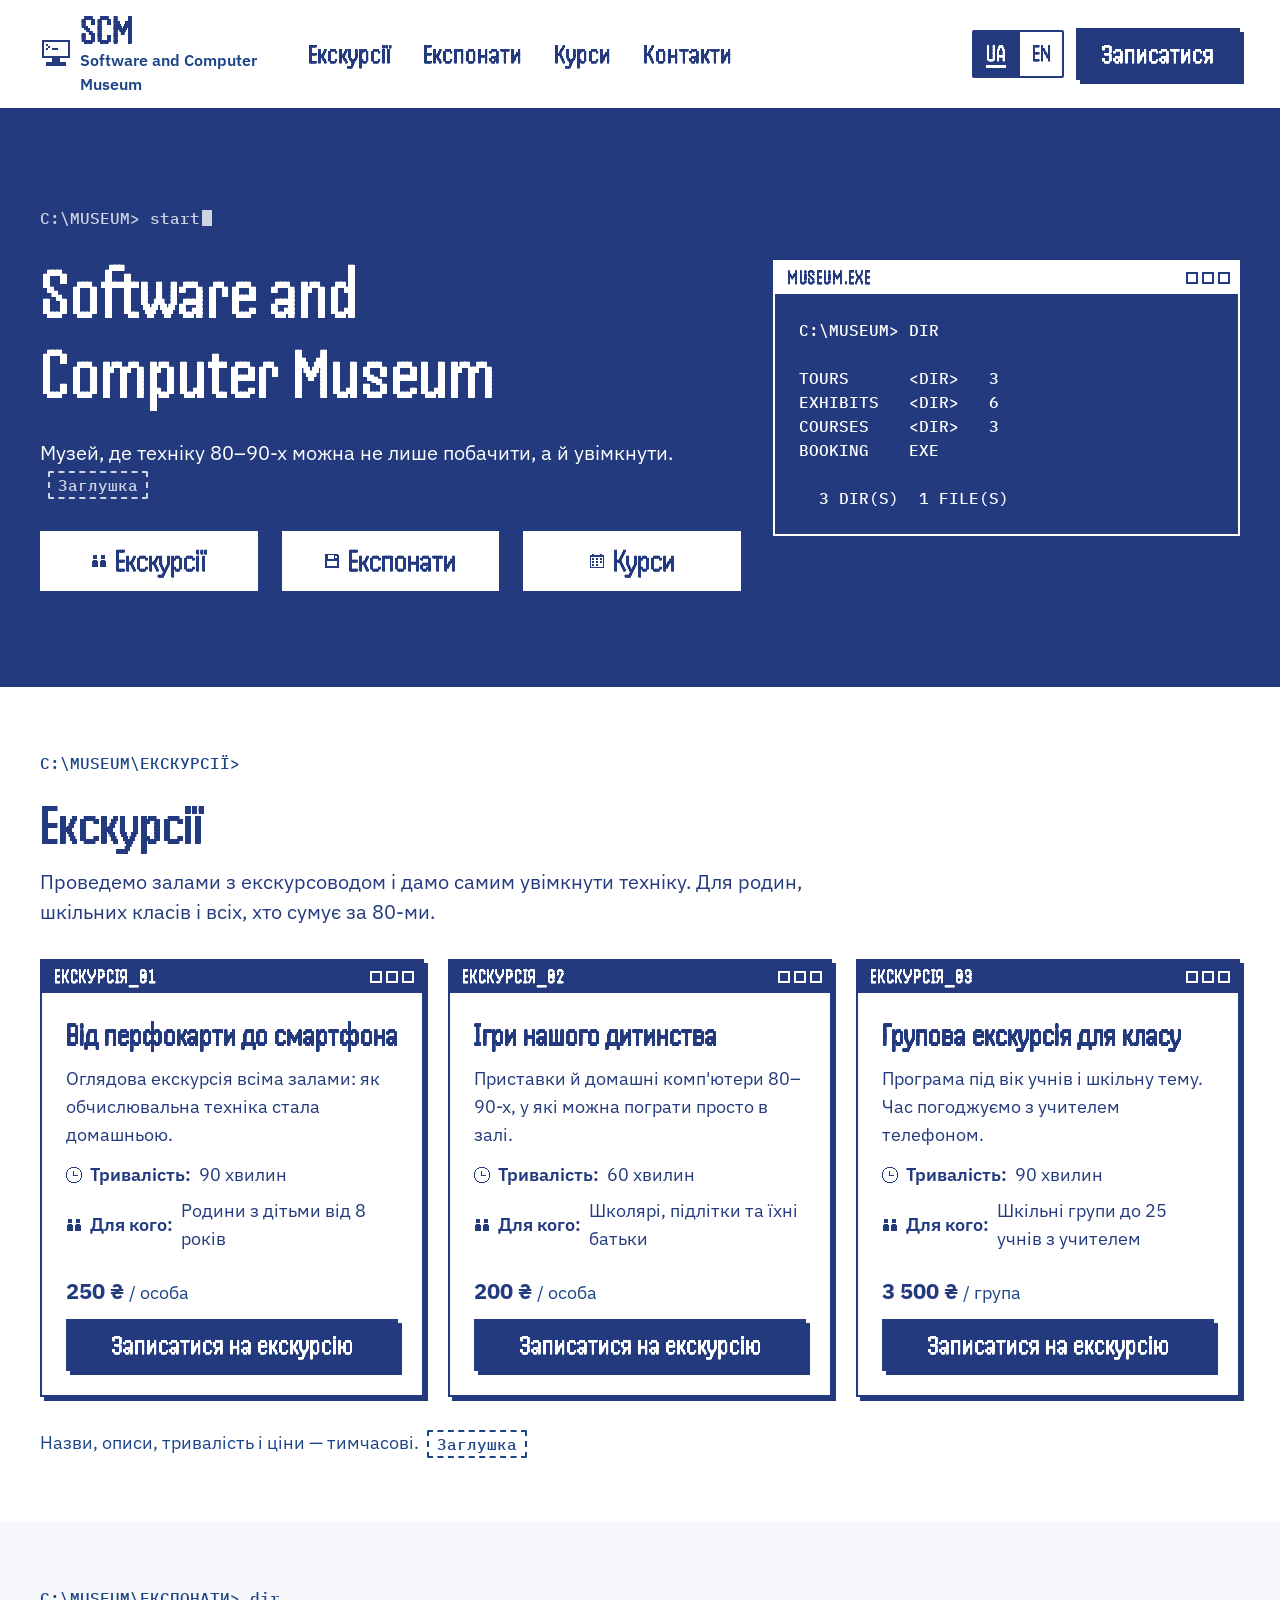
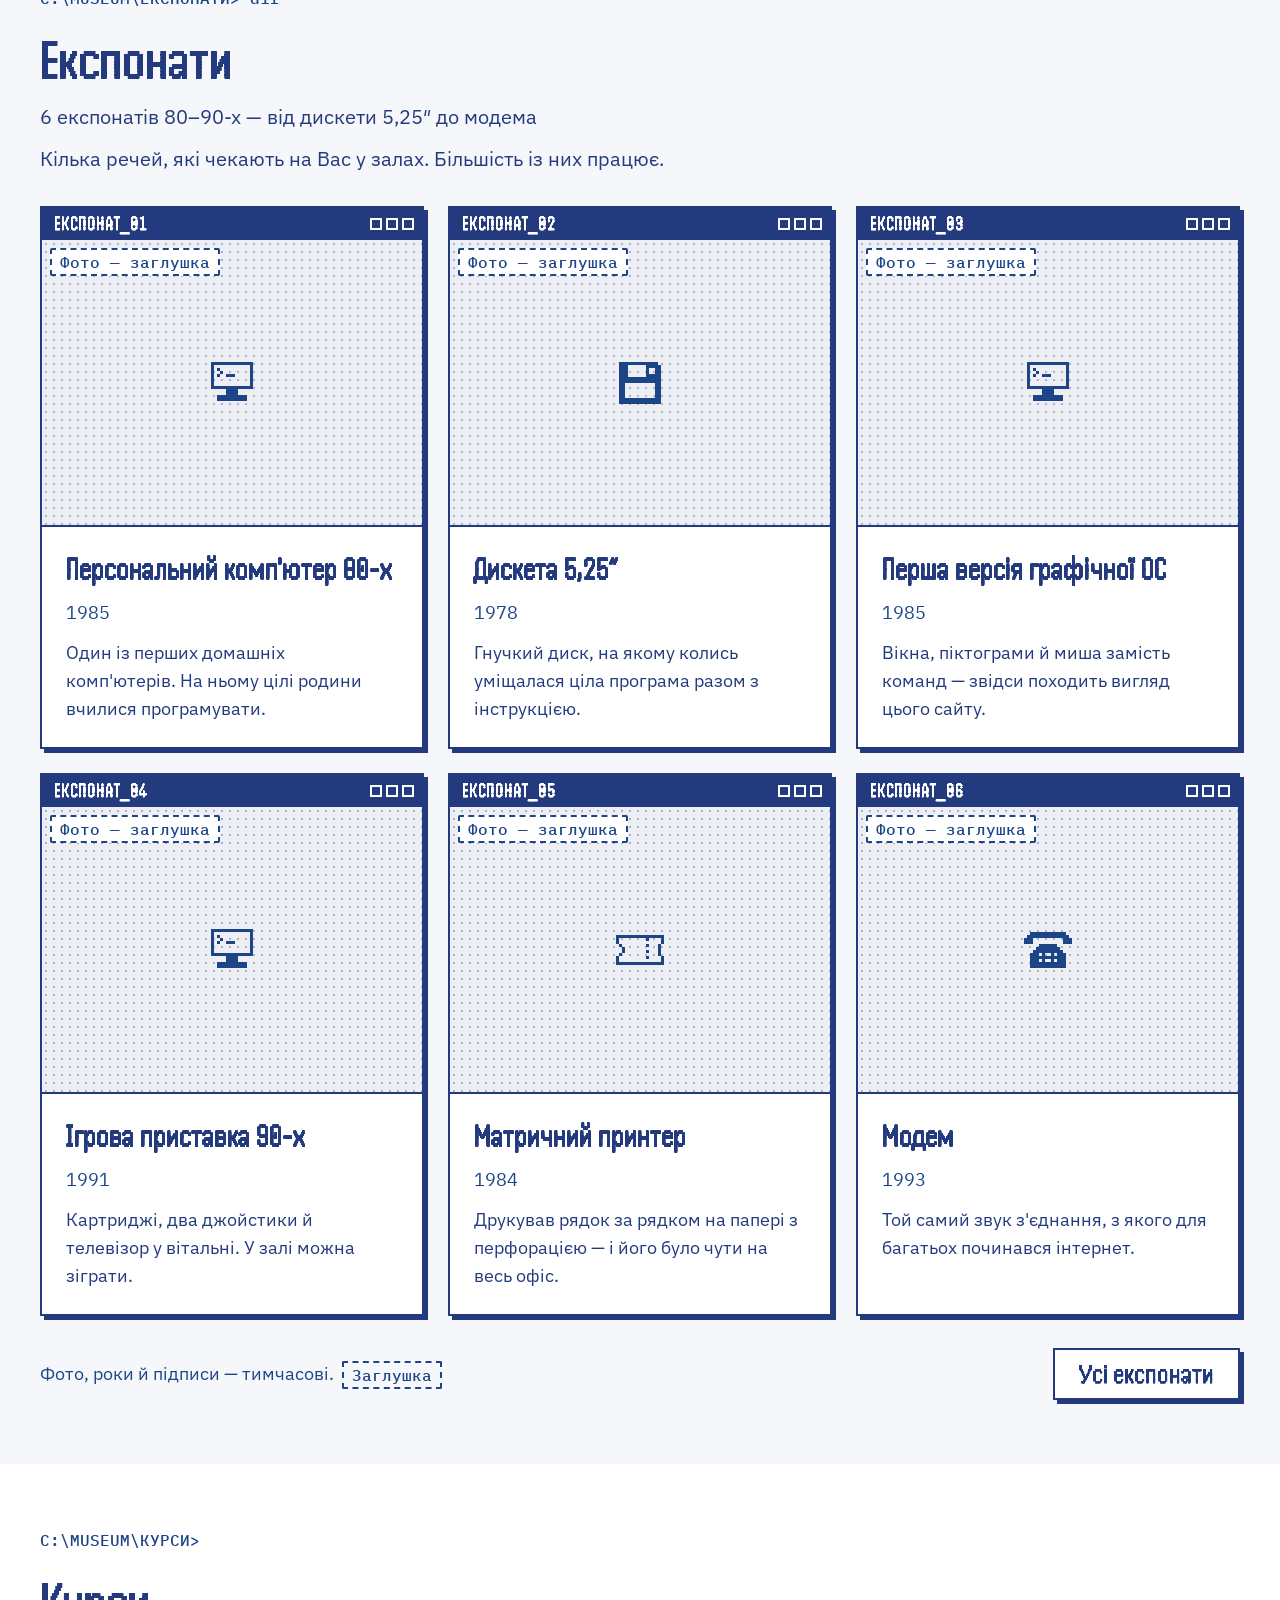
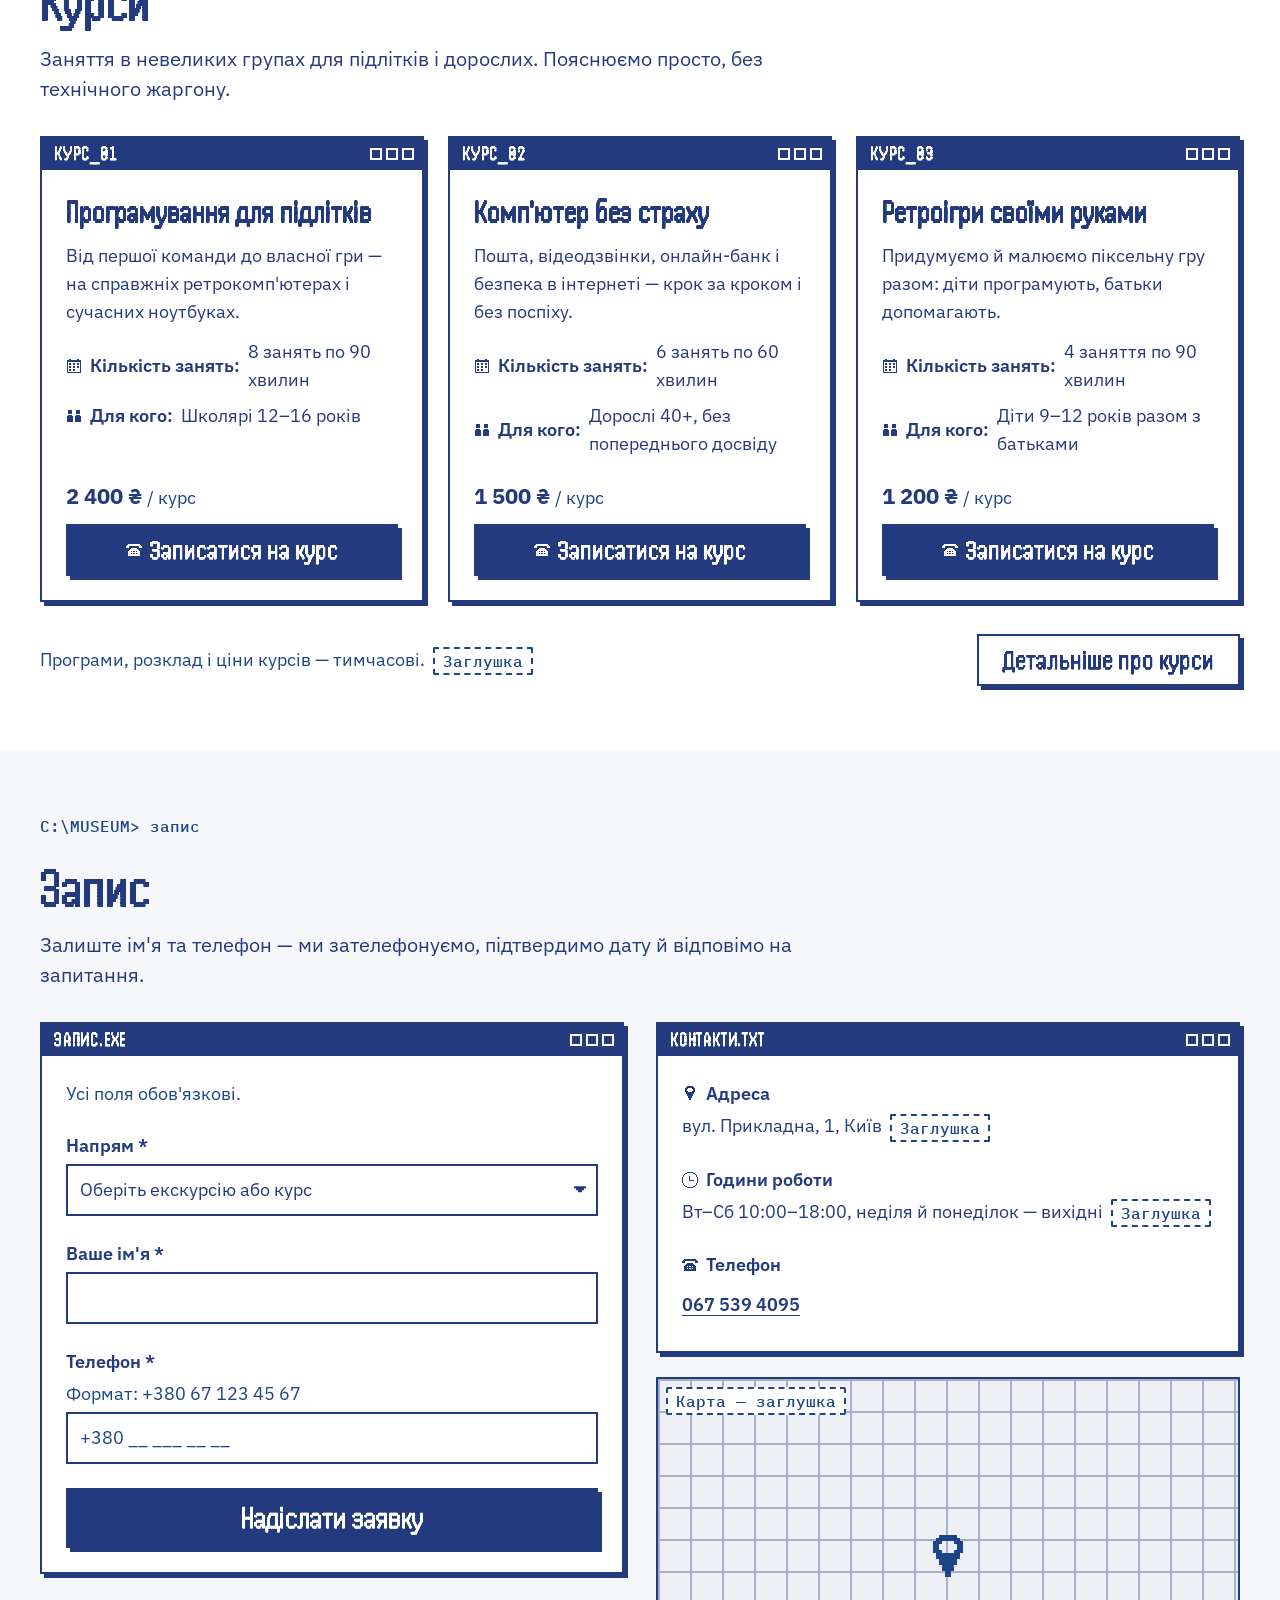
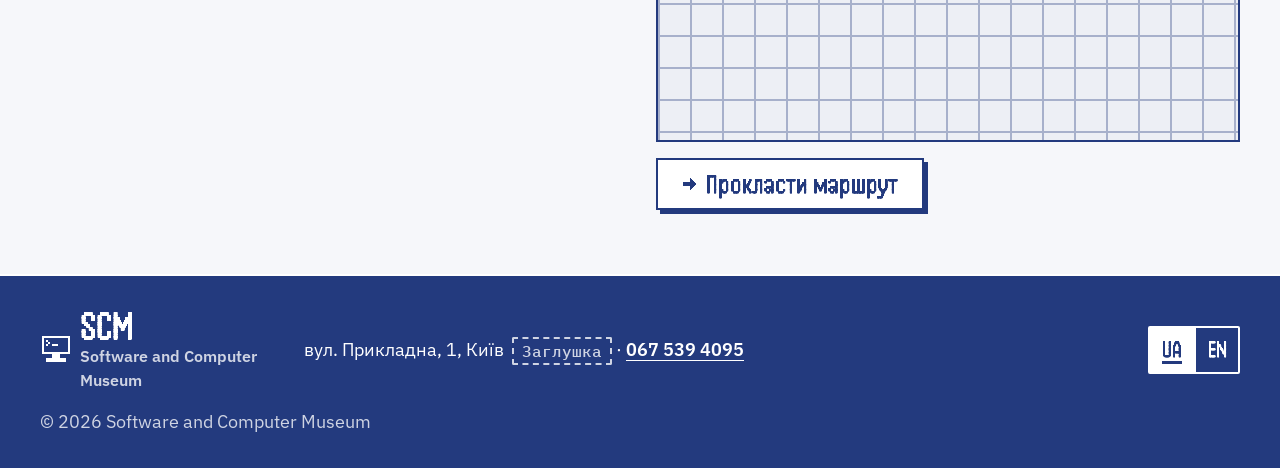
<file: index.html>
<!DOCTYPE html>
<html lang="uk">
<head>
<meta charset="utf-8">
<meta name="viewport" content="width=device-width, initial-scale=1">
<title>Software and Computer Museum — екскурсії, експонати, курси</title>
<meta name="description" content="Екскурсії, експонати й курси Software and Computer Museum: техніка 80–90-х, яку можна не лише побачити, а й увімкнути.">
<link rel="preload" href="assets/scm/fonts/Handjet-SemiBold.woff2" as="font" type="font/woff2" crossorigin>
<link rel="preload" href="assets/scm/fonts/Handjet-Medium.woff2" as="font" type="font/woff2" crossorigin>
<link rel="icon" href="assets/favicon.svg" type="image/svg+xml">
<link rel="icon" href="assets/favicon-32.png" sizes="32x32" type="image/png">
<link rel="apple-touch-icon" href="assets/apple-touch-icon.png">
<link rel="stylesheet" href="assets/scm/components/bundle.css">
<link rel="stylesheet" href="assets/css/page.css">
<script src="assets/js/site.js" defer></script>
</head>
<body>

<!-- Піксельні іконки дизайн-системи (сітка 16×16, колір — currentColor) -->
<svg width="0" height="0" style="position:absolute" aria-hidden="true" focusable="false">
  <symbol id="i-arrow-right" viewBox="0 0 16 16"><path fill="currentColor" d="M8 2h1v1h-1zM8 3h2v1h-2zM8 4h3v1h-3zM8 5h4v1h-4zM1 6h12v1h-12zM1 7h13v1h-13zM1 8h13v1h-13zM1 9h12v1h-12zM8 10h4v1h-4zM8 11h3v1h-3zM8 12h2v1h-2zM8 13h1v1h-1z"/></symbol>
  <symbol id="i-clock" viewBox="0 0 16 16"><path fill="currentColor" d="M5 0h6v1h-6zM3 1h2v1h-2zM11 1h2v1h-2zM2 2h1v1h-1zM13 2h1v1h-1zM1 3h1v1h-1zM14 3h1v1h-1zM1 4h1v1h-1zM7 4h1v1h-1zM14 4h1v1h-1zM0 5h1v1h-1zM7 5h1v1h-1zM15 5h1v1h-1zM0 6h1v1h-1zM7 6h1v1h-1zM15 6h1v1h-1zM0 7h1v1h-1zM7 7h1v1h-1zM15 7h1v1h-1zM0 8h1v1h-1zM7 8h5v1h-5zM15 8h1v1h-1zM0 9h1v1h-1zM15 9h1v1h-1zM0 10h1v1h-1zM15 10h1v1h-1zM1 11h1v1h-1zM14 11h1v1h-1zM1 12h1v1h-1zM14 12h1v1h-1zM2 13h1v1h-1zM13 13h1v1h-1zM3 14h2v1h-2zM11 14h2v1h-2zM5 15h6v1h-6z"/></symbol>
  <symbol id="i-people" viewBox="0 0 16 16"><path fill="currentColor" d="M2 2h4v1h-4zM10 2h4v1h-4zM2 3h4v1h-4zM10 3h4v1h-4zM2 4h4v1h-4zM10 4h4v1h-4zM2 5h4v1h-4zM10 5h4v1h-4zM2 7h4v1h-4zM10 7h4v1h-4zM1 8h6v1h-6zM9 8h6v1h-6zM1 9h6v1h-6zM9 9h6v1h-6zM1 10h6v1h-6zM9 10h6v1h-6zM1 11h6v1h-6zM9 11h6v1h-6zM1 12h6v1h-6zM9 12h6v1h-6zM1 13h6v1h-6zM9 13h6v1h-6z"/></symbol>
  <symbol id="i-ticket" viewBox="0 0 16 16"><path fill="currentColor" d="M0 3h16v1h-16zM0 4h1v1h-1zM10 4h1v1h-1zM15 4h1v1h-1zM0 5h1v1h-1zM15 5h1v1h-1zM1 6h1v1h-1zM10 6h1v1h-1zM14 6h1v1h-1zM2 7h1v1h-1zM14 7h1v1h-1zM2 8h1v1h-1zM10 8h1v1h-1zM14 8h1v1h-1zM1 9h1v1h-1zM14 9h1v1h-1zM0 10h1v1h-1zM10 10h1v1h-1zM15 10h1v1h-1zM0 11h1v1h-1zM15 11h1v1h-1zM0 12h16v1h-16z"/></symbol>
  <symbol id="i-phone" viewBox="0 0 16 16"><path fill="currentColor" d="M2 2h12v1h-12zM1 3h14v1h-14zM0 4h3v1h-3zM13 4h3v1h-3zM0 5h3v1h-3zM13 5h3v1h-3zM5 6h6v1h-6zM4 7h8v1h-8zM3 8h10v1h-10zM2 9h3v1h-3zM6 9h1v1h-1zM9 9h1v1h-1zM11 9h3v1h-3zM2 10h12v1h-12zM2 11h3v1h-3zM6 11h1v1h-1zM9 11h1v1h-1zM11 11h3v1h-3zM2 12h12v1h-12zM2 13h12v1h-12z"/></symbol>
  <symbol id="i-pin" viewBox="0 0 16 16"><path fill="currentColor" d="M5 0h6v1h-6zM4 1h8v1h-8zM3 2h3v1h-3zM10 2h3v1h-3zM3 3h2v1h-2zM11 3h2v1h-2zM3 4h2v1h-2zM11 4h2v1h-2zM3 5h3v1h-3zM10 5h3v1h-3zM4 6h8v1h-8zM4 7h8v1h-8zM5 8h6v1h-6zM5 9h6v1h-6zM6 10h4v1h-4zM6 11h4v1h-4zM7 12h2v1h-2zM7 13h2v1h-2z"/></symbol>
  <symbol id="i-calendar" viewBox="0 0 16 16"><path fill="currentColor" d="M3 1h2v1h-2zM11 1h2v1h-2zM1 2h14v1h-14zM1 3h14v1h-14zM1 4h1v1h-1zM14 4h1v1h-1zM1 5h1v1h-1zM3 5h2v1h-2zM7 5h2v1h-2zM11 5h2v1h-2zM14 5h1v1h-1zM1 6h1v1h-1zM3 6h2v1h-2zM7 6h2v1h-2zM11 6h2v1h-2zM14 6h1v1h-1zM1 7h1v1h-1zM14 7h1v1h-1zM1 8h1v1h-1zM3 8h2v1h-2zM7 8h2v1h-2zM11 8h2v1h-2zM14 8h1v1h-1zM1 9h1v1h-1zM3 9h2v1h-2zM7 9h2v1h-2zM11 9h2v1h-2zM14 9h1v1h-1zM1 10h1v1h-1zM14 10h1v1h-1zM1 11h1v1h-1zM3 11h2v1h-2zM7 11h2v1h-2zM14 11h1v1h-1zM1 12h1v1h-1zM3 12h2v1h-2zM7 12h2v1h-2zM14 12h1v1h-1zM1 13h1v1h-1zM14 13h1v1h-1zM1 14h14v1h-14z"/></symbol>
  <symbol id="i-check" viewBox="0 0 16 16"><path fill="currentColor" d="M12 4h2v1h-2zM11 5h2v1h-2zM10 6h2v1h-2zM1 7h2v1h-2zM9 7h2v1h-2zM2 8h2v1h-2zM8 8h2v1h-2zM3 9h2v1h-2zM7 9h2v1h-2zM4 10h4v1h-4zM5 11h2v1h-2z"/></symbol>
  <symbol id="i-alert" viewBox="0 0 16 16"><path fill="currentColor" d="M1 1h14v1h-14zM1 2h14v1h-14zM1 3h2v1h-2zM13 3h2v1h-2zM1 4h2v1h-2zM7 4h2v1h-2zM13 4h2v1h-2zM1 5h2v1h-2zM7 5h2v1h-2zM13 5h2v1h-2zM1 6h2v1h-2zM7 6h2v1h-2zM13 6h2v1h-2zM1 7h2v1h-2zM7 7h2v1h-2zM13 7h2v1h-2zM1 8h2v1h-2zM7 8h2v1h-2zM13 8h2v1h-2zM1 9h2v1h-2zM13 9h2v1h-2zM1 10h2v1h-2zM7 10h2v1h-2zM13 10h2v1h-2zM1 11h2v1h-2zM7 11h2v1h-2zM13 11h2v1h-2zM1 12h2v1h-2zM13 12h2v1h-2zM1 13h14v1h-14zM1 14h14v1h-14z"/></symbol>
  <symbol id="i-menu" viewBox="0 0 16 16"><path fill="currentColor" d="M1 3h14v1h-14zM1 4h14v1h-14zM1 7h14v1h-14zM1 8h14v1h-14zM1 11h14v1h-14zM1 12h14v1h-14z"/></symbol>
  <symbol id="i-floppy" viewBox="0 0 16 16"><path fill="currentColor" d="M1 1h13v1h-13zM1 2h3v1h-3zM10 2h5v1h-5zM1 3h3v1h-3zM10 3h1v1h-1zM13 3h2v1h-2zM1 4h3v1h-3zM10 4h1v1h-1zM13 4h2v1h-2zM1 5h3v1h-3zM10 5h5v1h-5zM1 6h14v1h-14zM1 7h14v1h-14zM1 8h2v1h-2zM13 8h2v1h-2zM1 9h2v1h-2zM13 9h2v1h-2zM1 10h2v1h-2zM13 10h2v1h-2zM1 11h2v1h-2zM13 11h2v1h-2zM1 12h2v1h-2zM13 12h2v1h-2zM1 13h14v1h-14zM1 14h14v1h-14z"/></symbol>
  <symbol id="i-monitor" viewBox="0 0 16 16"><path fill="currentColor" d="M1 1h14v1h-14zM1 2h1v1h-1zM14 2h1v1h-1zM1 3h1v1h-1zM3 3h1v1h-1zM14 3h1v1h-1zM1 4h1v1h-1zM4 4h1v1h-1zM14 4h1v1h-1zM1 5h1v1h-1zM3 5h1v1h-1zM6 5h3v1h-3zM14 5h1v1h-1zM1 6h1v1h-1zM14 6h1v1h-1zM1 7h1v1h-1zM14 7h1v1h-1zM1 8h1v1h-1zM14 8h1v1h-1zM1 9h14v1h-14zM6 10h4v1h-4zM6 11h4v1h-4zM3 12h10v1h-10zM3 13h10v1h-10z"/></symbol>
</svg>

<!-- 1. Шапка -->
<header class="scm-header" data-theme="light">
  <div class="scm-header__in">
    <a class="scm-wordmark" href="index.html" aria-label="Software and Computer Museum — на головну">
      <svg class="scm-icon" width="32" height="32" viewBox="0 0 16 16" shape-rendering="crispEdges" aria-hidden="true" focusable="false"><use href="#i-monitor"/></svg>
      <span><b>SCM</b><small>Software and Computer Museum</small></span>
    </a>
    <nav class="scm-header__nav" id="scm-nav" aria-label="Розділи сайту">
      <ul>
        <li><a href="index.html#excursions">Екскурсії</a></li>
        <li><a href="exhibits.html">Експонати</a></li>
        <li><a href="courses.html">Курси</a></li>
        <li><a href="index.html#contacts">Контакти</a></li>
      </ul>
    </nav>
    <div class="scm-header__tools">
      <div class="scm-lang" role="group" aria-label="Мова сайту">
        <button class="scm-lang__opt" type="button" lang="uk" data-lang="ua" aria-pressed="true">UA</button>
        <button class="scm-lang__opt" type="button" lang="en" data-lang="en" aria-pressed="false">EN</button>
      </div>
      <a class="scm-btn scm-btn--primary scm-btn--md scm-header__cta" href="index.html#booking"><span>Записатися</span></a>
      <button class="scm-header__menu" type="button" aria-expanded="false" aria-controls="scm-nav">
        <svg class="scm-icon" width="32" height="32" viewBox="0 0 16 16" shape-rendering="crispEdges" aria-hidden="true" focusable="false"><use href="#i-menu"/></svg>
        <span>Меню</span>
      </button>
    </div>
  </div>
</header>

<main>

<!-- 2. Перший екран -->
<section class="scm-hero" id="top" data-theme="inverse" aria-labelledby="hero-title">
  <div class="scm-hero__in hero-grid">
    <div class="hero-text">
      <p class="scm-prompt" aria-hidden="true">C:\MUSEUM&gt; start<span class="scm-cursor"></span></p>
      <h1 class="scm-display" id="hero-title">Software and Computer Museum</h1>
      <p class="scm-lead">Музей, де техніку 80–90-х можна не лише побачити, а й увімкнути.<span class="scm-badge" title="Тимчасовий вміст — замінити перед запуском">Заглушка</span></p>
      <nav class="scm-hero__links" aria-label="Напрями музею">
        <a class="scm-btn scm-btn--primary scm-btn--lg" href="#excursions"><svg class="scm-icon" width="16" height="16" viewBox="0 0 16 16" shape-rendering="crispEdges" aria-hidden="true" focusable="false"><use href="#i-people"/></svg><span>Екскурсії</span></a>
        <a class="scm-btn scm-btn--primary scm-btn--lg" href="#exhibits"><svg class="scm-icon" width="16" height="16" viewBox="0 0 16 16" shape-rendering="crispEdges" aria-hidden="true" focusable="false"><use href="#i-floppy"/></svg><span>Експонати</span></a>
        <a class="scm-btn scm-btn--primary scm-btn--lg" href="#courses"><svg class="scm-icon" width="16" height="16" viewBox="0 0 16 16" shape-rendering="crispEdges" aria-hidden="true" focusable="false"><use href="#i-calendar"/></svg><span>Курси</span></a>
      </nav>
    </div>
    <!-- Декоративне вікно-термінал (ретро-ефект 2 з 2); вужче за 1024px прибрано -->
    <div class="scm-window terminal" aria-hidden="true">
      <div class="scm-window__bar"><span class="scm-window__title">MUSEUM.EXE</span><span class="scm-window__ctrl" aria-hidden="true"><i></i><i></i><i></i></span></div>
      <div class="scm-window__body"><pre class="terminal__out">C:\MUSEUM&gt; DIR

TOURS      &lt;DIR&gt;   3
EXHIBITS   &lt;DIR&gt;   6
COURSES    &lt;DIR&gt;   3
BOOKING    EXE

  3 DIR(S)  1 FILE(S)</pre></div>
    </div>
  </div>
</section>

<!-- 3. Екскурсії -->
<section class="section" id="excursions" data-theme="light" aria-labelledby="excursions-title">
  <div class="page-container">
    <header class="scm-section-header section-head">
      <p class="scm-prompt" aria-hidden="true">C:\MUSEUM\ЕКСКУРСІЇ&gt;</p>
      <h2 class="scm-h2" id="excursions-title">Екскурсії</h2>
      <p class="scm-lead">Проведемо залами з екскурсоводом і дамо самим увімкнути техніку. Для родин, шкільних класів і всіх, хто сумує за 80-ми.</p>
    </header>
    <div class="scm-grid">

      <article class="scm-window scm-offer">
        <div class="scm-window__bar"><span class="scm-window__title">ЕКСКУРСІЯ_01</span><span class="scm-window__ctrl" aria-hidden="true"><i></i><i></i><i></i></span></div>
        <div class="scm-window__body">
          <h3 class="scm-window__heading">Від перфокарти до смартфона</h3>
          <p class="scm-offer__desc">Оглядова екскурсія всіма залами: як обчислювальна техніка стала домашньою.</p>
          <dl class="scm-facts">
            <div class="scm-facts__row"><svg class="scm-icon" width="16" height="16" viewBox="0 0 16 16" shape-rendering="crispEdges" aria-hidden="true" focusable="false"><use href="#i-clock"/></svg><dt>Тривалість</dt><dd>90 хвилин</dd></div>
            <div class="scm-facts__row"><svg class="scm-icon" width="16" height="16" viewBox="0 0 16 16" shape-rendering="crispEdges" aria-hidden="true" focusable="false"><use href="#i-people"/></svg><dt>Для кого</dt><dd>Родини з дітьми від 8 років</dd></div>
          </dl>
        </div>
        <div class="scm-window__footer">
          <p class="scm-price">250 ₴ <span class="scm-price__unit">/ особа</span></p>
          <a class="scm-btn scm-btn--primary scm-btn--md scm-btn--block" href="#booking" data-book="Екскурсія: Від перфокарти до смартфона" aria-label="Записатися на екскурсію «Від перфокарти до смартфона»"><span>Записатися на екскурсію</span></a>
        </div>
      </article>

      <article class="scm-window scm-offer">
        <div class="scm-window__bar"><span class="scm-window__title">ЕКСКУРСІЯ_02</span><span class="scm-window__ctrl" aria-hidden="true"><i></i><i></i><i></i></span></div>
        <div class="scm-window__body">
          <h3 class="scm-window__heading">Ігри нашого дитинства</h3>
          <p class="scm-offer__desc">Приставки й домашні комп'ютери 80–90-х, у які можна пограти просто в залі.</p>
          <dl class="scm-facts">
            <div class="scm-facts__row"><svg class="scm-icon" width="16" height="16" viewBox="0 0 16 16" shape-rendering="crispEdges" aria-hidden="true" focusable="false"><use href="#i-clock"/></svg><dt>Тривалість</dt><dd>60 хвилин</dd></div>
            <div class="scm-facts__row"><svg class="scm-icon" width="16" height="16" viewBox="0 0 16 16" shape-rendering="crispEdges" aria-hidden="true" focusable="false"><use href="#i-people"/></svg><dt>Для кого</dt><dd>Школярі, підлітки та їхні батьки</dd></div>
          </dl>
        </div>
        <div class="scm-window__footer">
          <p class="scm-price">200 ₴ <span class="scm-price__unit">/ особа</span></p>
          <a class="scm-btn scm-btn--primary scm-btn--md scm-btn--block" href="#booking" data-book="Екскурсія: Ігри нашого дитинства" aria-label="Записатися на екскурсію «Ігри нашого дитинства»"><span>Записатися на екскурсію</span></a>
        </div>
      </article>

      <article class="scm-window scm-offer">
        <div class="scm-window__bar"><span class="scm-window__title">ЕКСКУРСІЯ_03</span><span class="scm-window__ctrl" aria-hidden="true"><i></i><i></i><i></i></span></div>
        <div class="scm-window__body">
          <h3 class="scm-window__heading">Групова екскурсія для класу</h3>
          <p class="scm-offer__desc">Програма під вік учнів і шкільну тему. Час погоджуємо з учителем телефоном.</p>
          <dl class="scm-facts">
            <div class="scm-facts__row"><svg class="scm-icon" width="16" height="16" viewBox="0 0 16 16" shape-rendering="crispEdges" aria-hidden="true" focusable="false"><use href="#i-clock"/></svg><dt>Тривалість</dt><dd>90 хвилин</dd></div>
            <div class="scm-facts__row"><svg class="scm-icon" width="16" height="16" viewBox="0 0 16 16" shape-rendering="crispEdges" aria-hidden="true" focusable="false"><use href="#i-people"/></svg><dt>Для кого</dt><dd>Шкільні групи до 25 учнів з учителем</dd></div>
          </dl>
        </div>
        <div class="scm-window__footer">
          <p class="scm-price">3 500 ₴ <span class="scm-price__unit">/ група</span></p>
          <a class="scm-btn scm-btn--primary scm-btn--md scm-btn--block" href="#booking" data-book="Екскурсія: Групова екскурсія для класу" aria-label="Записатися на екскурсію «Групова екскурсія для класу»"><span>Записатися на екскурсію</span></a>
        </div>
      </article>

    </div>
    <p class="section-note">Назви, описи, тривалість і ціни — тимчасові.<span class="scm-badge" title="Тимчасовий вміст — замінити перед запуском">Заглушка</span></p>
  </div>
</section>

<!-- 4. Експонати -->
<section class="section section--alt" id="exhibits" data-theme="light" aria-labelledby="exhibits-title">
  <div class="page-container">
    <header class="scm-section-header section-head">
      <p class="scm-prompt" aria-hidden="true">C:\MUSEUM\ЕКСПОНАТИ&gt; dir</p>
      <h2 class="scm-h2" id="exhibits-title">Експонати</h2>
      <p class="scm-lead">6 експонатів 80–90-х — від дискети 5,25″ до модема</p>
      <p class="scm-lead">Кілька речей, які чекають на Вас у залах. Більшість із них працює.</p>
    </header>
    <div class="scm-grid">

      <article class="scm-window scm-exhibit">
        <div class="scm-window__bar"><span class="scm-window__title">ЕКСПОНАТ_01</span><span class="scm-window__ctrl" aria-hidden="true"><i></i><i></i><i></i></span></div>
        <div class="scm-photo"><div class="scm-photo__ph" role="img" aria-label="Персональний комп'ютер 80-х у залі музею: системний блок, клавіатура й монітор. Один з експонатів, які можна побачити наживо"><span class="scm-badge badge-corner" aria-hidden="true">Фото — заглушка</span><svg class="scm-icon" width="48" height="48" viewBox="0 0 16 16" shape-rendering="crispEdges" aria-hidden="true" focusable="false"><use href="#i-monitor"/></svg></div></div>
        <div class="scm-window__body">
          <h3 class="scm-window__heading">Персональний комп'ютер 80-х</h3>
          <p class="scm-exhibit__year">1985</p>
          <p class="scm-exhibit__caption">Один із перших домашніх комп'ютерів. На ньому цілі родини вчилися програмувати.</p>
        </div>
      </article>

      <article class="scm-window scm-exhibit">
        <div class="scm-window__bar"><span class="scm-window__title">ЕКСПОНАТ_02</span><span class="scm-window__ctrl" aria-hidden="true"><i></i><i></i><i></i></span></div>
        <div class="scm-photo"><div class="scm-photo__ph" role="img" aria-label="Дискета 5,25 дюйма в паперовому конверті. Показує, на чому колись зберігали й передавали програми"><span class="scm-badge badge-corner" aria-hidden="true">Фото — заглушка</span><svg class="scm-icon" width="48" height="48" viewBox="0 0 16 16" shape-rendering="crispEdges" aria-hidden="true" focusable="false"><use href="#i-floppy"/></svg></div></div>
        <div class="scm-window__body">
          <h3 class="scm-window__heading">Дискета 5,25″</h3>
          <p class="scm-exhibit__year">1978</p>
          <p class="scm-exhibit__caption">Гнучкий диск, на якому колись уміщалася ціла програма разом з інструкцією.</p>
        </div>
      </article>

      <article class="scm-window scm-exhibit">
        <div class="scm-window__bar"><span class="scm-window__title">ЕКСПОНАТ_03</span><span class="scm-window__ctrl" aria-hidden="true"><i></i><i></i><i></i></span></div>
        <div class="scm-photo"><div class="scm-photo__ph" role="img" aria-label="Екран першої графічної операційної системи з вікнами й піктограмами на комп'ютері з колекції музею. Саме з такого інтерфейсу походить вигляд цього сайту"><span class="scm-badge badge-corner" aria-hidden="true">Фото — заглушка</span><svg class="scm-icon" width="48" height="48" viewBox="0 0 16 16" shape-rendering="crispEdges" aria-hidden="true" focusable="false"><use href="#i-monitor"/></svg></div></div>
        <div class="scm-window__body">
          <h3 class="scm-window__heading">Перша версія графічної ОС</h3>
          <p class="scm-exhibit__year">1985</p>
          <p class="scm-exhibit__caption">Вікна, піктограми й миша замість команд — звідси походить вигляд цього сайту.</p>
        </div>
      </article>

      <article class="scm-window scm-exhibit">
        <div class="scm-window__bar"><span class="scm-window__title">ЕКСПОНАТ_04</span><span class="scm-window__ctrl" aria-hidden="true"><i></i><i></i><i></i></span></div>
        <div class="scm-photo"><div class="scm-photo__ph" role="img" aria-label="Ігрова приставка 90-х із двома джойстиками й картриджем. На ній можна зіграти просто в залі музею"><span class="scm-badge badge-corner" aria-hidden="true">Фото — заглушка</span><svg class="scm-icon" width="48" height="48" viewBox="0 0 16 16" shape-rendering="crispEdges" aria-hidden="true" focusable="false"><use href="#i-monitor"/></svg></div></div>
        <div class="scm-window__body">
          <h3 class="scm-window__heading">Ігрова приставка 90-х</h3>
          <p class="scm-exhibit__year">1991</p>
          <p class="scm-exhibit__caption">Картриджі, два джойстики й телевізор у вітальні. У залі можна зіграти.</p>
        </div>
      </article>

      <article class="scm-window scm-exhibit">
        <div class="scm-window__bar"><span class="scm-window__title">ЕКСПОНАТ_05</span><span class="scm-window__ctrl" aria-hidden="true"><i></i><i></i><i></i></span></div>
        <div class="scm-photo"><div class="scm-photo__ph" role="img" aria-label="Матричний принтер із заправленим папером з перфорацією по краях. Показує, як друкували документи в офісах 80-х"><span class="scm-badge badge-corner" aria-hidden="true">Фото — заглушка</span><svg class="scm-icon" width="48" height="48" viewBox="0 0 16 16" shape-rendering="crispEdges" aria-hidden="true" focusable="false"><use href="#i-ticket"/></svg></div></div>
        <div class="scm-window__body">
          <h3 class="scm-window__heading">Матричний принтер</h3>
          <p class="scm-exhibit__year">1984</p>
          <p class="scm-exhibit__caption">Друкував рядок за рядком на папері з перфорацією — і його було чути на весь офіс.</p>
        </div>
      </article>

      <article class="scm-window scm-exhibit">
        <div class="scm-window__bar"><span class="scm-window__title">ЕКСПОНАТ_06</span><span class="scm-window__ctrl" aria-hidden="true"><i></i><i></i><i></i></span></div>
        <div class="scm-photo"><div class="scm-photo__ph" role="img" aria-label="Зовнішній модем з індикаторами на передній панелі. Через такий пристрій комп'ютери 90-х під'єднувалися до інтернету телефонною лінією"><span class="scm-badge badge-corner" aria-hidden="true">Фото — заглушка</span><svg class="scm-icon" width="48" height="48" viewBox="0 0 16 16" shape-rendering="crispEdges" aria-hidden="true" focusable="false"><use href="#i-phone"/></svg></div></div>
        <div class="scm-window__body">
          <h3 class="scm-window__heading">Модем</h3>
          <p class="scm-exhibit__year">1993</p>
          <p class="scm-exhibit__caption">Той самий звук з'єднання, з якого для багатьох починався інтернет.</p>
        </div>
      </article>

    </div>
    <div class="section-footer">
      <p class="section-note">Фото, роки й підписи — тимчасові.<span class="scm-badge" title="Тимчасовий вміст — замінити перед запуском">Заглушка</span></p>
      <a class="scm-btn scm-btn--secondary scm-btn--md" href="exhibits.html"><span>Усі експонати</span></a>
    </div>
  </div>
</section>

<!-- 5. Курси -->
<section class="section" id="courses" data-theme="light" aria-labelledby="courses-title">
  <div class="page-container">
    <header class="scm-section-header section-head">
      <p class="scm-prompt" aria-hidden="true">C:\MUSEUM\КУРСИ&gt;</p>
      <h2 class="scm-h2" id="courses-title">Курси</h2>
      <p class="scm-lead">Заняття в невеликих групах для підлітків і дорослих. Пояснюємо просто, без технічного жаргону.</p>
    </header>
    <div class="scm-grid">

      <article class="scm-window scm-offer">
        <div class="scm-window__bar"><span class="scm-window__title">КУРС_01</span><span class="scm-window__ctrl" aria-hidden="true"><i></i><i></i><i></i></span></div>
        <div class="scm-window__body">
          <h3 class="scm-window__heading">Програмування для підлітків</h3>
          <p class="scm-offer__desc">Від першої команди до власної гри — на справжніх ретрокомп'ютерах і сучасних ноутбуках.</p>
          <dl class="scm-facts">
            <div class="scm-facts__row"><svg class="scm-icon" width="16" height="16" viewBox="0 0 16 16" shape-rendering="crispEdges" aria-hidden="true" focusable="false"><use href="#i-calendar"/></svg><dt>Кількість занять</dt><dd>8 занять по 90 хвилин</dd></div>
            <div class="scm-facts__row"><svg class="scm-icon" width="16" height="16" viewBox="0 0 16 16" shape-rendering="crispEdges" aria-hidden="true" focusable="false"><use href="#i-people"/></svg><dt>Для кого</dt><dd>Школярі 12–16 років</dd></div>
          </dl>
        </div>
        <div class="scm-window__footer">
          <p class="scm-price">2 400 ₴ <span class="scm-price__unit">/ курс</span></p>
          <a class="scm-btn scm-btn--primary scm-btn--md scm-btn--block" href="tel:+380675394095" aria-label="Записатися на курс «Програмування для підлітків»: зателефонувати 067 539 4095"><svg class="scm-icon" width="16" height="16" viewBox="0 0 16 16" shape-rendering="crispEdges" aria-hidden="true" focusable="false"><use href="#i-phone"/></svg><span>Записатися на курс</span></a>
        </div>
      </article>

      <article class="scm-window scm-offer">
        <div class="scm-window__bar"><span class="scm-window__title">КУРС_02</span><span class="scm-window__ctrl" aria-hidden="true"><i></i><i></i><i></i></span></div>
        <div class="scm-window__body">
          <h3 class="scm-window__heading">Комп'ютер без страху</h3>
          <p class="scm-offer__desc">Пошта, відеодзвінки, онлайн-банк і безпека в інтернеті — крок за кроком і без поспіху.</p>
          <dl class="scm-facts">
            <div class="scm-facts__row"><svg class="scm-icon" width="16" height="16" viewBox="0 0 16 16" shape-rendering="crispEdges" aria-hidden="true" focusable="false"><use href="#i-calendar"/></svg><dt>Кількість занять</dt><dd>6 занять по 60 хвилин</dd></div>
            <div class="scm-facts__row"><svg class="scm-icon" width="16" height="16" viewBox="0 0 16 16" shape-rendering="crispEdges" aria-hidden="true" focusable="false"><use href="#i-people"/></svg><dt>Для кого</dt><dd>Дорослі 40+, без попереднього досвіду</dd></div>
          </dl>
        </div>
        <div class="scm-window__footer">
          <p class="scm-price">1 500 ₴ <span class="scm-price__unit">/ курс</span></p>
          <a class="scm-btn scm-btn--primary scm-btn--md scm-btn--block" href="tel:+380675394095" aria-label="Записатися на курс «Комп'ютер без страху»: зателефонувати 067 539 4095"><svg class="scm-icon" width="16" height="16" viewBox="0 0 16 16" shape-rendering="crispEdges" aria-hidden="true" focusable="false"><use href="#i-phone"/></svg><span>Записатися на курс</span></a>
        </div>
      </article>

      <article class="scm-window scm-offer">
        <div class="scm-window__bar"><span class="scm-window__title">КУРС_03</span><span class="scm-window__ctrl" aria-hidden="true"><i></i><i></i><i></i></span></div>
        <div class="scm-window__body">
          <h3 class="scm-window__heading">Ретроігри своїми руками</h3>
          <p class="scm-offer__desc">Придумуємо й малюємо піксельну гру разом: діти програмують, батьки допомагають.</p>
          <dl class="scm-facts">
            <div class="scm-facts__row"><svg class="scm-icon" width="16" height="16" viewBox="0 0 16 16" shape-rendering="crispEdges" aria-hidden="true" focusable="false"><use href="#i-calendar"/></svg><dt>Кількість занять</dt><dd>4 заняття по 90 хвилин</dd></div>
            <div class="scm-facts__row"><svg class="scm-icon" width="16" height="16" viewBox="0 0 16 16" shape-rendering="crispEdges" aria-hidden="true" focusable="false"><use href="#i-people"/></svg><dt>Для кого</dt><dd>Діти 9–12 років разом з батьками</dd></div>
          </dl>
        </div>
        <div class="scm-window__footer">
          <p class="scm-price">1 200 ₴ <span class="scm-price__unit">/ курс</span></p>
          <a class="scm-btn scm-btn--primary scm-btn--md scm-btn--block" href="tel:+380675394095" aria-label="Записатися на курс «Ретроігри своїми руками»: зателефонувати 067 539 4095"><svg class="scm-icon" width="16" height="16" viewBox="0 0 16 16" shape-rendering="crispEdges" aria-hidden="true" focusable="false"><use href="#i-phone"/></svg><span>Записатися на курс</span></a>
        </div>
      </article>

    </div>
    <div class="section-footer">
      <p class="section-note">Програми, розклад і ціни курсів — тимчасові.<span class="scm-badge" title="Тимчасовий вміст — замінити перед запуском">Заглушка</span></p>
      <a class="scm-btn scm-btn--secondary scm-btn--md" href="courses.html"><span>Детальніше про курси</span></a>
    </div>
  </div>
</section>

<!-- 6–7. Форма запису й контакти -->
<section class="section section--alt" id="booking" data-theme="light" aria-labelledby="booking-title">
  <div class="page-container">
    <header class="scm-section-header section-head">
      <p class="scm-prompt" aria-hidden="true">C:\MUSEUM&gt; запис</p>
      <h2 class="scm-h2" id="booking-title">Запис</h2>
      <p class="scm-lead">Залиште ім'я та телефон — ми зателефонуємо, підтвердимо дату й відповімо на запитання.</p>
    </header>
    <div class="booking-grid">

      <div class="scm-window">
        <div class="scm-window__bar"><span class="scm-window__title">ЗАПИС.EXE</span><span class="scm-window__ctrl" aria-hidden="true"><i></i><i></i><i></i></span></div>
        <div class="scm-window__body">
          <form class="scm-form" id="booking-form" novalidate>
            <div class="scm-notice scm-notice--error" id="form-errors" role="alert" tabindex="-1" hidden>
              <svg class="scm-icon" width="32" height="32" viewBox="0 0 16 16" shape-rendering="crispEdges" aria-hidden="true" focusable="false"><use href="#i-alert"/></svg>
              <div><p class="scm-notice__title">Заявку не надіслано</p><p id="form-errors-text"></p></div>
            </div>
            <div class="scm-notice scm-notice--error" id="form-failed" role="alert" tabindex="-1" hidden>
              <svg class="scm-icon" width="32" height="32" viewBox="0 0 16 16" shape-rendering="crispEdges" aria-hidden="true" focusable="false"><use href="#i-alert"/></svg>
              <div><p class="scm-notice__title">Не вдалося надіслати заявку</p><p>Ваші дані збережено. Натисніть «Надіслати ще раз» або зателефонуйте нам: <a href="tel:+380675394095">067 539 4095</a>.</p></div>
            </div>

            <p class="form-required">Усі поля обов'язкові.</p>

            <div class="scm-field" id="field-dir">
              <label class="scm-field__label" for="f-dir">Напрям<span aria-hidden="true"> *</span></label>
              <div class="scm-select">
                <select class="scm-input" id="f-dir" name="direction" required aria-describedby="f-dir-note f-dir-err">
                  <option value="">Оберіть екскурсію або курс</option>
                  <optgroup label="Екскурсії">
                    <option value="Екскурсія: Від перфокарти до смартфона">Від перфокарти до смартфона</option>
                    <option value="Екскурсія: Ігри нашого дитинства">Ігри нашого дитинства</option>
                    <option value="Екскурсія: Групова екскурсія для класу">Групова екскурсія для класу</option>
                  </optgroup>
                  <optgroup label="Курси">
                    <option value="Курс: Програмування для підлітків">Програмування для підлітків</option>
                    <option value="Курс: Комп'ютер без страху">Комп'ютер без страху</option>
                    <option value="Курс: Ретроігри своїми руками">Ретроігри своїми руками</option>
                  </optgroup>
                </select>
              </div>
              <p class="field-note" id="f-dir-note" aria-live="polite"></p>
              <p class="scm-field__error" id="f-dir-err" hidden><svg class="scm-icon" width="16" height="16" viewBox="0 0 16 16" shape-rendering="crispEdges" role="img" aria-label="Помилка:"><use href="#i-alert"/></svg>Оберіть, куди бажаєте записатися</p>
            </div>

            <div class="scm-field" id="field-name">
              <label class="scm-field__label" for="f-name">Ваше ім'я<span aria-hidden="true"> *</span></label>
              <input class="scm-input" id="f-name" name="name" type="text" autocomplete="name" required aria-describedby="f-name-err">
              <p class="scm-field__error" id="f-name-err" hidden><svg class="scm-icon" width="16" height="16" viewBox="0 0 16 16" shape-rendering="crispEdges" role="img" aria-label="Помилка:"><use href="#i-alert"/></svg>Вкажіть, будь ласка, Ваше ім'я</p>
            </div>

            <div class="scm-field" id="field-phone">
              <label class="scm-field__label" for="f-phone">Телефон<span aria-hidden="true"> *</span></label>
              <p class="scm-field__hint" id="f-phone-hint">Формат: +380 67 123 45 67</p>
              <input class="scm-input" id="f-phone" name="phone" type="tel" inputmode="tel" autocomplete="tel" placeholder="+380 __ ___ __ __" required aria-describedby="f-phone-hint f-phone-err">
              <p class="scm-field__error" id="f-phone-err" hidden><svg class="scm-icon" width="16" height="16" viewBox="0 0 16 16" shape-rendering="crispEdges" role="img" aria-label="Помилка:"><use href="#i-alert"/></svg>Перевірте номер: він має починатися з +380 і містити 12 цифр</p>
            </div>

            <button class="scm-btn scm-btn--primary scm-btn--lg scm-btn--block" type="submit" id="form-submit"><span>Надіслати заявку</span></button>
          </form>

          <div class="scm-notice scm-notice--success" id="form-success" role="status" tabindex="-1" hidden>
            <svg class="scm-icon" width="32" height="32" viewBox="0 0 16 16" shape-rendering="crispEdges" aria-hidden="true" focusable="false"><use href="#i-check"/></svg>
            <div>
              <p class="scm-notice__title">Дякуємо!</p>
              <p><b>Заявку надіслано.</b> Ми зателефонуємо Вам найближчим часом.</p>
              <p class="scm-field__hint">Напрям: <span id="success-dir"></span></p>
              <button class="scm-btn scm-btn--secondary scm-btn--md" type="button" id="form-again"><span>Записатися ще раз</span></button>
            </div>
          </div>
        </div>
      </div>

      <div class="contacts" id="contacts">
        <h2 class="scm-h2 contacts__title">Контакти</h2>
        <div class="scm-window contacts-window">
          <div class="scm-window__bar" aria-hidden="true"><span class="scm-window__title">КОНТАКТИ.TXT</span><span class="scm-window__ctrl"><i></i><i></i><i></i></span></div>
          <div class="scm-window__body">
            <dl class="scm-contacts__list">
              <div>
                <dt><svg class="scm-icon" width="16" height="16" viewBox="0 0 16 16" shape-rendering="crispEdges" aria-hidden="true" focusable="false"><use href="#i-pin"/></svg>Адреса</dt>
                <dd>вул. Прикладна, 1, Київ<span class="scm-badge" title="Тимчасовий вміст — замінити перед запуском">Заглушка</span></dd>
              </div>
              <div>
                <dt><svg class="scm-icon" width="16" height="16" viewBox="0 0 16 16" shape-rendering="crispEdges" aria-hidden="true" focusable="false"><use href="#i-clock"/></svg>Години роботи</dt>
                <dd>Вт–Сб 10:00–18:00, неділя й понеділок — вихідні<span class="scm-badge" title="Тимчасовий вміст — замінити перед запуском">Заглушка</span></dd>
              </div>
              <div>
                <dt><svg class="scm-icon" width="16" height="16" viewBox="0 0 16 16" shape-rendering="crispEdges" aria-hidden="true" focusable="false"><use href="#i-phone"/></svg>Телефон</dt>
                <dd><a href="tel:+380675394095">067 539 4095</a></dd>
              </div>
            </dl>
          </div>
        </div>
        <div class="scm-map">
          <div class="scm-map__ph" role="img" aria-label="Карта з позначкою, де розташований музей, щоб зорієнтуватися, як до нього дістатися. Адреса — у розділі «Контакти», маршрут — за кнопкою «Прокласти маршрут» нижче">
            <span class="scm-badge badge-corner" aria-hidden="true">Карта — заглушка</span>
            <svg class="scm-icon" width="48" height="48" viewBox="0 0 16 16" shape-rendering="crispEdges" aria-hidden="true" focusable="false"><use href="#i-pin"/></svg>
          </div>
          <a class="scm-btn scm-btn--secondary scm-btn--md" href="https://www.google.com/maps/dir/?api=1&amp;destination=%D0%B2%D1%83%D0%BB.%20%D0%9F%D1%80%D0%B8%D0%BA%D0%BB%D0%B0%D0%B4%D0%BD%D0%B0%2C%201%2C%20%D0%9A%D0%B8%D1%97%D0%B2" target="_blank" rel="noopener" aria-label="Прокласти маршрут — карта відкриється в новій вкладці"><svg class="scm-icon" width="16" height="16" viewBox="0 0 16 16" shape-rendering="crispEdges" aria-hidden="true" focusable="false"><use href="#i-arrow-right"/></svg><span>Прокласти маршрут</span></a>
        </div>
      </div>

    </div>
  </div>
</section>

</main>

<!-- 8. Підвал -->
<footer class="scm-footer" data-theme="inverse">
  <div class="scm-footer__in">
    <a class="scm-wordmark" href="index.html" aria-label="Software and Computer Museum — на головну">
      <svg class="scm-icon" width="32" height="32" viewBox="0 0 16 16" shape-rendering="crispEdges" aria-hidden="true" focusable="false"><use href="#i-monitor"/></svg>
      <span><b>SCM</b><small>Software and Computer Museum</small></span>
    </a>
    <p class="scm-footer__contacts">вул. Прикладна, 1, Київ<span class="scm-badge" title="Тимчасовий вміст — замінити перед запуском">Заглушка</span> · <a href="tel:+380675394095">067 539 4095</a></p>
    <div class="scm-lang" role="group" aria-label="Мова сайту">
      <button class="scm-lang__opt" type="button" lang="uk" data-lang="ua" aria-pressed="true">UA</button>
      <button class="scm-lang__opt" type="button" lang="en" data-lang="en" aria-pressed="false">EN</button>
    </div>
    <p class="scm-footer__copy">© 2026 Software and Computer Museum</p>
  </div>
</footer>

</body>
</html>
</file>
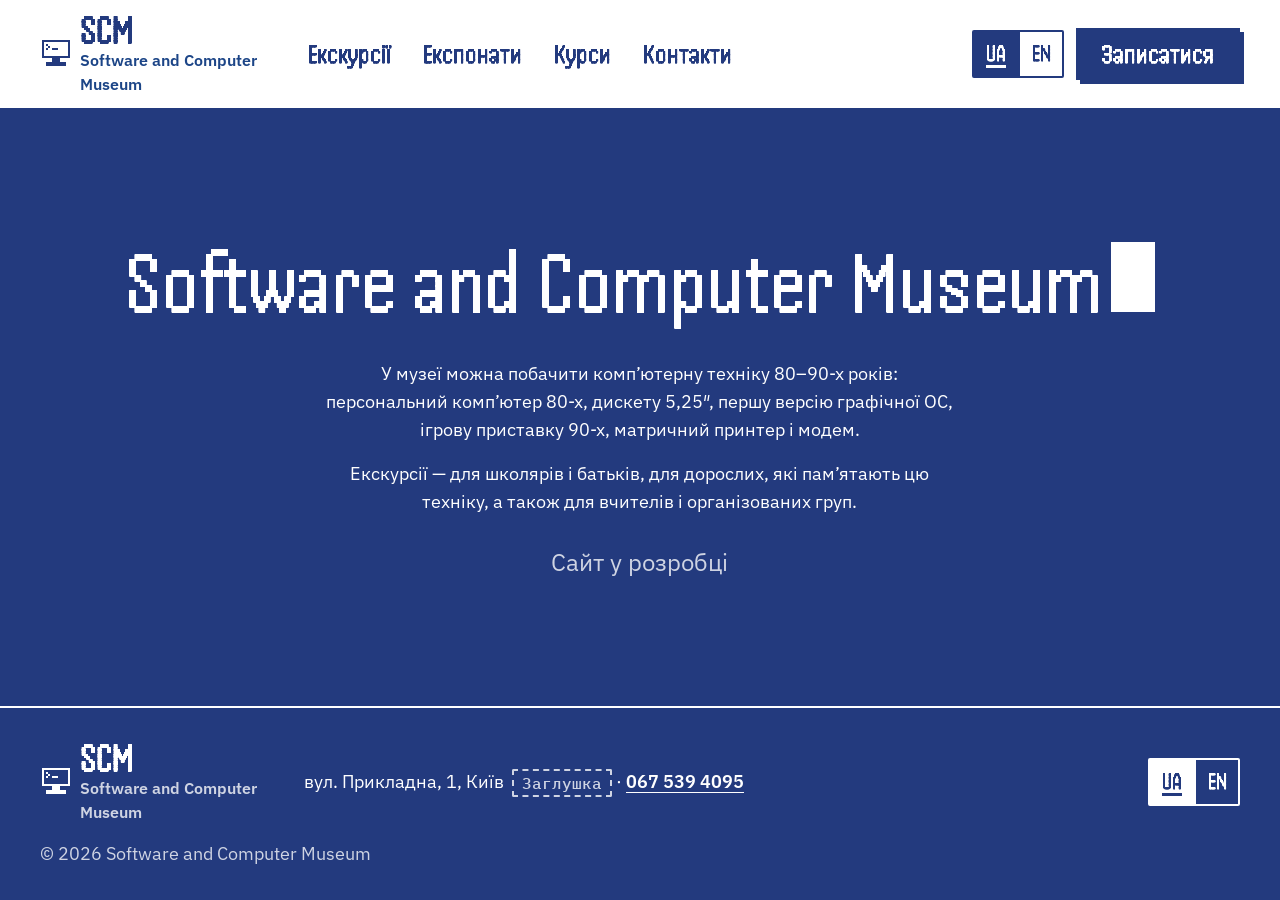
<file: coming-soon.html>
<!DOCTYPE html>
<html lang="uk">
<head>
<meta charset="utf-8">
<meta name="viewport" content="width=device-width, initial-scale=1">
<title>Software and Computer Museum — сайт у розробці</title>
<meta name="description" content="Сайт Software and Computer Museum у розробці.">
<link rel="preload" href="assets/scm/fonts/Handjet-SemiBold.woff2" as="font" type="font/woff2" crossorigin>
<link rel="preload" href="assets/scm/fonts/Handjet-Medium.woff2" as="font" type="font/woff2" crossorigin>
<link rel="icon" href="assets/favicon.svg" type="image/svg+xml">
<link rel="icon" href="assets/favicon-32.png" sizes="32x32" type="image/png">
<link rel="apple-touch-icon" href="assets/apple-touch-icon.png">
<link rel="stylesheet" href="assets/scm/components/bundle.css">
<link rel="stylesheet" href="assets/css/page.css">
<script src="assets/js/site.js" defer></script>
<style>
  /* Синій блок «у розробці» між шапкою й підвалом (як і раніше: 18 px текст, заголовок Handjet) */
  .soon-page { display: flex; flex-direction: column; min-height: 100vh; min-height: 100dvh; }
  .soon {
    flex: 1 0 auto;
    display: grid;
    place-items: center;
    padding: 24px 16px;
    text-align: center;
    background: var(--brand-primary);
    color: var(--white);
  }
  .soon h1 {
    font-family: var(--font-pixel);
    font-weight: 500;
    font-size: clamp(40px, 9vw, 88px);
    line-height: 1;
    letter-spacing: 0.01em;
    margin: 0;
    overflow-wrap: anywhere;
  }
  .soon .nowrap { white-space: nowrap; }
  .soon .about { max-width: 640px; margin: 32px auto 0; }
  .soon .about p { margin: 0; }
  .soon .about p + p { margin-top: 16px; }
  .soon .status { margin: 32px 0 0; font-size: clamp(18px, 2.4vw, 24px); color: var(--blue-200); }
  .soon .cursor {
    display: inline-block;
    width: 0.5em;
    height: 0.8em;
    margin-left: 0.1em;
    background: currentColor;
    vertical-align: baseline;
    animation: blink 1s steps(1) 5;
  }
  @keyframes blink { 50% { opacity: 0; } }
  @media (prefers-reduced-motion: reduce) {
    .soon .cursor { animation: none; }
  }
</style>
</head>
<body class="soon-page">

<!-- Піксельні іконки дизайн-системи (сітка 16×16, колір — currentColor) -->
<svg width="0" height="0" style="position:absolute" aria-hidden="true" focusable="false">
  <symbol id="i-menu" viewBox="0 0 16 16"><path fill="currentColor" d="M1 3h14v1h-14zM1 4h14v1h-14zM1 7h14v1h-14zM1 8h14v1h-14zM1 11h14v1h-14zM1 12h14v1h-14z"/></symbol>
  <symbol id="i-monitor" viewBox="0 0 16 16"><path fill="currentColor" d="M1 1h14v1h-14zM1 2h1v1h-1zM14 2h1v1h-1zM1 3h1v1h-1zM3 3h1v1h-1zM14 3h1v1h-1zM1 4h1v1h-1zM4 4h1v1h-1zM14 4h1v1h-1zM1 5h1v1h-1zM3 5h1v1h-1zM6 5h3v1h-3zM14 5h1v1h-1zM1 6h1v1h-1zM14 6h1v1h-1zM1 7h1v1h-1zM14 7h1v1h-1zM1 8h1v1h-1zM14 8h1v1h-1zM1 9h14v1h-14zM6 10h4v1h-4zM6 11h4v1h-4zM3 12h10v1h-10zM3 13h10v1h-10z"/></symbol>
</svg>

<!-- Шапка -->
<header class="scm-header" data-theme="light">
  <div class="scm-header__in">
    <a class="scm-wordmark" href="index.html" aria-label="Software and Computer Museum — на головну">
      <svg class="scm-icon" width="32" height="32" viewBox="0 0 16 16" shape-rendering="crispEdges" aria-hidden="true" focusable="false"><use href="#i-monitor"/></svg>
      <span><b>SCM</b><small>Software and Computer Museum</small></span>
    </a>
    <nav class="scm-header__nav" id="scm-nav" aria-label="Розділи сайту">
      <ul>
        <li><a href="index.html#excursions">Екскурсії</a></li>
        <li><a href="exhibits.html">Експонати</a></li>
        <li><a href="courses.html">Курси</a></li>
        <li><a href="index.html#contacts">Контакти</a></li>
      </ul>
    </nav>
    <div class="scm-header__tools">
      <div class="scm-lang" role="group" aria-label="Мова сайту">
        <button class="scm-lang__opt" type="button" lang="uk" data-lang="ua" aria-pressed="true">UA</button>
        <button class="scm-lang__opt" type="button" lang="en" data-lang="en" aria-pressed="false">EN</button>
      </div>
      <a class="scm-btn scm-btn--primary scm-btn--md scm-header__cta" href="index.html#booking"><span>Записатися</span></a>
      <button class="scm-header__menu" type="button" aria-expanded="false" aria-controls="scm-nav">
        <svg class="scm-icon" width="32" height="32" viewBox="0 0 16 16" shape-rendering="crispEdges" aria-hidden="true" focusable="false"><use href="#i-menu"/></svg>
        <span>Меню</span>
      </button>
    </div>
  </div>
</header>

<main class="soon" data-theme="inverse">
  <div>
    <h1>Software and Computer <span class="nowrap">Museum<span class="cursor" aria-hidden="true"></span></span></h1>
    <div class="about">
      <p>У музеї можна побачити комп’ютерну техніку 80–90-х років: персональний комп’ютер 80-х, дискету 5,25″, першу версію графічної ОС, ігрову приставку 90-х, матричний принтер і модем.</p>
      <p>Екскурсії — для школярів і батьків, для дорослих, які пам’ятають цю техніку, а також для вчителів і організованих груп.</p>
    </div>
    <p class="status">Сайт у розробці</p>
  </div>
</main>

<!-- Підвал -->
<footer class="scm-footer" data-theme="inverse">
  <div class="scm-footer__in">
    <a class="scm-wordmark" href="index.html" aria-label="Software and Computer Museum — на головну">
      <svg class="scm-icon" width="32" height="32" viewBox="0 0 16 16" shape-rendering="crispEdges" aria-hidden="true" focusable="false"><use href="#i-monitor"/></svg>
      <span><b>SCM</b><small>Software and Computer Museum</small></span>
    </a>
    <p class="scm-footer__contacts">вул. Прикладна, 1, Київ<span class="scm-badge" title="Тимчасовий вміст — замінити перед запуском">Заглушка</span> · <a href="tel:+380675394095">067 539 4095</a></p>
    <div class="scm-lang" role="group" aria-label="Мова сайту">
      <button class="scm-lang__opt" type="button" lang="uk" data-lang="ua" aria-pressed="true">UA</button>
      <button class="scm-lang__opt" type="button" lang="en" data-lang="en" aria-pressed="false">EN</button>
    </div>
    <p class="scm-footer__copy">© 2026 Software and Computer Museum</p>
  </div>
</footer>

</body>
</html>
</file>
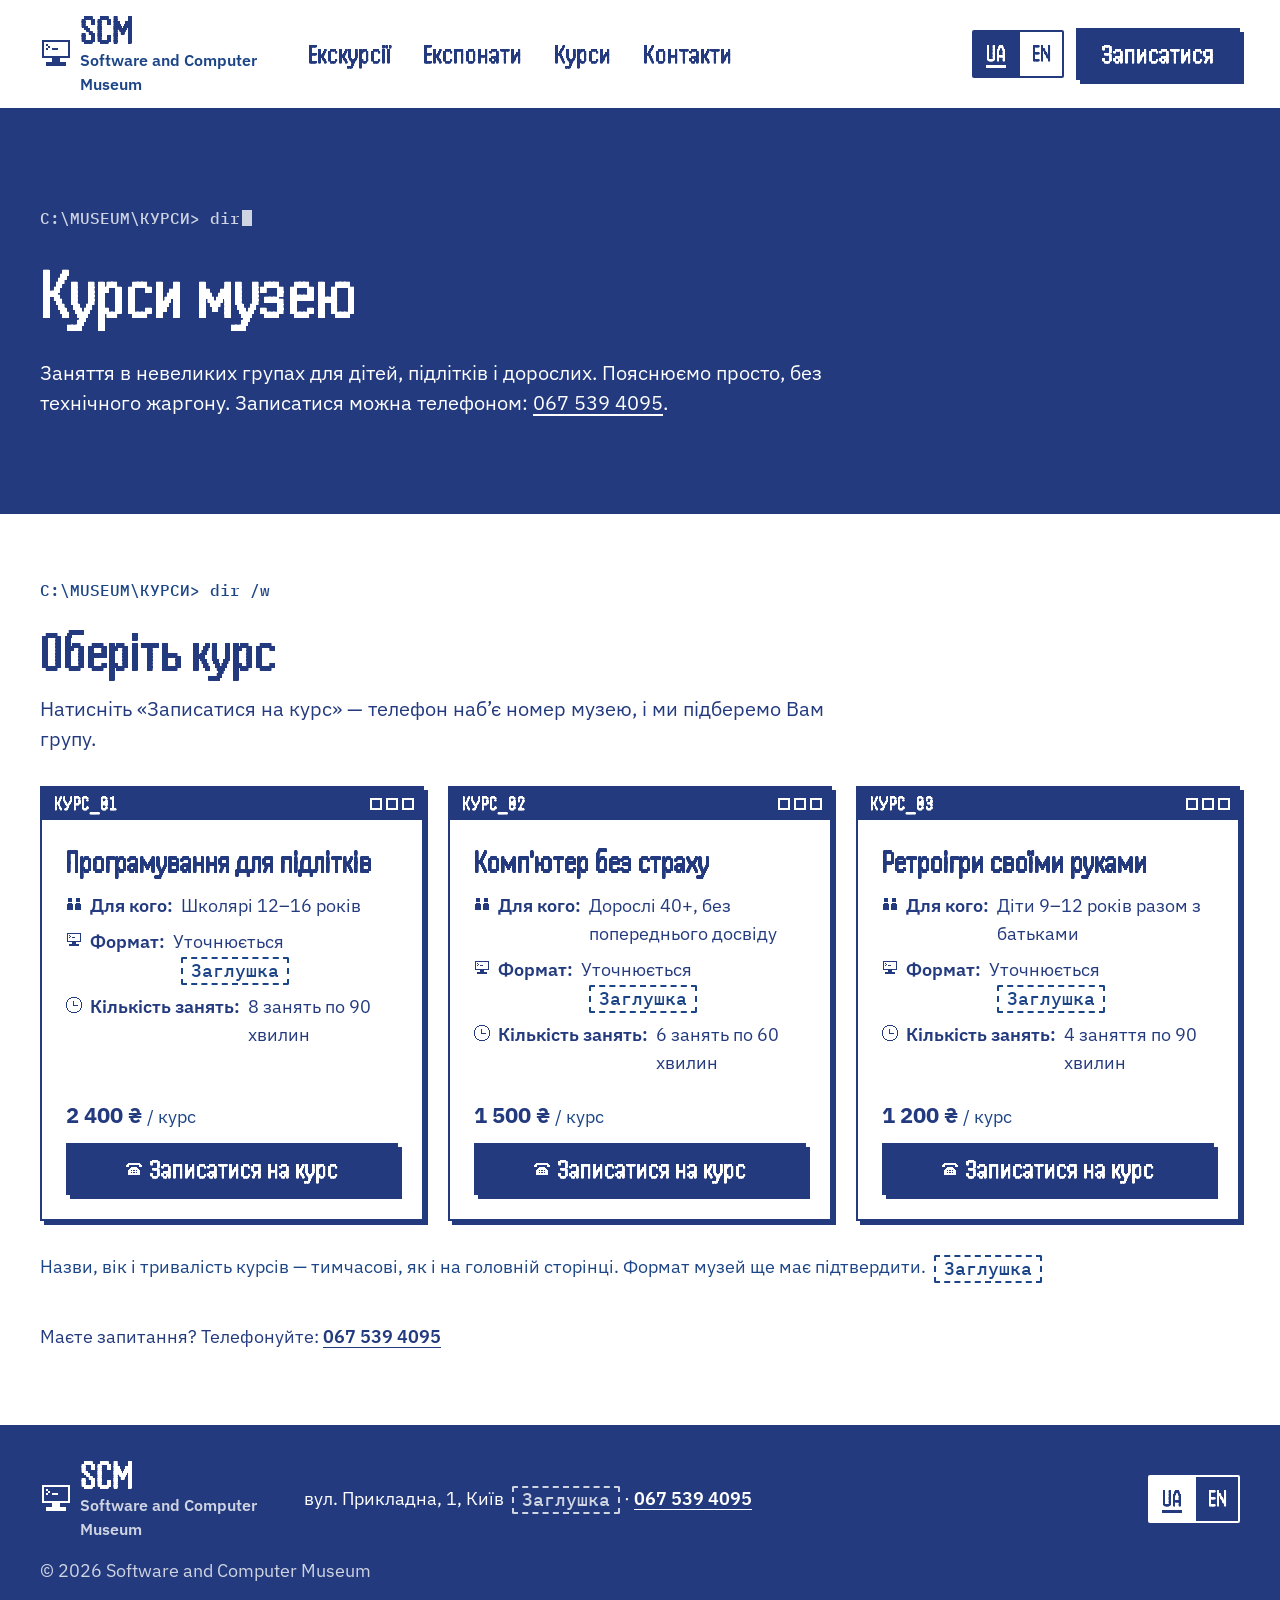
<file: courses-free.html>
<!DOCTYPE html>
<html lang="uk">
<head>
<meta charset="utf-8">
<meta name="viewport" content="width=device-width, initial-scale=1">
<title>Курси музею — Software and Computer Museum</title>
<meta name="description" content="Курси Software and Computer Museum для дітей, підлітків і дорослих. Запис телефоном: 067 539 4095.">
<link rel="preload" href="assets/scm/fonts/Handjet-SemiBold.woff2" as="font" type="font/woff2" crossorigin>
<link rel="preload" href="assets/scm/fonts/Handjet-Medium.woff2" as="font" type="font/woff2" crossorigin>
<link rel="icon" href="assets/favicon.svg" type="image/svg+xml">
<link rel="icon" href="assets/favicon-32.png" sizes="32x32" type="image/png">
<link rel="apple-touch-icon" href="assets/apple-touch-icon.png">
<link rel="stylesheet" href="assets/scm/components/bundle.css">
<link rel="stylesheet" href="assets/css/page.css">
<link rel="stylesheet" href="assets/css/courses-free.css">
<script src="assets/js/site.js" defer></script>
</head>
<body class="free-courses">

<!-- Піксельні іконки дизайн-системи (сітка 16×16, колір — currentColor) -->
<svg width="0" height="0" style="position:absolute" aria-hidden="true" focusable="false">
  <symbol id="i-clock" viewBox="0 0 16 16"><path fill="currentColor" d="M5 0h6v1h-6zM3 1h2v1h-2zM11 1h2v1h-2zM2 2h1v1h-1zM13 2h1v1h-1zM1 3h1v1h-1zM14 3h1v1h-1zM1 4h1v1h-1zM7 4h1v1h-1zM14 4h1v1h-1zM0 5h1v1h-1zM7 5h1v1h-1zM15 5h1v1h-1zM0 6h1v1h-1zM7 6h1v1h-1zM15 6h1v1h-1zM0 7h1v1h-1zM7 7h1v1h-1zM15 7h1v1h-1zM0 8h1v1h-1zM7 8h5v1h-5zM15 8h1v1h-1zM0 9h1v1h-1zM15 9h1v1h-1zM0 10h1v1h-1zM15 10h1v1h-1zM1 11h1v1h-1zM14 11h1v1h-1zM1 12h1v1h-1zM14 12h1v1h-1zM2 13h1v1h-1zM13 13h1v1h-1zM3 14h2v1h-2zM11 14h2v1h-2zM5 15h6v1h-6z"/></symbol>
  <symbol id="i-people" viewBox="0 0 16 16"><path fill="currentColor" d="M2 2h4v1h-4zM10 2h4v1h-4zM2 3h4v1h-4zM10 3h4v1h-4zM2 4h4v1h-4zM10 4h4v1h-4zM2 5h4v1h-4zM10 5h4v1h-4zM2 7h4v1h-4zM10 7h4v1h-4zM1 8h6v1h-6zM9 8h6v1h-6zM1 9h6v1h-6zM9 9h6v1h-6zM1 10h6v1h-6zM9 10h6v1h-6zM1 11h6v1h-6zM9 11h6v1h-6zM1 12h6v1h-6zM9 12h6v1h-6zM1 13h6v1h-6zM9 13h6v1h-6z"/></symbol>
  <symbol id="i-phone" viewBox="0 0 16 16"><path fill="currentColor" d="M2 2h12v1h-12zM1 3h14v1h-14zM0 4h3v1h-3zM13 4h3v1h-3zM0 5h3v1h-3zM13 5h3v1h-3zM5 6h6v1h-6zM4 7h8v1h-8zM3 8h10v1h-10zM2 9h3v1h-3zM6 9h1v1h-1zM9 9h1v1h-1zM11 9h3v1h-3zM2 10h12v1h-12zM2 11h3v1h-3zM6 11h1v1h-1zM9 11h1v1h-1zM11 11h3v1h-3zM2 12h12v1h-12zM2 13h12v1h-12z"/></symbol>
  <symbol id="i-calendar" viewBox="0 0 16 16"><path fill="currentColor" d="M3 1h2v1h-2zM11 1h2v1h-2zM1 2h14v1h-14zM1 3h14v1h-14zM1 4h1v1h-1zM14 4h1v1h-1zM1 5h1v1h-1zM3 5h2v1h-2zM7 5h2v1h-2zM11 5h2v1h-2zM14 5h1v1h-1zM1 6h1v1h-1zM3 6h2v1h-2zM7 6h2v1h-2zM11 6h2v1h-2zM14 6h1v1h-1zM1 7h1v1h-1zM14 7h1v1h-1zM1 8h1v1h-1zM3 8h2v1h-2zM7 8h2v1h-2zM11 8h2v1h-2zM14 8h1v1h-1zM1 9h1v1h-1zM3 9h2v1h-2zM7 9h2v1h-2zM11 9h2v1h-2zM14 9h1v1h-1zM1 10h1v1h-1zM14 10h1v1h-1zM1 11h1v1h-1zM3 11h2v1h-2zM7 11h2v1h-2zM14 11h1v1h-1zM1 12h1v1h-1zM3 12h2v1h-2zM7 12h2v1h-2zM14 12h1v1h-1zM1 13h1v1h-1zM14 13h1v1h-1zM1 14h14v1h-14z"/></symbol>
  <symbol id="i-menu" viewBox="0 0 16 16"><path fill="currentColor" d="M1 3h14v1h-14zM1 4h14v1h-14zM1 7h14v1h-14zM1 8h14v1h-14zM1 11h14v1h-14zM1 12h14v1h-14z"/></symbol>
  <symbol id="i-monitor" viewBox="0 0 16 16"><path fill="currentColor" d="M1 1h14v1h-14zM1 2h1v1h-1zM14 2h1v1h-1zM1 3h1v1h-1zM3 3h1v1h-1zM14 3h1v1h-1zM1 4h1v1h-1zM4 4h1v1h-1zM14 4h1v1h-1zM1 5h1v1h-1zM3 5h1v1h-1zM6 5h3v1h-3zM14 5h1v1h-1zM1 6h1v1h-1zM14 6h1v1h-1zM1 7h1v1h-1zM14 7h1v1h-1zM1 8h1v1h-1zM14 8h1v1h-1zM1 9h14v1h-14zM6 10h4v1h-4zM6 11h4v1h-4zM3 12h10v1h-10zM3 13h10v1h-10z"/></symbol>
</svg>

<!-- Шапка -->
<header class="scm-header" data-theme="light">
  <div class="scm-header__in">
    <a class="scm-wordmark" href="index.html" aria-label="Software and Computer Museum — на головну">
      <svg class="scm-icon" width="32" height="32" viewBox="0 0 16 16" shape-rendering="crispEdges" aria-hidden="true" focusable="false"><use href="#i-monitor"/></svg>
      <span><b>SCM</b><small>Software and Computer Museum</small></span>
    </a>
    <nav class="scm-header__nav" id="scm-nav" aria-label="Розділи сайту">
      <ul>
        <li><a href="index.html#excursions">Екскурсії</a></li>
        <li><a href="exhibits.html">Експонати</a></li>
        <li><a href="courses.html">Курси</a></li>
        <li><a href="index.html#contacts">Контакти</a></li>
      </ul>
    </nav>
    <div class="scm-header__tools">
      <div class="scm-lang" role="group" aria-label="Мова сайту">
        <button class="scm-lang__opt" type="button" lang="uk" data-lang="ua" aria-pressed="true">UA</button>
        <button class="scm-lang__opt" type="button" lang="en" data-lang="en" aria-pressed="false">EN</button>
      </div>
      <a class="scm-btn scm-btn--primary scm-btn--md scm-header__cta" href="index.html#booking"><span>Записатися</span></a>
      <button class="scm-header__menu" type="button" aria-expanded="false" aria-controls="scm-nav">
        <svg class="scm-icon" width="32" height="32" viewBox="0 0 16 16" shape-rendering="crispEdges" aria-hidden="true" focusable="false"><use href="#i-menu"/></svg>
        <span>Меню</span>
      </button>
    </div>
  </div>
</header>

<main>

<!-- Перший екран -->
<section class="scm-hero" id="top" data-theme="inverse" aria-labelledby="hero-title">
  <div class="scm-hero__in hero-text">
    <p class="scm-prompt" aria-hidden="true">C:\MUSEUM\КУРСИ&gt; dir<span class="scm-cursor"></span></p>
    <h1 class="scm-display" id="hero-title">Курси музею</h1>
    <p class="scm-lead">Заняття в невеликих групах для дітей, підлітків і дорослих. Пояснюємо просто, без технічного жаргону. Записатися можна телефоном: <a href="tel:+380675394095">067 539 4095</a>.</p>
  </div>
</section>

<!-- Курси -->
<section class="section" id="courses" data-theme="light" aria-labelledby="courses-title">
  <div class="page-container">
    <header class="scm-section-header section-head">
      <p class="scm-prompt" aria-hidden="true">C:\MUSEUM\КУРСИ&gt; dir /w</p>
      <h2 class="scm-h2" id="courses-title">Оберіть курс</h2>
      <p class="scm-lead">Натисніть «Записатися на курс» — телефон наб’є номер музею, і ми підберемо Вам групу.</p>
    </header>

    <div class="scm-grid">

      <article class="scm-window scm-offer" aria-labelledby="c1-title">
        <div class="scm-window__bar"><span class="scm-window__title">КУРС_01</span><span class="scm-window__ctrl" aria-hidden="true"><i></i><i></i><i></i></span></div>
        <div class="scm-window__body">
          <h3 class="scm-window__heading" id="c1-title">Програмування для підлітків</h3>
          <dl class="scm-facts">
            <div class="scm-facts__row"><svg class="scm-icon" width="16" height="16" viewBox="0 0 16 16" shape-rendering="crispEdges" aria-hidden="true" focusable="false"><use href="#i-people"/></svg><dt>Для кого</dt><dd>Школярі 12–16 років</dd></div>
            <div class="scm-facts__row"><svg class="scm-icon" width="16" height="16" viewBox="0 0 16 16" shape-rendering="crispEdges" aria-hidden="true" focusable="false"><use href="#i-monitor"/></svg><dt>Формат</dt><dd>Уточнюється<span class="scm-badge" title="Тимчасовий вміст — замінити перед запуском">Заглушка</span></dd></div>
            <div class="scm-facts__row"><svg class="scm-icon" width="16" height="16" viewBox="0 0 16 16" shape-rendering="crispEdges" aria-hidden="true" focusable="false"><use href="#i-clock"/></svg><dt>Кількість занять</dt><dd>8 занять по 90 хвилин</dd></div>
          </dl>
        </div>
        <div class="scm-window__footer">
          <p class="scm-price">2 400 ₴ <span class="scm-price__unit">/ курс</span></p>
          <a class="scm-btn scm-btn--primary scm-btn--md scm-btn--block course-call" href="tel:+380675394095" aria-label="Записатися на курс «Програмування для підлітків»: зателефонувати 067 539 4095"><svg class="scm-icon" width="16" height="16" viewBox="0 0 16 16" shape-rendering="crispEdges" aria-hidden="true" focusable="false"><use href="#i-phone"/></svg><span>Записатися на курс</span></a>
        </div>
      </article>

      <article class="scm-window scm-offer" aria-labelledby="c2-title">
        <div class="scm-window__bar"><span class="scm-window__title">КУРС_02</span><span class="scm-window__ctrl" aria-hidden="true"><i></i><i></i><i></i></span></div>
        <div class="scm-window__body">
          <h3 class="scm-window__heading" id="c2-title">Комп'ютер без страху</h3>
          <dl class="scm-facts">
            <div class="scm-facts__row"><svg class="scm-icon" width="16" height="16" viewBox="0 0 16 16" shape-rendering="crispEdges" aria-hidden="true" focusable="false"><use href="#i-people"/></svg><dt>Для кого</dt><dd>Дорослі 40+, без попереднього досвіду</dd></div>
            <div class="scm-facts__row"><svg class="scm-icon" width="16" height="16" viewBox="0 0 16 16" shape-rendering="crispEdges" aria-hidden="true" focusable="false"><use href="#i-monitor"/></svg><dt>Формат</dt><dd>Уточнюється<span class="scm-badge" title="Тимчасовий вміст — замінити перед запуском">Заглушка</span></dd></div>
            <div class="scm-facts__row"><svg class="scm-icon" width="16" height="16" viewBox="0 0 16 16" shape-rendering="crispEdges" aria-hidden="true" focusable="false"><use href="#i-clock"/></svg><dt>Кількість занять</dt><dd>6 занять по 60 хвилин</dd></div>
          </dl>
        </div>
        <div class="scm-window__footer">
          <p class="scm-price">1 500 ₴ <span class="scm-price__unit">/ курс</span></p>
          <a class="scm-btn scm-btn--primary scm-btn--md scm-btn--block course-call" href="tel:+380675394095" aria-label="Записатися на курс «Комп'ютер без страху»: зателефонувати 067 539 4095"><svg class="scm-icon" width="16" height="16" viewBox="0 0 16 16" shape-rendering="crispEdges" aria-hidden="true" focusable="false"><use href="#i-phone"/></svg><span>Записатися на курс</span></a>
        </div>
      </article>

      <article class="scm-window scm-offer" aria-labelledby="c3-title">
        <div class="scm-window__bar"><span class="scm-window__title">КУРС_03</span><span class="scm-window__ctrl" aria-hidden="true"><i></i><i></i><i></i></span></div>
        <div class="scm-window__body">
          <h3 class="scm-window__heading" id="c3-title">Ретроігри своїми руками</h3>
          <dl class="scm-facts">
            <div class="scm-facts__row"><svg class="scm-icon" width="16" height="16" viewBox="0 0 16 16" shape-rendering="crispEdges" aria-hidden="true" focusable="false"><use href="#i-people"/></svg><dt>Для кого</dt><dd>Діти 9–12 років разом з батьками</dd></div>
            <div class="scm-facts__row"><svg class="scm-icon" width="16" height="16" viewBox="0 0 16 16" shape-rendering="crispEdges" aria-hidden="true" focusable="false"><use href="#i-monitor"/></svg><dt>Формат</dt><dd>Уточнюється<span class="scm-badge" title="Тимчасовий вміст — замінити перед запуском">Заглушка</span></dd></div>
            <div class="scm-facts__row"><svg class="scm-icon" width="16" height="16" viewBox="0 0 16 16" shape-rendering="crispEdges" aria-hidden="true" focusable="false"><use href="#i-clock"/></svg><dt>Кількість занять</dt><dd>4 заняття по 90 хвилин</dd></div>
          </dl>
        </div>
        <div class="scm-window__footer">
          <p class="scm-price">1 200 ₴ <span class="scm-price__unit">/ курс</span></p>
          <a class="scm-btn scm-btn--primary scm-btn--md scm-btn--block course-call" href="tel:+380675394095" aria-label="Записатися на курс «Ретроігри своїми руками»: зателефонувати 067 539 4095"><svg class="scm-icon" width="16" height="16" viewBox="0 0 16 16" shape-rendering="crispEdges" aria-hidden="true" focusable="false"><use href="#i-phone"/></svg><span>Записатися на курс</span></a>
        </div>
      </article>

    </div>

    <p class="section-note">Назви, вік і тривалість курсів — тимчасові, як і на головній сторінці. Формат музей ще має підтвердити.<span class="scm-badge" title="Тимчасовий вміст — замінити перед запуском">Заглушка</span></p>
    <p class="call-note">Маєте запитання? Телефонуйте: <a href="tel:+380675394095">067 539 4095</a></p>
  </div>
</section>

</main>

<!-- Підвал -->
<footer class="scm-footer" data-theme="inverse">
  <div class="scm-footer__in">
    <a class="scm-wordmark" href="index.html" aria-label="Software and Computer Museum — на головну">
      <svg class="scm-icon" width="32" height="32" viewBox="0 0 16 16" shape-rendering="crispEdges" aria-hidden="true" focusable="false"><use href="#i-monitor"/></svg>
      <span><b>SCM</b><small>Software and Computer Museum</small></span>
    </a>
    <p class="scm-footer__contacts">вул. Прикладна, 1, Київ<span class="scm-badge" title="Тимчасовий вміст — замінити перед запуском">Заглушка</span> · <a href="tel:+380675394095">067 539 4095</a></p>
    <div class="scm-lang" role="group" aria-label="Мова сайту">
      <button class="scm-lang__opt" type="button" lang="uk" data-lang="ua" aria-pressed="true">UA</button>
      <button class="scm-lang__opt" type="button" lang="en" data-lang="en" aria-pressed="false">EN</button>
    </div>
    <p class="scm-footer__copy">© 2026 Software and Computer Museum</p>
  </div>
</footer>

</body>
</html>
</file>
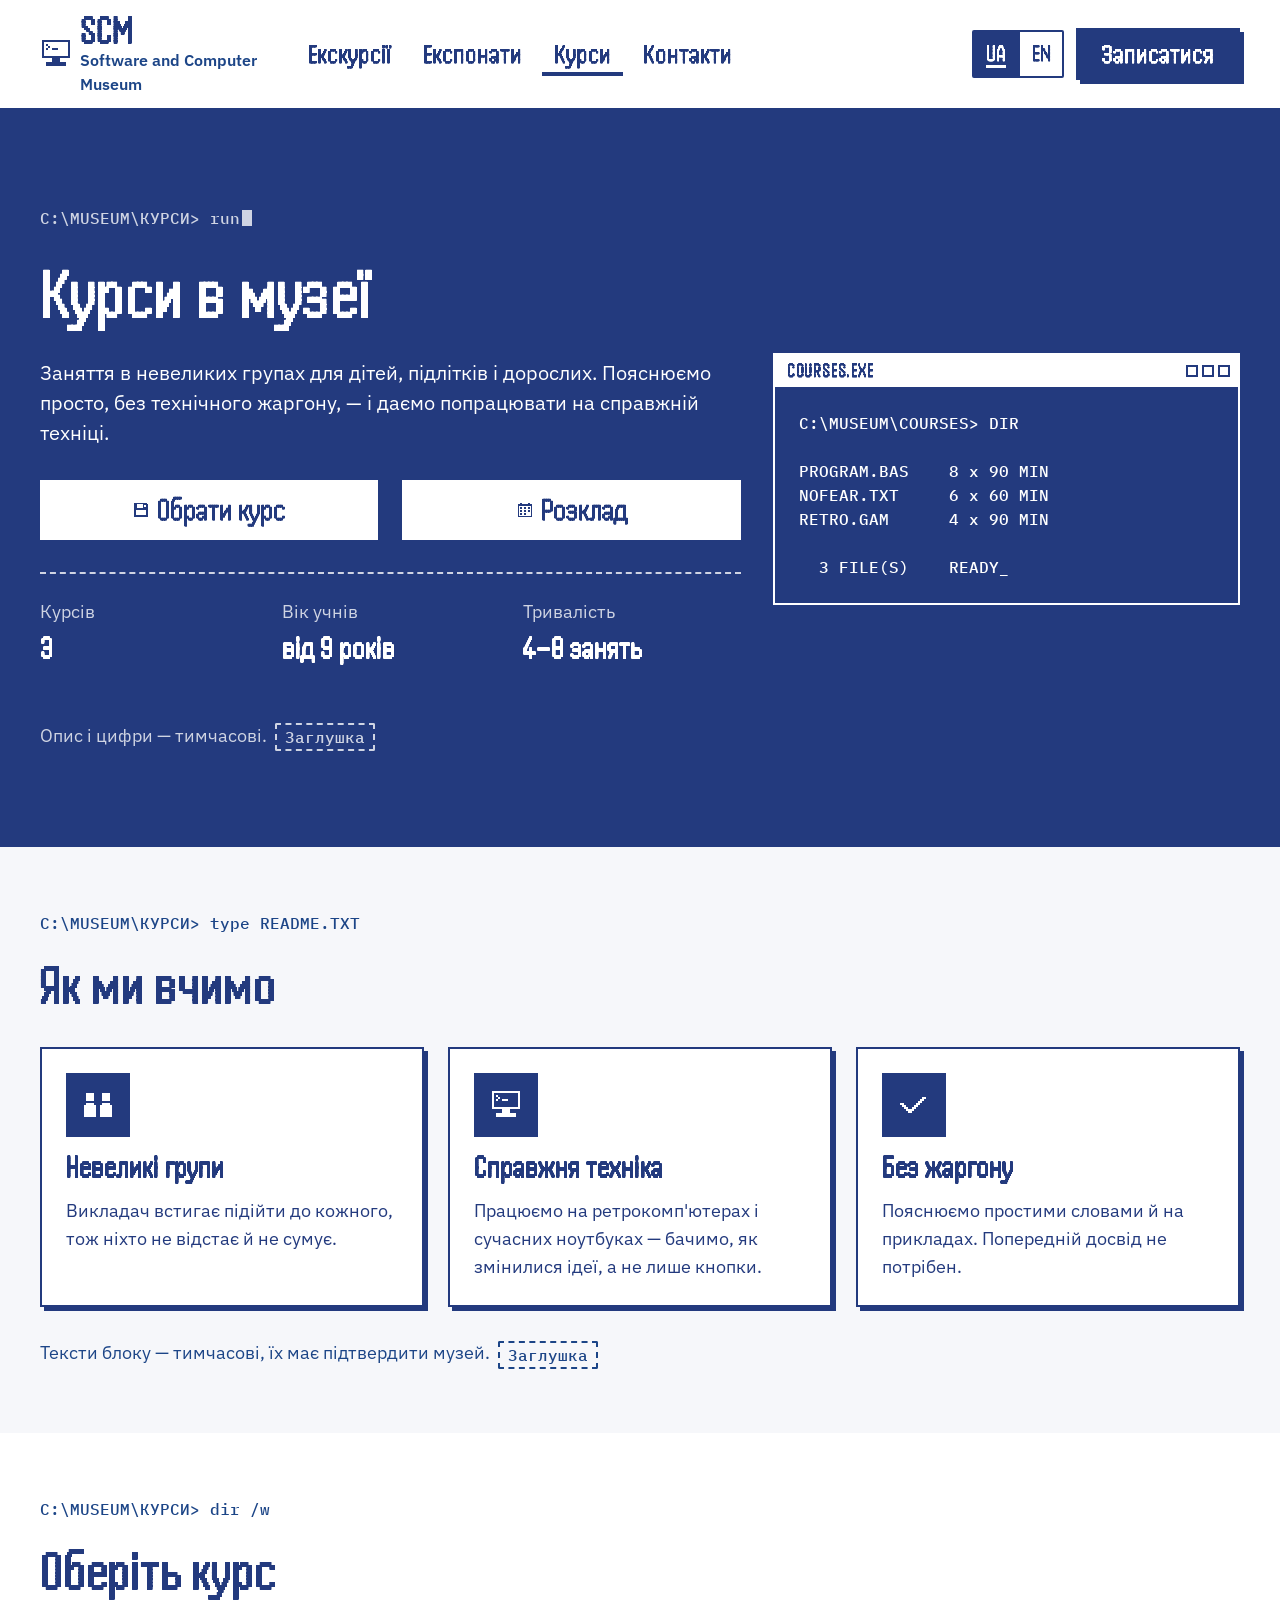
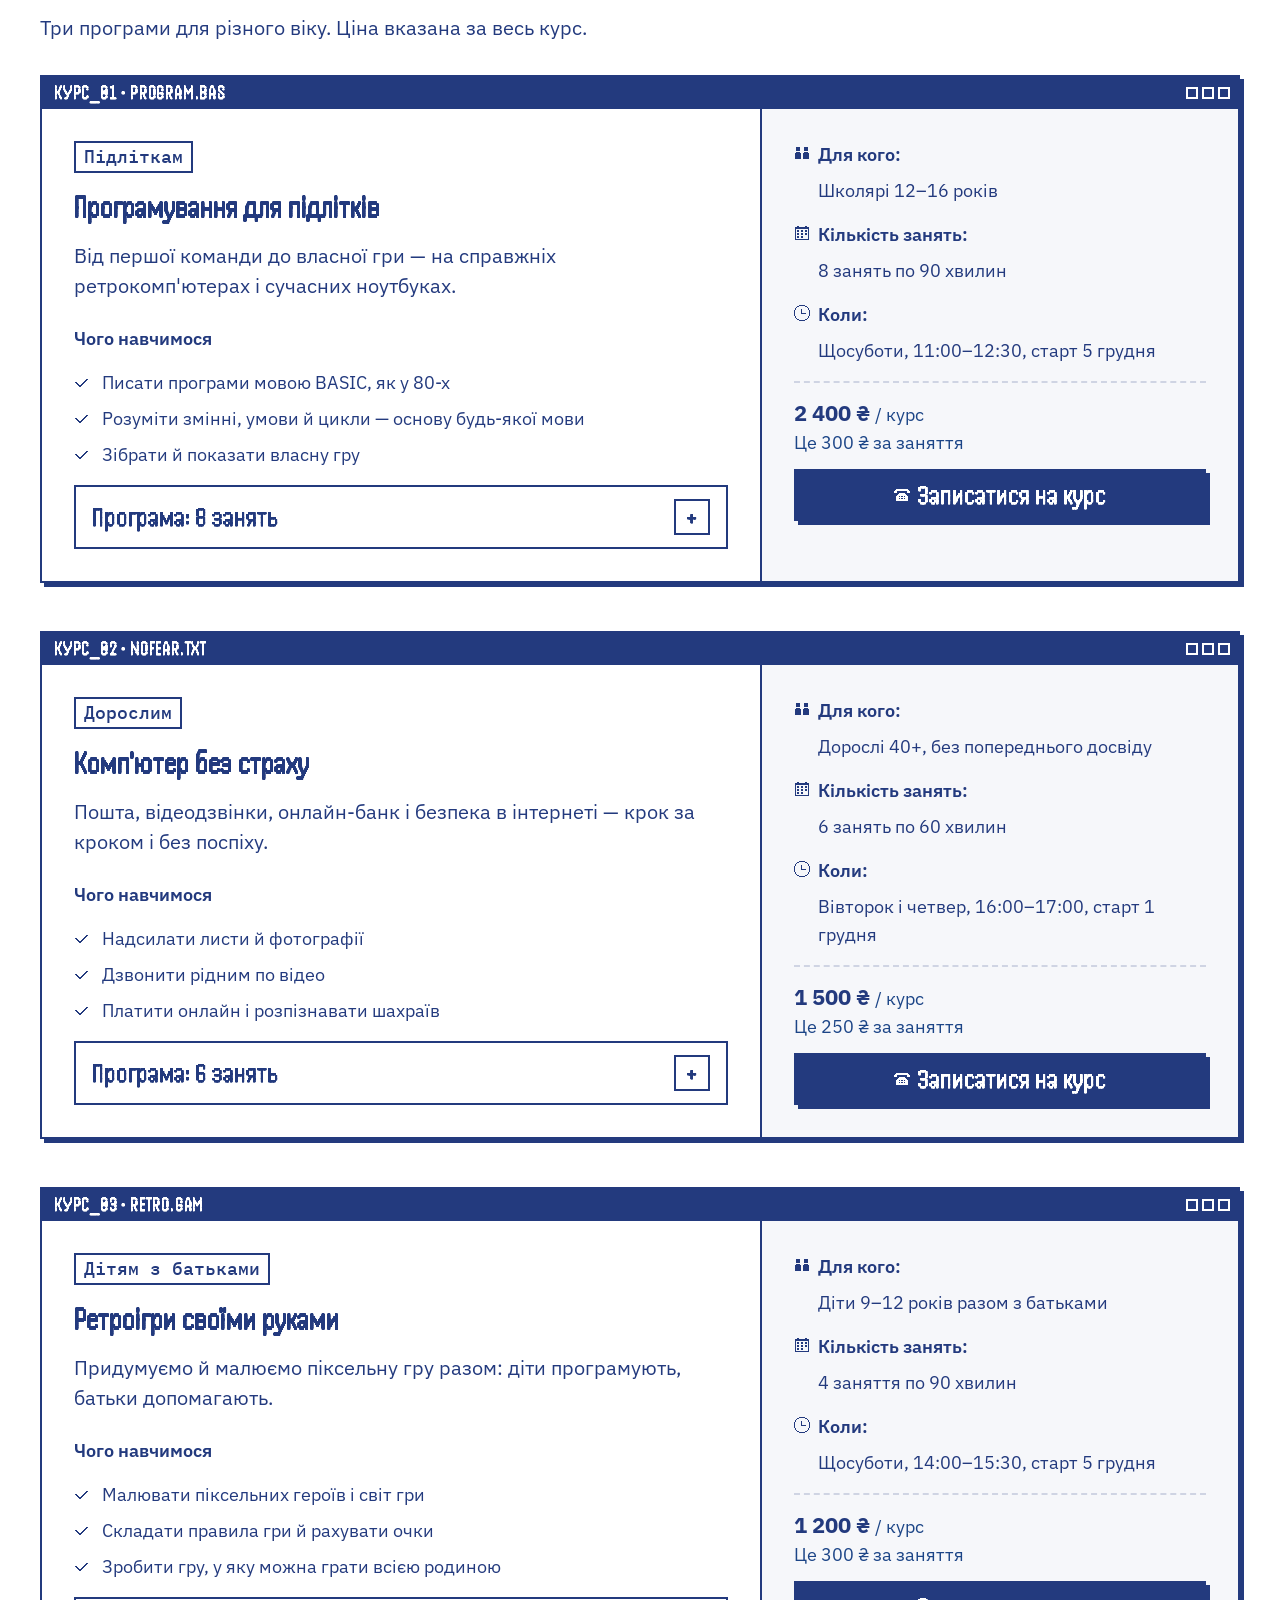
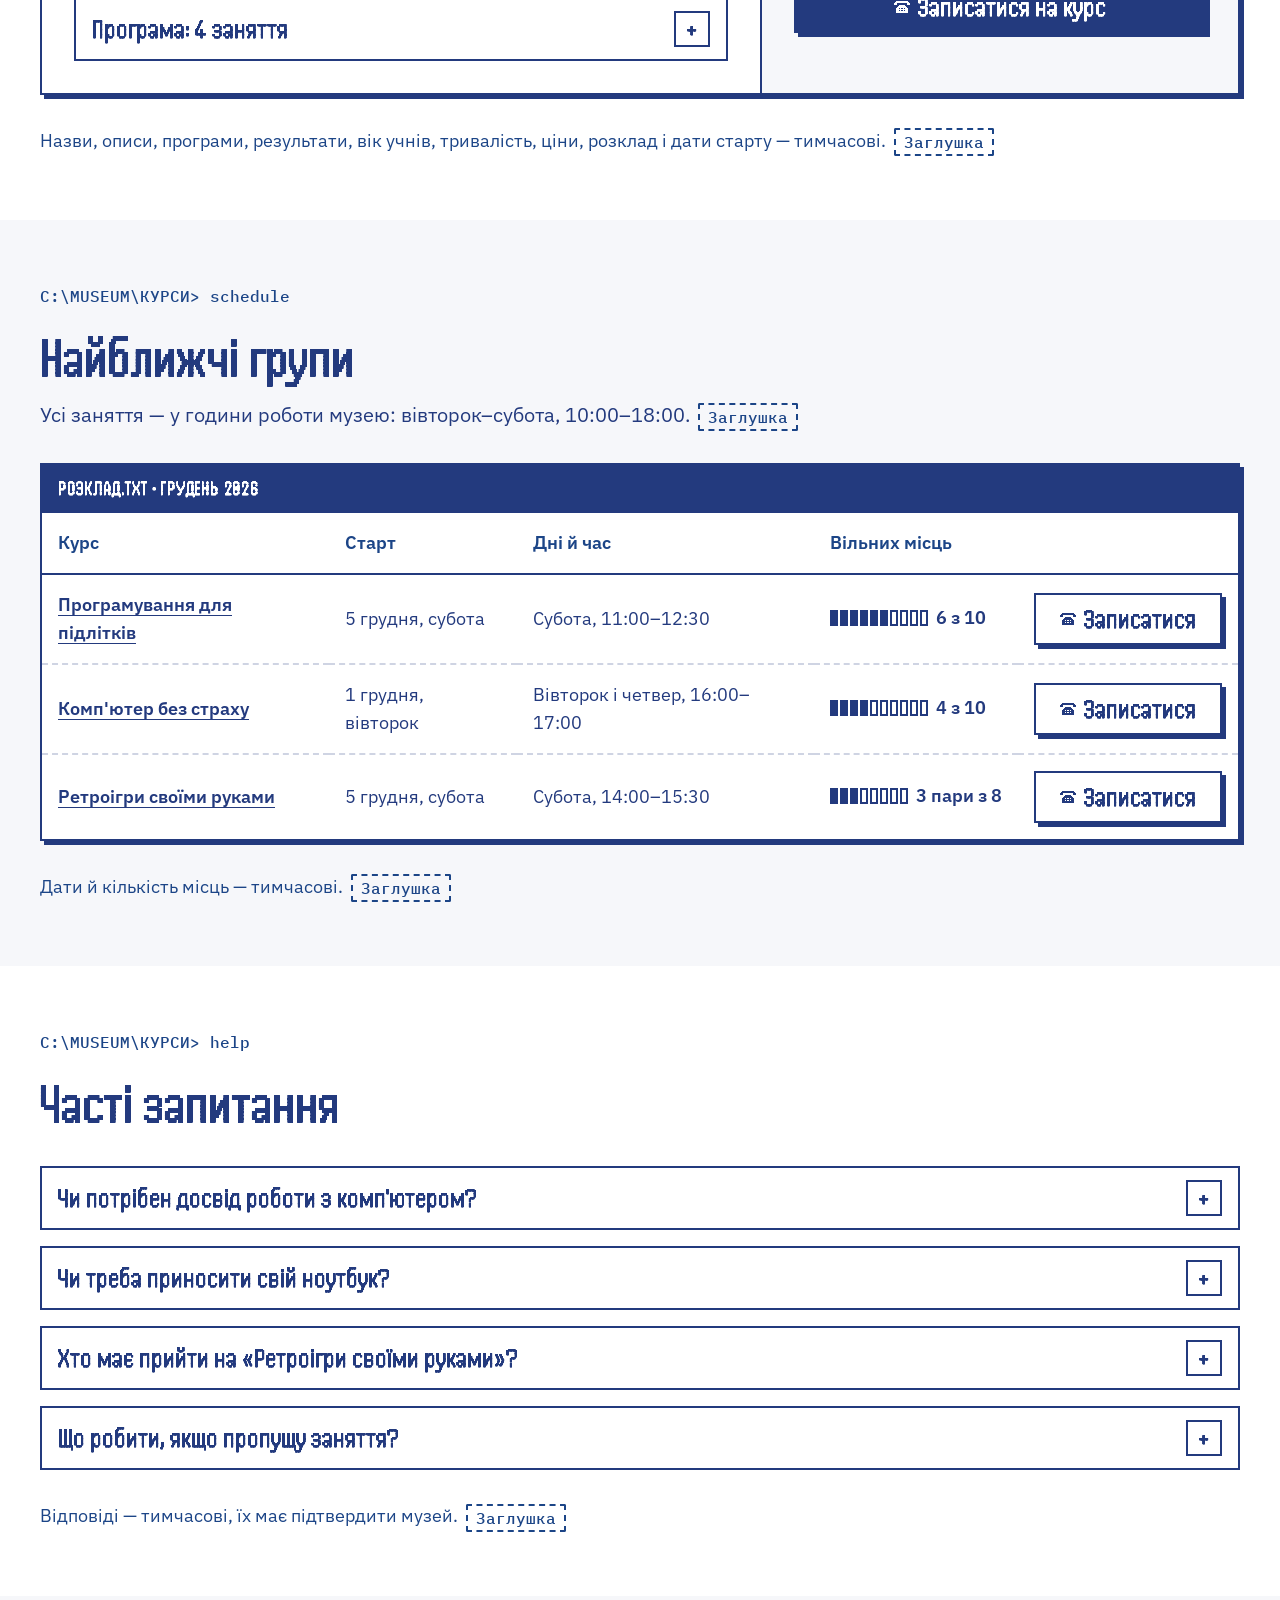
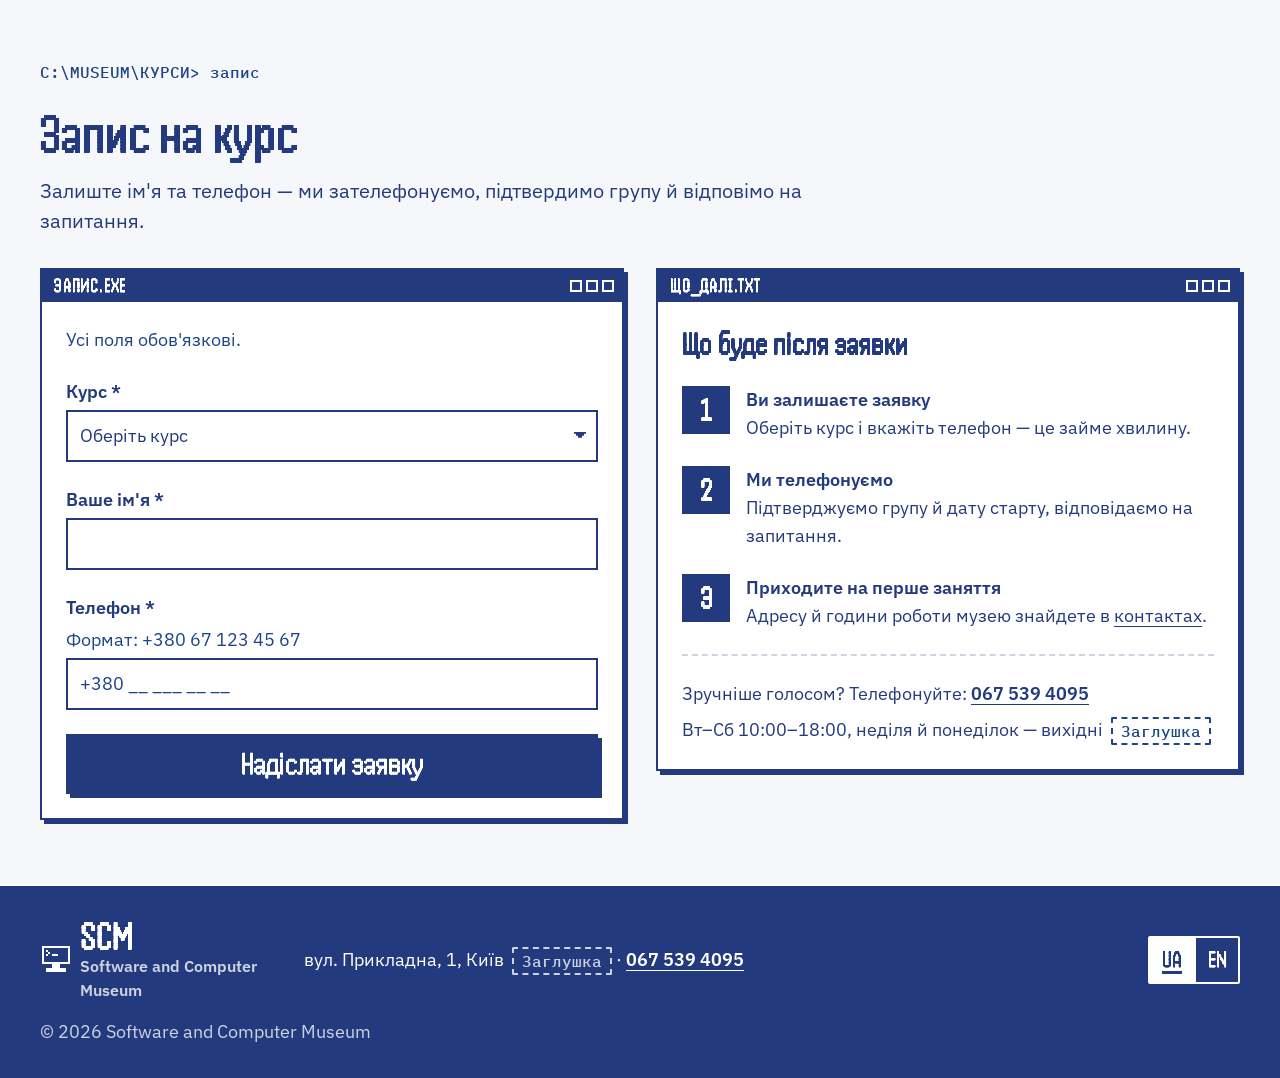
<file: courses.html>
<!DOCTYPE html>
<html lang="uk">
<head>
<meta charset="utf-8">
<meta name="viewport" content="width=device-width, initial-scale=1">
<title>Курси — Software and Computer Museum</title>
<meta name="description" content="Курси Software and Computer Museum: програмування для підлітків, комп'ютерна грамотність для дорослих і ретроігри для дітей з батьками. Невеликі групи, без технічного жаргону.">
<link rel="preload" href="assets/scm/fonts/Handjet-SemiBold.woff2" as="font" type="font/woff2" crossorigin>
<link rel="preload" href="assets/scm/fonts/Handjet-Medium.woff2" as="font" type="font/woff2" crossorigin>
<link rel="icon" href="assets/favicon.svg" type="image/svg+xml">
<link rel="icon" href="assets/favicon-32.png" sizes="32x32" type="image/png">
<link rel="apple-touch-icon" href="assets/apple-touch-icon.png">
<link rel="stylesheet" href="assets/scm/components/bundle.css">
<link rel="stylesheet" href="assets/css/page.css">
<link rel="stylesheet" href="assets/css/courses.css">
<script src="assets/js/site.js" defer></script>
</head>
<body>

<!-- Піксельні іконки дизайн-системи (сітка 16×16, колір — currentColor) -->
<svg width="0" height="0" style="position:absolute" aria-hidden="true" focusable="false">
  <symbol id="i-arrow-right" viewBox="0 0 16 16"><path fill="currentColor" d="M8 2h1v1h-1zM8 3h2v1h-2zM8 4h3v1h-3zM8 5h4v1h-4zM1 6h12v1h-12zM1 7h13v1h-13zM1 8h13v1h-13zM1 9h12v1h-12zM8 10h4v1h-4zM8 11h3v1h-3zM8 12h2v1h-2zM8 13h1v1h-1z"/></symbol>
  <symbol id="i-clock" viewBox="0 0 16 16"><path fill="currentColor" d="M5 0h6v1h-6zM3 1h2v1h-2zM11 1h2v1h-2zM2 2h1v1h-1zM13 2h1v1h-1zM1 3h1v1h-1zM14 3h1v1h-1zM1 4h1v1h-1zM7 4h1v1h-1zM14 4h1v1h-1zM0 5h1v1h-1zM7 5h1v1h-1zM15 5h1v1h-1zM0 6h1v1h-1zM7 6h1v1h-1zM15 6h1v1h-1zM0 7h1v1h-1zM7 7h1v1h-1zM15 7h1v1h-1zM0 8h1v1h-1zM7 8h5v1h-5zM15 8h1v1h-1zM0 9h1v1h-1zM15 9h1v1h-1zM0 10h1v1h-1zM15 10h1v1h-1zM1 11h1v1h-1zM14 11h1v1h-1zM1 12h1v1h-1zM14 12h1v1h-1zM2 13h1v1h-1zM13 13h1v1h-1zM3 14h2v1h-2zM11 14h2v1h-2zM5 15h6v1h-6z"/></symbol>
  <symbol id="i-people" viewBox="0 0 16 16"><path fill="currentColor" d="M2 2h4v1h-4zM10 2h4v1h-4zM2 3h4v1h-4zM10 3h4v1h-4zM2 4h4v1h-4zM10 4h4v1h-4zM2 5h4v1h-4zM10 5h4v1h-4zM2 7h4v1h-4zM10 7h4v1h-4zM1 8h6v1h-6zM9 8h6v1h-6zM1 9h6v1h-6zM9 9h6v1h-6zM1 10h6v1h-6zM9 10h6v1h-6zM1 11h6v1h-6zM9 11h6v1h-6zM1 12h6v1h-6zM9 12h6v1h-6zM1 13h6v1h-6zM9 13h6v1h-6z"/></symbol>
  <symbol id="i-phone" viewBox="0 0 16 16"><path fill="currentColor" d="M2 2h12v1h-12zM1 3h14v1h-14zM0 4h3v1h-3zM13 4h3v1h-3zM0 5h3v1h-3zM13 5h3v1h-3zM5 6h6v1h-6zM4 7h8v1h-8zM3 8h10v1h-10zM2 9h3v1h-3zM6 9h1v1h-1zM9 9h1v1h-1zM11 9h3v1h-3zM2 10h12v1h-12zM2 11h3v1h-3zM6 11h1v1h-1zM9 11h1v1h-1zM11 11h3v1h-3zM2 12h12v1h-12zM2 13h12v1h-12z"/></symbol>
  <symbol id="i-calendar" viewBox="0 0 16 16"><path fill="currentColor" d="M3 1h2v1h-2zM11 1h2v1h-2zM1 2h14v1h-14zM1 3h14v1h-14zM1 4h1v1h-1zM14 4h1v1h-1zM1 5h1v1h-1zM3 5h2v1h-2zM7 5h2v1h-2zM11 5h2v1h-2zM14 5h1v1h-1zM1 6h1v1h-1zM3 6h2v1h-2zM7 6h2v1h-2zM11 6h2v1h-2zM14 6h1v1h-1zM1 7h1v1h-1zM14 7h1v1h-1zM1 8h1v1h-1zM3 8h2v1h-2zM7 8h2v1h-2zM11 8h2v1h-2zM14 8h1v1h-1zM1 9h1v1h-1zM3 9h2v1h-2zM7 9h2v1h-2zM11 9h2v1h-2zM14 9h1v1h-1zM1 10h1v1h-1zM14 10h1v1h-1zM1 11h1v1h-1zM3 11h2v1h-2zM7 11h2v1h-2zM14 11h1v1h-1zM1 12h1v1h-1zM3 12h2v1h-2zM7 12h2v1h-2zM14 12h1v1h-1zM1 13h1v1h-1zM14 13h1v1h-1zM1 14h14v1h-14z"/></symbol>
  <symbol id="i-check" viewBox="0 0 16 16"><path fill="currentColor" d="M12 4h2v1h-2zM11 5h2v1h-2zM10 6h2v1h-2zM1 7h2v1h-2zM9 7h2v1h-2zM2 8h2v1h-2zM8 8h2v1h-2zM3 9h2v1h-2zM7 9h2v1h-2zM4 10h4v1h-4zM5 11h2v1h-2z"/></symbol>
  <symbol id="i-alert" viewBox="0 0 16 16"><path fill="currentColor" d="M1 1h14v1h-14zM1 2h14v1h-14zM1 3h2v1h-2zM13 3h2v1h-2zM1 4h2v1h-2zM7 4h2v1h-2zM13 4h2v1h-2zM1 5h2v1h-2zM7 5h2v1h-2zM13 5h2v1h-2zM1 6h2v1h-2zM7 6h2v1h-2zM13 6h2v1h-2zM1 7h2v1h-2zM7 7h2v1h-2zM13 7h2v1h-2zM1 8h2v1h-2zM7 8h2v1h-2zM13 8h2v1h-2zM1 9h2v1h-2zM13 9h2v1h-2zM1 10h2v1h-2zM7 10h2v1h-2zM13 10h2v1h-2zM1 11h2v1h-2zM7 11h2v1h-2zM13 11h2v1h-2zM1 12h2v1h-2zM13 12h2v1h-2zM1 13h14v1h-14zM1 14h14v1h-14z"/></symbol>
  <symbol id="i-menu" viewBox="0 0 16 16"><path fill="currentColor" d="M1 3h14v1h-14zM1 4h14v1h-14zM1 7h14v1h-14zM1 8h14v1h-14zM1 11h14v1h-14zM1 12h14v1h-14z"/></symbol>
  <symbol id="i-floppy" viewBox="0 0 16 16"><path fill="currentColor" d="M1 1h13v1h-13zM1 2h3v1h-3zM10 2h5v1h-5zM1 3h3v1h-3zM10 3h1v1h-1zM13 3h2v1h-2zM1 4h3v1h-3zM10 4h1v1h-1zM13 4h2v1h-2zM1 5h3v1h-3zM10 5h5v1h-5zM1 6h14v1h-14zM1 7h14v1h-14zM1 8h2v1h-2zM13 8h2v1h-2zM1 9h2v1h-2zM13 9h2v1h-2zM1 10h2v1h-2zM13 10h2v1h-2zM1 11h2v1h-2zM13 11h2v1h-2zM1 12h2v1h-2zM13 12h2v1h-2zM1 13h14v1h-14zM1 14h14v1h-14z"/></symbol>
  <symbol id="i-monitor" viewBox="0 0 16 16"><path fill="currentColor" d="M1 1h14v1h-14zM1 2h1v1h-1zM14 2h1v1h-1zM1 3h1v1h-1zM3 3h1v1h-1zM14 3h1v1h-1zM1 4h1v1h-1zM4 4h1v1h-1zM14 4h1v1h-1zM1 5h1v1h-1zM3 5h1v1h-1zM6 5h3v1h-3zM14 5h1v1h-1zM1 6h1v1h-1zM14 6h1v1h-1zM1 7h1v1h-1zM14 7h1v1h-1zM1 8h1v1h-1zM14 8h1v1h-1zM1 9h14v1h-14zM6 10h4v1h-4zM6 11h4v1h-4zM3 12h10v1h-10zM3 13h10v1h-10z"/></symbol>
</svg>

<!-- Шапка -->
<header class="scm-header" data-theme="light">
  <div class="scm-header__in">
    <a class="scm-wordmark" href="index.html" aria-label="Software and Computer Museum — на головну">
      <svg class="scm-icon" width="32" height="32" viewBox="0 0 16 16" shape-rendering="crispEdges" aria-hidden="true" focusable="false"><use href="#i-monitor"/></svg>
      <span><b>SCM</b><small>Software and Computer Museum</small></span>
    </a>
    <nav class="scm-header__nav" id="scm-nav" aria-label="Розділи сайту">
      <ul>
        <li><a href="index.html#excursions">Екскурсії</a></li>
        <li><a href="exhibits.html">Експонати</a></li>
        <li><a href="courses.html" aria-current="page">Курси</a></li>
        <li><a href="index.html#contacts">Контакти</a></li>
      </ul>
    </nav>
    <div class="scm-header__tools">
      <div class="scm-lang" role="group" aria-label="Мова сайту">
        <button class="scm-lang__opt" type="button" lang="uk" data-lang="ua" aria-pressed="true">UA</button>
        <button class="scm-lang__opt" type="button" lang="en" data-lang="en" aria-pressed="false">EN</button>
      </div>
      <a class="scm-btn scm-btn--primary scm-btn--md scm-header__cta" href="index.html#booking"><span>Записатися</span></a>
      <button class="scm-header__menu" type="button" aria-expanded="false" aria-controls="scm-nav">
        <svg class="scm-icon" width="32" height="32" viewBox="0 0 16 16" shape-rendering="crispEdges" aria-hidden="true" focusable="false"><use href="#i-menu"/></svg>
        <span>Меню</span>
      </button>
    </div>
  </div>
</header>

<main>

<!-- 1. Перший екран -->
<section class="scm-hero" id="top" data-theme="inverse" aria-labelledby="hero-title">
  <div class="scm-hero__in hero-grid">
    <div class="hero-text">
      <p class="scm-prompt" aria-hidden="true">C:\MUSEUM\КУРСИ&gt; run<span class="scm-cursor"></span></p>
      <h1 class="scm-display" id="hero-title">Курси в музеї</h1>
      <p class="scm-lead">Заняття в невеликих групах для дітей, підлітків і дорослих. Пояснюємо просто, без технічного жаргону, — і даємо попрацювати на справжній техніці.</p>
      <nav class="scm-hero__links hero-links--2" aria-label="Швидкі переходи">
        <a class="scm-btn scm-btn--primary scm-btn--lg" href="#catalog"><svg class="scm-icon" width="16" height="16" viewBox="0 0 16 16" shape-rendering="crispEdges" aria-hidden="true" focusable="false"><use href="#i-floppy"/></svg><span>Обрати курс</span></a>
        <a class="scm-btn scm-btn--primary scm-btn--lg" href="#schedule"><svg class="scm-icon" width="16" height="16" viewBox="0 0 16 16" shape-rendering="crispEdges" aria-hidden="true" focusable="false"><use href="#i-calendar"/></svg><span>Розклад</span></a>
      </nav>
      <dl class="hero-stats">
        <div><dt>Курсів</dt><dd>3</dd></div>
        <div><dt>Вік учнів</dt><dd>від 9 років</dd></div>
        <div><dt>Тривалість</dt><dd>4–8 занять</dd></div>
      </dl>
      <p class="section-note">Опис і цифри — тимчасові.<span class="scm-badge" title="Тимчасовий вміст — замінити перед запуском">Заглушка</span></p>
    </div>
    <!-- Декоративне вікно-термінал; вужче за 1024px прибрано (page.css) -->
    <div class="scm-window terminal" aria-hidden="true">
      <div class="scm-window__bar"><span class="scm-window__title">COURSES.EXE</span><span class="scm-window__ctrl" aria-hidden="true"><i></i><i></i><i></i></span></div>
      <div class="scm-window__body"><pre class="terminal__out">C:\MUSEUM\COURSES&gt; DIR

PROGRAM.BAS    8 x 90 MIN
NOFEAR.TXT     6 x 60 MIN
RETRO.GAM      4 x 90 MIN

  3 FILE(S)    READY_</pre></div>
    </div>
  </div>
</section>

<!-- 2. Як ми вчимо -->
<section class="section section--alt" id="approach" data-theme="light" aria-labelledby="approach-title">
  <div class="page-container">
    <header class="scm-section-header section-head">
      <p class="scm-prompt" aria-hidden="true">C:\MUSEUM\КУРСИ&gt; type README.TXT</p>
      <h2 class="scm-h2" id="approach-title">Як ми вчимо</h2>
    </header>
    <ul class="features">
      <li class="feature">
        <span class="feature__icon"><svg class="scm-icon" width="32" height="32" viewBox="0 0 16 16" shape-rendering="crispEdges" aria-hidden="true" focusable="false"><use href="#i-people"/></svg></span>
        <h3 class="scm-window__heading">Невеликі групи</h3>
        <p>Викладач встигає підійти до кожного, тож ніхто не відстає й не сумує.</p>
      </li>
      <li class="feature">
        <span class="feature__icon"><svg class="scm-icon" width="32" height="32" viewBox="0 0 16 16" shape-rendering="crispEdges" aria-hidden="true" focusable="false"><use href="#i-monitor"/></svg></span>
        <h3 class="scm-window__heading">Справжня техніка</h3>
        <p>Працюємо на ретрокомп'ютерах і сучасних ноутбуках — бачимо, як змінилися ідеї, а не лише кнопки.</p>
      </li>
      <li class="feature">
        <span class="feature__icon"><svg class="scm-icon" width="32" height="32" viewBox="0 0 16 16" shape-rendering="crispEdges" aria-hidden="true" focusable="false"><use href="#i-check"/></svg></span>
        <h3 class="scm-window__heading">Без жаргону</h3>
        <p>Пояснюємо простими словами й на прикладах. Попередній досвід не потрібен.</p>
      </li>
    </ul>
    <p class="section-note">Тексти блоку — тимчасові, їх має підтвердити музей.<span class="scm-badge" title="Тимчасовий вміст — замінити перед запуском">Заглушка</span></p>
  </div>
</section>

<!-- 3. Каталог курсів -->
<section class="section" id="catalog" data-theme="light" aria-labelledby="catalog-title">
  <div class="page-container">
    <header class="scm-section-header section-head">
      <p class="scm-prompt" aria-hidden="true">C:\MUSEUM\КУРСИ&gt; dir /w</p>
      <h2 class="scm-h2" id="catalog-title">Оберіть курс</h2>
      <p class="scm-lead">Три програми для різного віку. Ціна вказана за весь курс.</p>
    </header>

    <div class="course-list">

      <!-- Курс 1 -->
      <article class="scm-window course" id="course-1" aria-labelledby="course-1-title">
        <div class="scm-window__bar"><span class="scm-window__title">КУРС_01 · PROGRAM.BAS</span><span class="scm-window__ctrl" aria-hidden="true"><i></i><i></i><i></i></span></div>
        <div class="course__in">
          <div class="course__main">
            <p class="course__tag">Підліткам</p>
            <h3 class="scm-window__heading" id="course-1-title">Програмування для підлітків</h3>
            <p class="course__desc">Від першої команди до власної гри — на справжніх ретрокомп'ютерах і сучасних ноутбуках.</p>
            <h4 class="course__sub">Чого навчимося</h4>
            <ul class="course__outcomes">
              <li><svg class="scm-icon" width="16" height="16" viewBox="0 0 16 16" shape-rendering="crispEdges" aria-hidden="true" focusable="false"><use href="#i-check"/></svg>Писати програми мовою BASIC, як у 80-х</li>
              <li><svg class="scm-icon" width="16" height="16" viewBox="0 0 16 16" shape-rendering="crispEdges" aria-hidden="true" focusable="false"><use href="#i-check"/></svg>Розуміти змінні, умови й цикли — основу будь-якої мови</li>
              <li><svg class="scm-icon" width="16" height="16" viewBox="0 0 16 16" shape-rendering="crispEdges" aria-hidden="true" focusable="false"><use href="#i-check"/></svg>Зібрати й показати власну гру</li>
            </ul>
            <details class="disclosure">
              <summary>Програма: 8 занять</summary>
              <div class="disclosure__body">
                <ol class="program">
                  <li>Знайомство з ретрокомп'ютером. Перша команда</li>
                  <li>Змінні: програма запам'ятовує</li>
                  <li>Умови: програма приймає рішення</li>
                  <li>Цикли й рух на екрані</li>
                  <li>Графіка та звук</li>
                  <li>Та сама ідея на сучасному ноутбуці</li>
                  <li>Власна гра: задум і перші кроки</li>
                  <li>Доводимо гру й показуємо гостям</li>
                </ol>
              </div>
            </details>
          </div>
          <div class="course__side">
            <dl class="scm-facts">
              <div class="scm-facts__row"><svg class="scm-icon" width="16" height="16" viewBox="0 0 16 16" shape-rendering="crispEdges" aria-hidden="true" focusable="false"><use href="#i-people"/></svg><dt>Для кого</dt><dd>Школярі 12–16 років</dd></div>
              <div class="scm-facts__row"><svg class="scm-icon" width="16" height="16" viewBox="0 0 16 16" shape-rendering="crispEdges" aria-hidden="true" focusable="false"><use href="#i-calendar"/></svg><dt>Кількість занять</dt><dd>8 занять по 90 хвилин</dd></div>
              <div class="scm-facts__row"><svg class="scm-icon" width="16" height="16" viewBox="0 0 16 16" shape-rendering="crispEdges" aria-hidden="true" focusable="false"><use href="#i-clock"/></svg><dt>Коли</dt><dd>Щосуботи, 11:00–12:30, старт 5 грудня</dd></div>
            </dl>
            <div class="course__price-row">
              <p class="scm-price">2 400 ₴ <span class="scm-price__unit">/ курс</span></p>
              <p class="course__perlesson">Це 300 ₴ за заняття</p>
              <a class="scm-btn scm-btn--primary scm-btn--md scm-btn--block" href="tel:+380675394095" aria-label="Записатися на курс «Програмування для підлітків»: зателефонувати 067 539 4095"><svg class="scm-icon" width="16" height="16" viewBox="0 0 16 16" shape-rendering="crispEdges" aria-hidden="true" focusable="false"><use href="#i-phone"/></svg><span>Записатися на курс</span></a>
            </div>
          </div>
        </div>
      </article>

      <!-- Курс 2 -->
      <article class="scm-window course" id="course-2" aria-labelledby="course-2-title">
        <div class="scm-window__bar"><span class="scm-window__title">КУРС_02 · NOFEAR.TXT</span><span class="scm-window__ctrl" aria-hidden="true"><i></i><i></i><i></i></span></div>
        <div class="course__in">
          <div class="course__main">
            <p class="course__tag">Дорослим</p>
            <h3 class="scm-window__heading" id="course-2-title">Комп'ютер без страху</h3>
            <p class="course__desc">Пошта, відеодзвінки, онлайн-банк і безпека в інтернеті — крок за кроком і без поспіху.</p>
            <h4 class="course__sub">Чого навчимося</h4>
            <ul class="course__outcomes">
              <li><svg class="scm-icon" width="16" height="16" viewBox="0 0 16 16" shape-rendering="crispEdges" aria-hidden="true" focusable="false"><use href="#i-check"/></svg>Надсилати листи й фотографії</li>
              <li><svg class="scm-icon" width="16" height="16" viewBox="0 0 16 16" shape-rendering="crispEdges" aria-hidden="true" focusable="false"><use href="#i-check"/></svg>Дзвонити рідним по відео</li>
              <li><svg class="scm-icon" width="16" height="16" viewBox="0 0 16 16" shape-rendering="crispEdges" aria-hidden="true" focusable="false"><use href="#i-check"/></svg>Платити онлайн і розпізнавати шахраїв</li>
            </ul>
            <details class="disclosure">
              <summary>Програма: 6 занять</summary>
              <div class="disclosure__body">
                <ol class="program">
                  <li>Комп'ютер і смартфон: з чого почати</li>
                  <li>Електронна пошта</li>
                  <li>Відеодзвінки з рідними</li>
                  <li>Онлайн-банк і оплати</li>
                  <li>Безпека: паролі, підозрілі листи й дзвінки</li>
                  <li>Практика: розбираємо Ваші запитання</li>
                </ol>
              </div>
            </details>
          </div>
          <div class="course__side">
            <dl class="scm-facts">
              <div class="scm-facts__row"><svg class="scm-icon" width="16" height="16" viewBox="0 0 16 16" shape-rendering="crispEdges" aria-hidden="true" focusable="false"><use href="#i-people"/></svg><dt>Для кого</dt><dd>Дорослі 40+, без попереднього досвіду</dd></div>
              <div class="scm-facts__row"><svg class="scm-icon" width="16" height="16" viewBox="0 0 16 16" shape-rendering="crispEdges" aria-hidden="true" focusable="false"><use href="#i-calendar"/></svg><dt>Кількість занять</dt><dd>6 занять по 60 хвилин</dd></div>
              <div class="scm-facts__row"><svg class="scm-icon" width="16" height="16" viewBox="0 0 16 16" shape-rendering="crispEdges" aria-hidden="true" focusable="false"><use href="#i-clock"/></svg><dt>Коли</dt><dd>Вівторок і четвер, 16:00–17:00, старт 1 грудня</dd></div>
            </dl>
            <div class="course__price-row">
              <p class="scm-price">1 500 ₴ <span class="scm-price__unit">/ курс</span></p>
              <p class="course__perlesson">Це 250 ₴ за заняття</p>
              <a class="scm-btn scm-btn--primary scm-btn--md scm-btn--block" href="tel:+380675394095" aria-label="Записатися на курс «Комп'ютер без страху»: зателефонувати 067 539 4095"><svg class="scm-icon" width="16" height="16" viewBox="0 0 16 16" shape-rendering="crispEdges" aria-hidden="true" focusable="false"><use href="#i-phone"/></svg><span>Записатися на курс</span></a>
            </div>
          </div>
        </div>
      </article>

      <!-- Курс 3 -->
      <article class="scm-window course" id="course-3" aria-labelledby="course-3-title">
        <div class="scm-window__bar"><span class="scm-window__title">КУРС_03 · RETRO.GAM</span><span class="scm-window__ctrl" aria-hidden="true"><i></i><i></i><i></i></span></div>
        <div class="course__in">
          <div class="course__main">
            <p class="course__tag">Дітям з батьками</p>
            <h3 class="scm-window__heading" id="course-3-title">Ретроігри своїми руками</h3>
            <p class="course__desc">Придумуємо й малюємо піксельну гру разом: діти програмують, батьки допомагають.</p>
            <h4 class="course__sub">Чого навчимося</h4>
            <ul class="course__outcomes">
              <li><svg class="scm-icon" width="16" height="16" viewBox="0 0 16 16" shape-rendering="crispEdges" aria-hidden="true" focusable="false"><use href="#i-check"/></svg>Малювати піксельних героїв і світ гри</li>
              <li><svg class="scm-icon" width="16" height="16" viewBox="0 0 16 16" shape-rendering="crispEdges" aria-hidden="true" focusable="false"><use href="#i-check"/></svg>Складати правила гри й рахувати очки</li>
              <li><svg class="scm-icon" width="16" height="16" viewBox="0 0 16 16" shape-rendering="crispEdges" aria-hidden="true" focusable="false"><use href="#i-check"/></svg>Зробити гру, у яку можна грати всією родиною</li>
            </ul>
            <details class="disclosure">
              <summary>Програма: 4 заняття</summary>
              <div class="disclosure__body">
                <ol class="program">
                  <li>Придумуємо героя й правила гри</li>
                  <li>Малюємо піксельну графіку</li>
                  <li>Програмуємо рух і очки</li>
                  <li>Граємо разом і показуємо гру</li>
                </ol>
              </div>
            </details>
          </div>
          <div class="course__side">
            <dl class="scm-facts">
              <div class="scm-facts__row"><svg class="scm-icon" width="16" height="16" viewBox="0 0 16 16" shape-rendering="crispEdges" aria-hidden="true" focusable="false"><use href="#i-people"/></svg><dt>Для кого</dt><dd>Діти 9–12 років разом з батьками</dd></div>
              <div class="scm-facts__row"><svg class="scm-icon" width="16" height="16" viewBox="0 0 16 16" shape-rendering="crispEdges" aria-hidden="true" focusable="false"><use href="#i-calendar"/></svg><dt>Кількість занять</dt><dd>4 заняття по 90 хвилин</dd></div>
              <div class="scm-facts__row"><svg class="scm-icon" width="16" height="16" viewBox="0 0 16 16" shape-rendering="crispEdges" aria-hidden="true" focusable="false"><use href="#i-clock"/></svg><dt>Коли</dt><dd>Щосуботи, 14:00–15:30, старт 5 грудня</dd></div>
            </dl>
            <div class="course__price-row">
              <p class="scm-price">1 200 ₴ <span class="scm-price__unit">/ курс</span></p>
              <p class="course__perlesson">Це 300 ₴ за заняття</p>
              <a class="scm-btn scm-btn--primary scm-btn--md scm-btn--block" href="tel:+380675394095" aria-label="Записатися на курс «Ретроігри своїми руками»: зателефонувати 067 539 4095"><svg class="scm-icon" width="16" height="16" viewBox="0 0 16 16" shape-rendering="crispEdges" aria-hidden="true" focusable="false"><use href="#i-phone"/></svg><span>Записатися на курс</span></a>
            </div>
          </div>
        </div>
      </article>

    </div>
    <p class="section-note">Назви, описи, програми, результати, вік учнів, тривалість, ціни, розклад і дати старту — тимчасові.<span class="scm-badge" title="Тимчасовий вміст — замінити перед запуском">Заглушка</span></p>
  </div>
</section>

<!-- 4. Розклад -->
<section class="section section--alt" id="schedule" data-theme="light" aria-labelledby="schedule-title">
  <div class="page-container">
    <header class="scm-section-header section-head">
      <p class="scm-prompt" aria-hidden="true">C:\MUSEUM\КУРСИ&gt; schedule</p>
      <h2 class="scm-h2" id="schedule-title">Найближчі групи</h2>
      <p class="scm-lead">Усі заняття — у години роботи музею: вівторок–субота, 10:00–18:00.<span class="scm-badge" title="Тимчасовий вміст — замінити перед запуском">Заглушка</span></p>
    </header>
    <div class="schedule-wrap">
      <table class="schedule">
        <caption>РОЗКЛАД.TXT · грудень 2026</caption>
        <thead>
          <tr><th scope="col">Курс</th><th scope="col">Старт</th><th scope="col">Дні й час</th><th scope="col">Вільних місць</th><th scope="col"><span class="scm-sr">Запис</span></th></tr>
        </thead>
        <tbody>
          <tr>
            <th scope="row"><a href="#course-1">Програмування для підлітків</a></th>
            <td data-label="Старт">5 грудня, субота</td>
            <td data-label="Дні й час">Субота, 11:00–12:30</td>
            <td data-label="Вільних місць"><span class="seats"><span class="seats__bar" aria-hidden="true"><i class="is-free"></i><i class="is-free"></i><i class="is-free"></i><i class="is-free"></i><i class="is-free"></i><i class="is-free"></i><i></i><i></i><i></i><i></i></span>6 з 10</span></td>
            <td><a class="scm-btn scm-btn--secondary scm-btn--md" href="tel:+380675394095" aria-label="Записатися на курс «Програмування для підлітків»: зателефонувати 067 539 4095"><svg class="scm-icon" width="16" height="16" viewBox="0 0 16 16" shape-rendering="crispEdges" aria-hidden="true" focusable="false"><use href="#i-phone"/></svg><span>Записатися</span></a></td>
          </tr>
          <tr>
            <th scope="row"><a href="#course-2">Комп'ютер без страху</a></th>
            <td data-label="Старт">1 грудня, вівторок</td>
            <td data-label="Дні й час">Вівторок і четвер, 16:00–17:00</td>
            <td data-label="Вільних місць"><span class="seats"><span class="seats__bar" aria-hidden="true"><i class="is-free"></i><i class="is-free"></i><i class="is-free"></i><i class="is-free"></i><i></i><i></i><i></i><i></i><i></i><i></i></span>4 з 10</span></td>
            <td><a class="scm-btn scm-btn--secondary scm-btn--md" href="tel:+380675394095" aria-label="Записатися на курс «Комп'ютер без страху»: зателефонувати 067 539 4095"><svg class="scm-icon" width="16" height="16" viewBox="0 0 16 16" shape-rendering="crispEdges" aria-hidden="true" focusable="false"><use href="#i-phone"/></svg><span>Записатися</span></a></td>
          </tr>
          <tr>
            <th scope="row"><a href="#course-3">Ретроігри своїми руками</a></th>
            <td data-label="Старт">5 грудня, субота</td>
            <td data-label="Дні й час">Субота, 14:00–15:30</td>
            <td data-label="Вільних місць"><span class="seats"><span class="seats__bar" aria-hidden="true"><i class="is-free"></i><i class="is-free"></i><i class="is-free"></i><i></i><i></i><i></i><i></i><i></i></span>3 пари з 8</span></td>
            <td><a class="scm-btn scm-btn--secondary scm-btn--md" href="tel:+380675394095" aria-label="Записатися на курс «Ретроігри своїми руками»: зателефонувати 067 539 4095"><svg class="scm-icon" width="16" height="16" viewBox="0 0 16 16" shape-rendering="crispEdges" aria-hidden="true" focusable="false"><use href="#i-phone"/></svg><span>Записатися</span></a></td>
          </tr>
        </tbody>
      </table>
    </div>
    <p class="section-note">Дати й кількість місць — тимчасові.<span class="scm-badge" title="Тимчасовий вміст — замінити перед запуском">Заглушка</span></p>
  </div>
</section>

<!-- 5. Запитання -->
<section class="section" id="faq" data-theme="light" aria-labelledby="faq-title">
  <div class="page-container">
    <header class="scm-section-header section-head">
      <p class="scm-prompt" aria-hidden="true">C:\MUSEUM\КУРСИ&gt; help</p>
      <h2 class="scm-h2" id="faq-title">Часті запитання</h2>
    </header>
    <div class="faq">
      <details class="disclosure">
        <summary>Чи потрібен досвід роботи з комп'ютером?</summary>
        <div class="disclosure__body"><p>Ні. Усі курси починаються з нуля: на першому занятті знайомимося з технікою й робимо перші кроки разом.</p></div>
      </details>
      <details class="disclosure">
        <summary>Чи треба приносити свій ноутбук?</summary>
        <div class="disclosure__body"><p>Ні, на заняттях працюємо на техніці музею. Для курсу «Комп'ютер без страху» можна взяти свій смартфон — налаштуємо все на ньому.</p></div>
      </details>
      <details class="disclosure">
        <summary>Хто має прийти на «Ретроігри своїми руками»?</summary>
        <div class="disclosure__body"><p>Дитина 9–12 років разом з одним із батьків. Діти програмують, дорослі допомагають — це спільний курс.</p></div>
      </details>
      <details class="disclosure">
        <summary>Що робити, якщо пропущу заняття?</summary>
        <div class="disclosure__body"><p>Попередьте нас телефоном — підкажемо, як надолужити пропущене.</p></div>
      </details>
    </div>
    <p class="section-note">Відповіді — тимчасові, їх має підтвердити музей.<span class="scm-badge" title="Тимчасовий вміст — замінити перед запуском">Заглушка</span></p>
  </div>
</section>

<!-- 6. Запис -->
<section class="section section--alt" id="booking" data-theme="light" aria-labelledby="booking-title">
  <div class="page-container">
    <header class="scm-section-header section-head">
      <p class="scm-prompt" aria-hidden="true">C:\MUSEUM\КУРСИ&gt; запис</p>
      <h2 class="scm-h2" id="booking-title">Запис на курс</h2>
      <p class="scm-lead">Залиште ім'я та телефон — ми зателефонуємо, підтвердимо групу й відповімо на запитання.</p>
    </header>
    <div class="booking-grid">

      <div class="scm-window">
        <div class="scm-window__bar"><span class="scm-window__title">ЗАПИС.EXE</span><span class="scm-window__ctrl" aria-hidden="true"><i></i><i></i><i></i></span></div>
        <div class="scm-window__body">
          <form class="scm-form" id="booking-form" novalidate>
            <div class="scm-notice scm-notice--error" id="form-errors" role="alert" tabindex="-1" hidden>
              <svg class="scm-icon" width="32" height="32" viewBox="0 0 16 16" shape-rendering="crispEdges" aria-hidden="true" focusable="false"><use href="#i-alert"/></svg>
              <div><p class="scm-notice__title">Заявку не надіслано</p><p id="form-errors-text"></p></div>
            </div>
            <div class="scm-notice scm-notice--error" id="form-failed" role="alert" tabindex="-1" hidden>
              <svg class="scm-icon" width="32" height="32" viewBox="0 0 16 16" shape-rendering="crispEdges" aria-hidden="true" focusable="false"><use href="#i-alert"/></svg>
              <div><p class="scm-notice__title">Не вдалося надіслати заявку</p><p>Ваші дані збережено. Натисніть «Надіслати ще раз» або зателефонуйте нам: <a href="tel:+380675394095">067 539 4095</a>.</p></div>
            </div>

            <p class="form-required">Усі поля обов'язкові.</p>

            <div class="scm-field" id="field-dir">
              <label class="scm-field__label" for="f-dir">Курс<span aria-hidden="true"> *</span></label>
              <div class="scm-select">
                <select class="scm-input" id="f-dir" name="direction" required aria-describedby="f-dir-note f-dir-err">
                  <option value="">Оберіть курс</option>
                  <option value="Курс: Програмування для підлітків">Програмування для підлітків</option>
                  <option value="Курс: Комп'ютер без страху">Комп'ютер без страху</option>
                  <option value="Курс: Ретроігри своїми руками">Ретроігри своїми руками</option>
                </select>
              </div>
              <p class="field-note" id="f-dir-note" aria-live="polite"></p>
              <p class="scm-field__error" id="f-dir-err" hidden><svg class="scm-icon" width="16" height="16" viewBox="0 0 16 16" shape-rendering="crispEdges" role="img" aria-label="Помилка:"><use href="#i-alert"/></svg>Оберіть курс, на який бажаєте записатися</p>
            </div>

            <div class="scm-field" id="field-name">
              <label class="scm-field__label" for="f-name">Ваше ім'я<span aria-hidden="true"> *</span></label>
              <input class="scm-input" id="f-name" name="name" type="text" autocomplete="name" required aria-describedby="f-name-err">
              <p class="scm-field__error" id="f-name-err" hidden><svg class="scm-icon" width="16" height="16" viewBox="0 0 16 16" shape-rendering="crispEdges" role="img" aria-label="Помилка:"><use href="#i-alert"/></svg>Вкажіть, будь ласка, Ваше ім'я</p>
            </div>

            <div class="scm-field" id="field-phone">
              <label class="scm-field__label" for="f-phone">Телефон<span aria-hidden="true"> *</span></label>
              <p class="scm-field__hint" id="f-phone-hint">Формат: +380 67 123 45 67</p>
              <input class="scm-input" id="f-phone" name="phone" type="tel" inputmode="tel" autocomplete="tel" placeholder="+380 __ ___ __ __" required aria-describedby="f-phone-hint f-phone-err">
              <p class="scm-field__error" id="f-phone-err" hidden><svg class="scm-icon" width="16" height="16" viewBox="0 0 16 16" shape-rendering="crispEdges" role="img" aria-label="Помилка:"><use href="#i-alert"/></svg>Перевірте номер: він має починатися з +380 і містити 12 цифр</p>
            </div>

            <button class="scm-btn scm-btn--primary scm-btn--lg scm-btn--block" type="submit" id="form-submit"><span>Надіслати заявку</span></button>
          </form>

          <div class="scm-notice scm-notice--success" id="form-success" role="status" tabindex="-1" hidden>
            <svg class="scm-icon" width="32" height="32" viewBox="0 0 16 16" shape-rendering="crispEdges" aria-hidden="true" focusable="false"><use href="#i-check"/></svg>
            <div>
              <p class="scm-notice__title">Дякуємо!</p>
              <p><b>Заявку надіслано.</b> Ми зателефонуємо Вам найближчим часом.</p>
              <p class="scm-field__hint">Напрям: <span id="success-dir"></span></p>
              <button class="scm-btn scm-btn--secondary scm-btn--md" type="button" id="form-again"><span>Записатися ще раз</span></button>
            </div>
          </div>
        </div>
      </div>

      <div class="scm-window steps-window">
        <div class="scm-window__bar" aria-hidden="true"><span class="scm-window__title">ЩО_ДАЛІ.TXT</span><span class="scm-window__ctrl"><i></i><i></i><i></i></span></div>
        <div class="scm-window__body">
          <h3 class="scm-window__heading">Що буде після заявки</h3>
          <ol class="steps">
            <li><div><b>Ви залишаєте заявку</b><p>Оберіть курс і вкажіть телефон — це займе хвилину.</p></div></li>
            <li><div><b>Ми телефонуємо</b><p>Підтверджуємо групу й дату старту, відповідаємо на запитання.</p></div></li>
            <li><div><b>Приходите на перше заняття</b><p>Адресу й години роботи музею знайдете в <a href="index.html#contacts">контактах</a>.</p></div></li>
          </ol>
          <p class="steps-window__call">Зручніше голосом? Телефонуйте: <a href="tel:+380675394095">067 539 4095</a><br>Вт–Сб 10:00–18:00, неділя й понеділок — вихідні<span class="scm-badge" title="Тимчасовий вміст — замінити перед запуском">Заглушка</span></p>
        </div>
      </div>

    </div>
  </div>
</section>

</main>

<!-- Підвал -->
<footer class="scm-footer" data-theme="inverse">
  <div class="scm-footer__in">
    <a class="scm-wordmark" href="index.html" aria-label="Software and Computer Museum — на головну">
      <svg class="scm-icon" width="32" height="32" viewBox="0 0 16 16" shape-rendering="crispEdges" aria-hidden="true" focusable="false"><use href="#i-monitor"/></svg>
      <span><b>SCM</b><small>Software and Computer Museum</small></span>
    </a>
    <p class="scm-footer__contacts">вул. Прикладна, 1, Київ<span class="scm-badge" title="Тимчасовий вміст — замінити перед запуском">Заглушка</span> · <a href="tel:+380675394095">067 539 4095</a></p>
    <div class="scm-lang" role="group" aria-label="Мова сайту">
      <button class="scm-lang__opt" type="button" lang="uk" data-lang="ua" aria-pressed="true">UA</button>
      <button class="scm-lang__opt" type="button" lang="en" data-lang="en" aria-pressed="false">EN</button>
    </div>
    <p class="scm-footer__copy">© 2026 Software and Computer Museum</p>
  </div>
</footer>

</body>
</html>
</file>
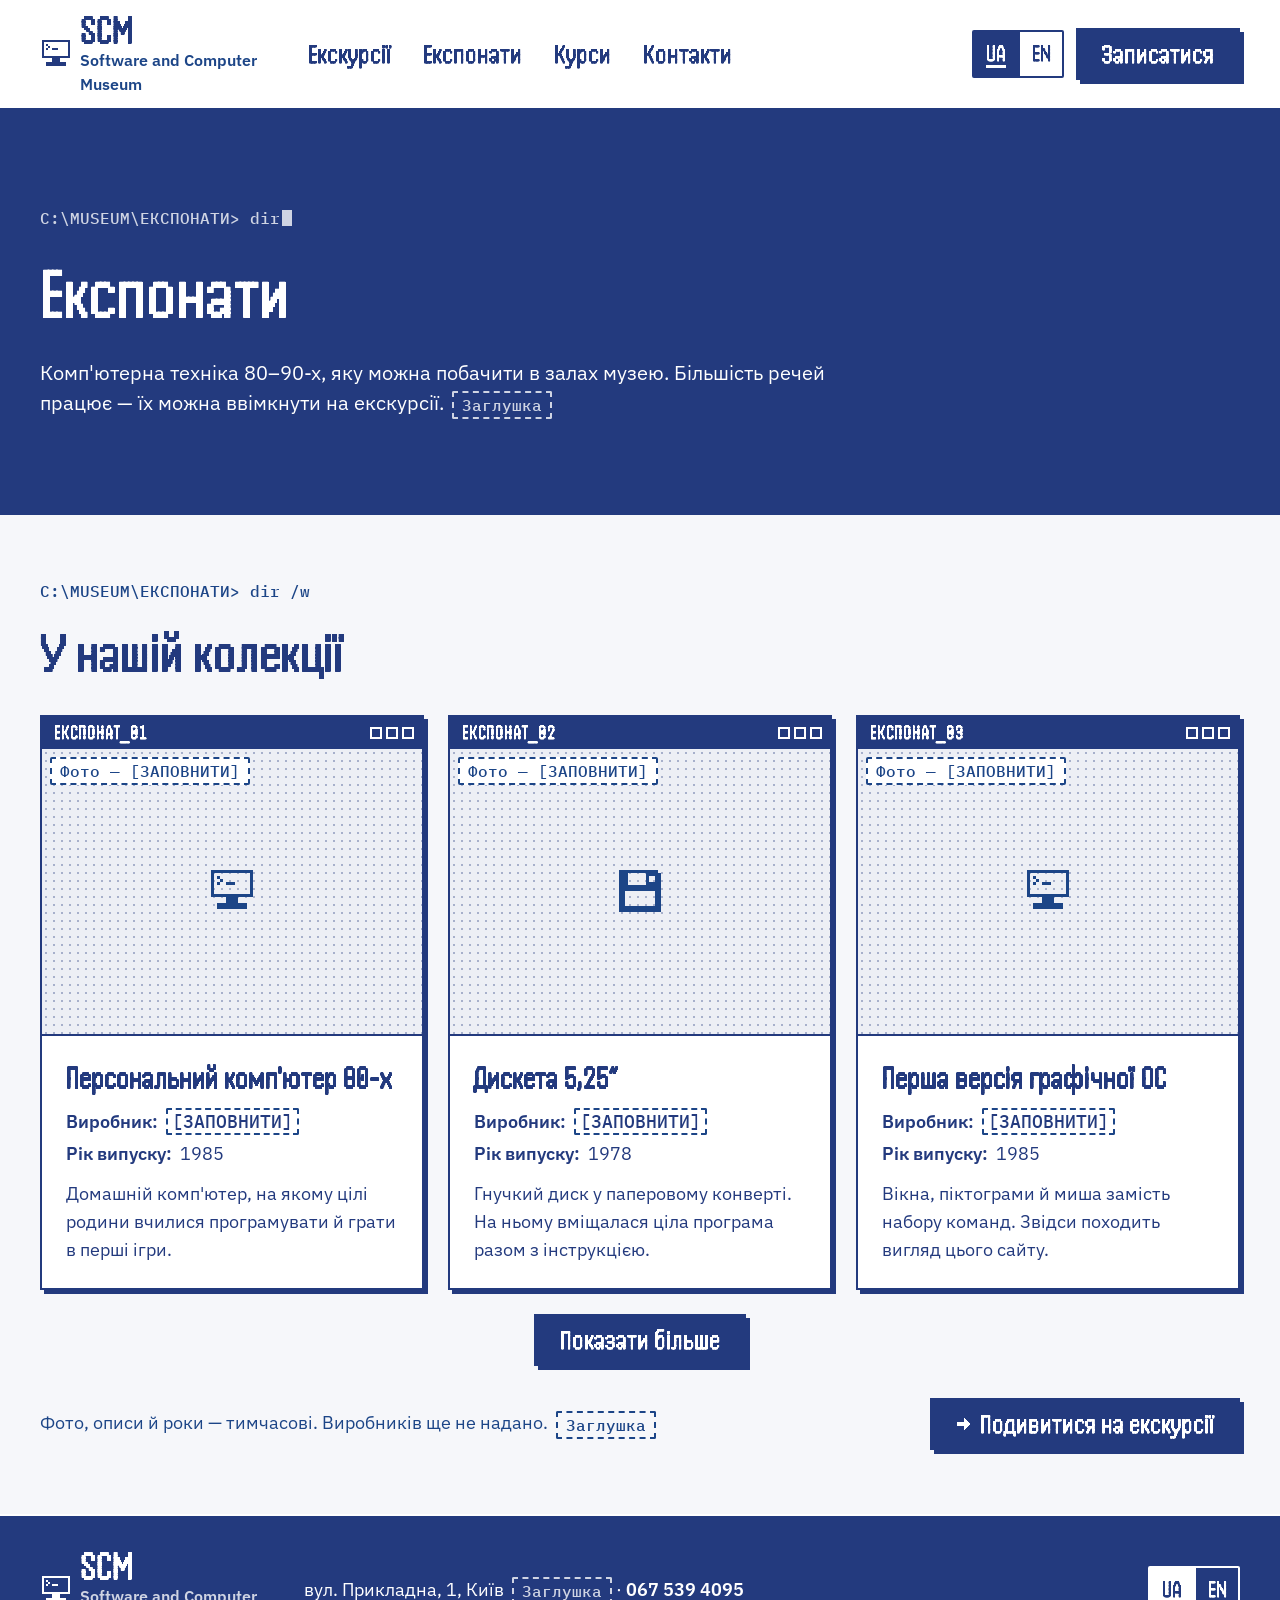
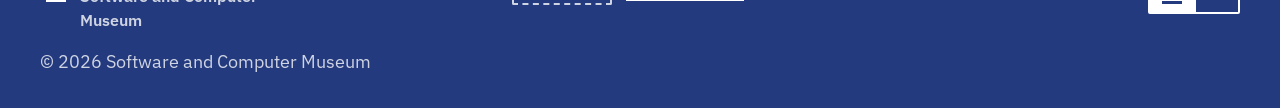
<file: exhibits.html>
<!DOCTYPE html>
<html lang="uk">
<head>
<meta charset="utf-8">
<meta name="viewport" content="width=device-width, initial-scale=1">
<title>Експонати — Software and Computer Museum</title>
<meta name="description" content="Експонати Software and Computer Museum: комп'ютерна техніка 80–90-х — від дискети 5,25″ до модема.">
<link rel="preload" href="assets/scm/fonts/Handjet-SemiBold.woff2" as="font" type="font/woff2" crossorigin>
<link rel="preload" href="assets/scm/fonts/Handjet-Medium.woff2" as="font" type="font/woff2" crossorigin>
<link rel="icon" href="assets/favicon.svg" type="image/svg+xml">
<link rel="icon" href="assets/favicon-32.png" sizes="32x32" type="image/png">
<link rel="apple-touch-icon" href="assets/apple-touch-icon.png">
<link rel="stylesheet" href="assets/scm/components/bundle.css">
<link rel="stylesheet" href="assets/css/page.css">
<link rel="stylesheet" href="assets/css/exhibits.css">
<script src="assets/js/site.js" defer></script>
</head>
<body>

<!-- Піксельні іконки дизайн-системи (сітка 16×16, колір — currentColor) -->
<svg width="0" height="0" style="position:absolute" aria-hidden="true" focusable="false">
  <symbol id="i-arrow-right" viewBox="0 0 16 16"><path fill="currentColor" d="M8 2h1v1h-1zM8 3h2v1h-2zM8 4h3v1h-3zM8 5h4v1h-4zM1 6h12v1h-12zM1 7h13v1h-13zM1 8h13v1h-13zM1 9h12v1h-12zM8 10h4v1h-4zM8 11h3v1h-3zM8 12h2v1h-2zM8 13h1v1h-1z"/></symbol>
  <symbol id="i-people" viewBox="0 0 16 16"><path fill="currentColor" d="M2 2h4v1h-4zM10 2h4v1h-4zM2 3h4v1h-4zM10 3h4v1h-4zM2 4h4v1h-4zM10 4h4v1h-4zM2 5h4v1h-4zM10 5h4v1h-4zM2 7h4v1h-4zM10 7h4v1h-4zM1 8h6v1h-6zM9 8h6v1h-6zM1 9h6v1h-6zM9 9h6v1h-6zM1 10h6v1h-6zM9 10h6v1h-6zM1 11h6v1h-6zM9 11h6v1h-6zM1 12h6v1h-6zM9 12h6v1h-6zM1 13h6v1h-6zM9 13h6v1h-6z"/></symbol>
  <symbol id="i-ticket" viewBox="0 0 16 16"><path fill="currentColor" d="M0 3h16v1h-16zM0 4h1v1h-1zM10 4h1v1h-1zM15 4h1v1h-1zM0 5h1v1h-1zM15 5h1v1h-1zM1 6h1v1h-1zM10 6h1v1h-1zM14 6h1v1h-1zM2 7h1v1h-1zM14 7h1v1h-1zM2 8h1v1h-1zM10 8h1v1h-1zM14 8h1v1h-1zM1 9h1v1h-1zM14 9h1v1h-1zM0 10h1v1h-1zM10 10h1v1h-1zM15 10h1v1h-1zM0 11h1v1h-1zM15 11h1v1h-1zM0 12h16v1h-16z"/></symbol>
  <symbol id="i-phone" viewBox="0 0 16 16"><path fill="currentColor" d="M2 2h12v1h-12zM1 3h14v1h-14zM0 4h3v1h-3zM13 4h3v1h-3zM0 5h3v1h-3zM13 5h3v1h-3zM5 6h6v1h-6zM4 7h8v1h-8zM3 8h10v1h-10zM2 9h3v1h-3zM6 9h1v1h-1zM9 9h1v1h-1zM11 9h3v1h-3zM2 10h12v1h-12zM2 11h3v1h-3zM6 11h1v1h-1zM9 11h1v1h-1zM11 11h3v1h-3zM2 12h12v1h-12zM2 13h12v1h-12z"/></symbol>
  <symbol id="i-menu" viewBox="0 0 16 16"><path fill="currentColor" d="M1 3h14v1h-14zM1 4h14v1h-14zM1 7h14v1h-14zM1 8h14v1h-14zM1 11h14v1h-14zM1 12h14v1h-14z"/></symbol>
  <symbol id="i-floppy" viewBox="0 0 16 16"><path fill="currentColor" d="M1 1h13v1h-13zM1 2h3v1h-3zM10 2h5v1h-5zM1 3h3v1h-3zM10 3h1v1h-1zM13 3h2v1h-2zM1 4h3v1h-3zM10 4h1v1h-1zM13 4h2v1h-2zM1 5h3v1h-3zM10 5h5v1h-5zM1 6h14v1h-14zM1 7h14v1h-14zM1 8h2v1h-2zM13 8h2v1h-2zM1 9h2v1h-2zM13 9h2v1h-2zM1 10h2v1h-2zM13 10h2v1h-2zM1 11h2v1h-2zM13 11h2v1h-2zM1 12h2v1h-2zM13 12h2v1h-2zM1 13h14v1h-14zM1 14h14v1h-14z"/></symbol>
  <symbol id="i-monitor" viewBox="0 0 16 16"><path fill="currentColor" d="M1 1h14v1h-14zM1 2h1v1h-1zM14 2h1v1h-1zM1 3h1v1h-1zM3 3h1v1h-1zM14 3h1v1h-1zM1 4h1v1h-1zM4 4h1v1h-1zM14 4h1v1h-1zM1 5h1v1h-1zM3 5h1v1h-1zM6 5h3v1h-3zM14 5h1v1h-1zM1 6h1v1h-1zM14 6h1v1h-1zM1 7h1v1h-1zM14 7h1v1h-1zM1 8h1v1h-1zM14 8h1v1h-1zM1 9h14v1h-14zM6 10h4v1h-4zM6 11h4v1h-4zM3 12h10v1h-10zM3 13h10v1h-10z"/></symbol>
</svg>

<!-- Шапка -->
<header class="scm-header" data-theme="light">
  <div class="scm-header__in">
    <a class="scm-wordmark" href="index.html" aria-label="Software and Computer Museum — на головну">
      <svg class="scm-icon" width="32" height="32" viewBox="0 0 16 16" shape-rendering="crispEdges" aria-hidden="true" focusable="false"><use href="#i-monitor"/></svg>
      <span><b>SCM</b><small>Software and Computer Museum</small></span>
    </a>
    <nav class="scm-header__nav" id="scm-nav" aria-label="Розділи сайту">
      <ul>
        <li><a href="index.html#excursions">Екскурсії</a></li>
        <li><a href="exhibits.html" aria-current="page">Експонати</a></li>
        <li><a href="courses.html">Курси</a></li>
        <li><a href="index.html#contacts">Контакти</a></li>
      </ul>
    </nav>
    <div class="scm-header__tools">
      <div class="scm-lang" role="group" aria-label="Мова сайту">
        <button class="scm-lang__opt" type="button" lang="uk" data-lang="ua" aria-pressed="true">UA</button>
        <button class="scm-lang__opt" type="button" lang="en" data-lang="en" aria-pressed="false">EN</button>
      </div>
      <a class="scm-btn scm-btn--primary scm-btn--md scm-header__cta" href="index.html#booking"><span>Записатися</span></a>
      <button class="scm-header__menu" type="button" aria-expanded="false" aria-controls="scm-nav">
        <svg class="scm-icon" width="32" height="32" viewBox="0 0 16 16" shape-rendering="crispEdges" aria-hidden="true" focusable="false"><use href="#i-menu"/></svg>
        <span>Меню</span>
      </button>
    </div>
  </div>
</header>

<main>

<!-- 1. Перший екран -->
<section class="scm-hero" id="top" data-theme="inverse" aria-labelledby="hero-title">
  <div class="scm-hero__in hero-text">
    <p class="scm-prompt" aria-hidden="true">C:\MUSEUM\ЕКСПОНАТИ&gt; dir<span class="scm-cursor"></span></p>
    <h1 class="scm-display" id="hero-title">Експонати</h1>
    <p class="scm-lead">Комп'ютерна техніка 80–90-х, яку можна побачити в залах музею. Більшість речей працює — їх можна ввімкнути на екскурсії.<span class="scm-badge" title="Тимчасовий вміст — замінити перед запуском">Заглушка</span></p>
  </div>
</section>

<!-- 2. Експонати -->
<section class="section section--alt" id="exhibits" data-theme="light" aria-labelledby="exhibits-title">
  <div class="page-container">
    <header class="scm-section-header section-head">
      <p class="scm-prompt" aria-hidden="true">C:\MUSEUM\ЕКСПОНАТИ&gt; dir /w</p>
      <h2 class="scm-h2" id="exhibits-title">У нашій колекції</h2>
    </header>

    <!--
      Фото: коли музей надішле знімки, замініть блок .scm-photo__ph на
      <img src="assets/img/exhibits/….jpg" alt="…" width="…" height="…" loading="lazy">
      і перенесіть у alt текст з aria-label заглушки. Звірте опис зі справжнім знімком:
      alt має казати, що саме видно на фото і навіщо воно тут, а не просто «фото» чи «експонат».
    -->
    <div class="scm-grid exhibits-grid" id="exhibits-grid">

      <article class="scm-window scm-exhibit exhibit-card" aria-labelledby="ex1">
        <div class="scm-window__bar"><span class="scm-window__title">ЕКСПОНАТ_01</span><span class="scm-window__ctrl" aria-hidden="true"><i></i><i></i><i></i></span></div>
        <div class="scm-photo"><div class="scm-photo__ph" role="img" aria-label="Персональний комп'ютер 80-х у залі музею: системний блок, клавіатура й монітор. Показує, на чому родини вчилися програмувати й грати"><span class="scm-badge badge-corner" aria-hidden="true">Фото — [ЗАПОВНИТИ]</span><svg class="scm-icon" width="48" height="48" viewBox="0 0 16 16" shape-rendering="crispEdges" aria-hidden="true" focusable="false"><use href="#i-monitor"/></svg></div></div>
        <div class="scm-window__body">
          <h3 class="scm-window__heading" id="ex1">Персональний комп'ютер 80-х</h3>
          <dl class="exhibit-facts">
            <div><dt>Виробник</dt><dd><span class="fill-me">[ЗАПОВНИТИ]</span></dd></div>
            <div><dt>Рік випуску</dt><dd>1985</dd></div>
          </dl>
          <p class="exhibit-desc">Домашній комп'ютер, на якому цілі родини вчилися програмувати й грати в перші ігри.</p>
        </div>
      </article>

      <article class="scm-window scm-exhibit exhibit-card" aria-labelledby="ex2">
        <div class="scm-window__bar"><span class="scm-window__title">ЕКСПОНАТ_02</span><span class="scm-window__ctrl" aria-hidden="true"><i></i><i></i><i></i></span></div>
        <div class="scm-photo"><div class="scm-photo__ph" role="img" aria-label="Дискета 5,25 дюйма в паперовому конверті. Показує, на чому колись зберігали й передавали програми"><span class="scm-badge badge-corner" aria-hidden="true">Фото — [ЗАПОВНИТИ]</span><svg class="scm-icon" width="48" height="48" viewBox="0 0 16 16" shape-rendering="crispEdges" aria-hidden="true" focusable="false"><use href="#i-floppy"/></svg></div></div>
        <div class="scm-window__body">
          <h3 class="scm-window__heading" id="ex2">Дискета 5,25″</h3>
          <dl class="exhibit-facts">
            <div><dt>Виробник</dt><dd><span class="fill-me">[ЗАПОВНИТИ]</span></dd></div>
            <div><dt>Рік випуску</dt><dd>1978</dd></div>
          </dl>
          <p class="exhibit-desc">Гнучкий диск у паперовому конверті. На ньому вміщалася ціла програма разом з інструкцією.</p>
        </div>
      </article>

      <article class="scm-window scm-exhibit exhibit-card" aria-labelledby="ex3">
        <div class="scm-window__bar"><span class="scm-window__title">ЕКСПОНАТ_03</span><span class="scm-window__ctrl" aria-hidden="true"><i></i><i></i><i></i></span></div>
        <div class="scm-photo"><div class="scm-photo__ph" role="img" aria-label="Екран першої графічної операційної системи з вікнами й піктограмами на комп'ютері з колекції музею. Саме з такого інтерфейсу походить вигляд цього сайту"><span class="scm-badge badge-corner" aria-hidden="true">Фото — [ЗАПОВНИТИ]</span><svg class="scm-icon" width="48" height="48" viewBox="0 0 16 16" shape-rendering="crispEdges" aria-hidden="true" focusable="false"><use href="#i-monitor"/></svg></div></div>
        <div class="scm-window__body">
          <h3 class="scm-window__heading" id="ex3">Перша версія графічної ОС</h3>
          <dl class="exhibit-facts">
            <div><dt>Виробник</dt><dd><span class="fill-me">[ЗАПОВНИТИ]</span></dd></div>
            <div><dt>Рік випуску</dt><dd>1985</dd></div>
          </dl>
          <p class="exhibit-desc">Вікна, піктограми й миша замість набору команд. Звідси походить вигляд цього сайту.</p>
        </div>
      </article>

      <article class="scm-window scm-exhibit exhibit-card" aria-labelledby="ex4">
        <div class="scm-window__bar"><span class="scm-window__title">ЕКСПОНАТ_04</span><span class="scm-window__ctrl" aria-hidden="true"><i></i><i></i><i></i></span></div>
        <div class="scm-photo"><div class="scm-photo__ph" role="img" aria-label="Ігрова приставка 90-х із двома джойстиками й картриджем. На ній можна зіграти просто в залі музею"><span class="scm-badge badge-corner" aria-hidden="true">Фото — [ЗАПОВНИТИ]</span><svg class="scm-icon" width="48" height="48" viewBox="0 0 16 16" shape-rendering="crispEdges" aria-hidden="true" focusable="false"><use href="#i-people"/></svg></div></div>
        <div class="scm-window__body">
          <h3 class="scm-window__heading" id="ex4">Ігрова приставка 90-х</h3>
          <dl class="exhibit-facts">
            <div><dt>Виробник</dt><dd><span class="fill-me">[ЗАПОВНИТИ]</span></dd></div>
            <div><dt>Рік випуску</dt><dd>1991</dd></div>
          </dl>
          <p class="exhibit-desc">Картриджі, два джойстики й телевізор у вітальні. Зіграти на ній можна просто в залі.</p>
        </div>
      </article>

      <article class="scm-window scm-exhibit exhibit-card" aria-labelledby="ex5">
        <div class="scm-window__bar"><span class="scm-window__title">ЕКСПОНАТ_05</span><span class="scm-window__ctrl" aria-hidden="true"><i></i><i></i><i></i></span></div>
        <div class="scm-photo"><div class="scm-photo__ph" role="img" aria-label="Матричний принтер із заправленим папером з перфорацією по краях. Показує, як друкували документи в офісах 80-х"><span class="scm-badge badge-corner" aria-hidden="true">Фото — [ЗАПОВНИТИ]</span><svg class="scm-icon" width="48" height="48" viewBox="0 0 16 16" shape-rendering="crispEdges" aria-hidden="true" focusable="false"><use href="#i-ticket"/></svg></div></div>
        <div class="scm-window__body">
          <h3 class="scm-window__heading" id="ex5">Матричний принтер</h3>
          <dl class="exhibit-facts">
            <div><dt>Виробник</dt><dd><span class="fill-me">[ЗАПОВНИТИ]</span></dd></div>
            <div><dt>Рік випуску</dt><dd>1984</dd></div>
          </dl>
          <p class="exhibit-desc">Друкував рядок за рядком на папері з перфорацією, і його було чути на весь офіс.</p>
        </div>
      </article>

      <article class="scm-window scm-exhibit exhibit-card" aria-labelledby="ex6">
        <div class="scm-window__bar"><span class="scm-window__title">ЕКСПОНАТ_06</span><span class="scm-window__ctrl" aria-hidden="true"><i></i><i></i><i></i></span></div>
        <div class="scm-photo"><div class="scm-photo__ph" role="img" aria-label="Зовнішній модем з індикаторами на передній панелі. Через такий пристрій комп'ютери 90-х під'єднувалися до інтернету телефонною лінією"><span class="scm-badge badge-corner" aria-hidden="true">Фото — [ЗАПОВНИТИ]</span><svg class="scm-icon" width="48" height="48" viewBox="0 0 16 16" shape-rendering="crispEdges" aria-hidden="true" focusable="false"><use href="#i-phone"/></svg></div></div>
        <div class="scm-window__body">
          <h3 class="scm-window__heading" id="ex6">Модем</h3>
          <dl class="exhibit-facts">
            <div><dt>Виробник</dt><dd><span class="fill-me">[ЗАПОВНИТИ]</span></dd></div>
            <div><dt>Рік випуску</dt><dd>1993</dd></div>
          </dl>
          <p class="exhibit-desc">З'єднував комп'ютер з інтернетом через телефонну лінію. Його звук з'єднання багато хто пам'ятає досі.</p>
        </div>
      </article>

    </div>
    <!-- Кнопку показує site.js, коли ховає частину карток; без JS видно всі експонати -->
    <div class="exhibits-more" hidden>
      <button class="scm-btn scm-btn--primary scm-btn--md" type="button" id="exhibits-more" aria-controls="exhibits-grid"><span>Показати більше</span></button>
    </div>
    <div class="section-footer">
      <p class="section-note">Фото, описи й роки — тимчасові. Виробників ще не надано.<span class="scm-badge" title="Тимчасовий вміст — замінити перед запуском">Заглушка</span></p>
      <a class="scm-btn scm-btn--primary scm-btn--md" href="index.html#excursions"><svg class="scm-icon" width="16" height="16" viewBox="0 0 16 16" shape-rendering="crispEdges" aria-hidden="true" focusable="false"><use href="#i-arrow-right"/></svg><span>Подивитися на екскурсії</span></a>
    </div>
  </div>
</section>

</main>

<!-- Підвал -->
<footer class="scm-footer" data-theme="inverse">
  <div class="scm-footer__in">
    <a class="scm-wordmark" href="index.html" aria-label="Software and Computer Museum — на головну">
      <svg class="scm-icon" width="32" height="32" viewBox="0 0 16 16" shape-rendering="crispEdges" aria-hidden="true" focusable="false"><use href="#i-monitor"/></svg>
      <span><b>SCM</b><small>Software and Computer Museum</small></span>
    </a>
    <p class="scm-footer__contacts">вул. Прикладна, 1, Київ<span class="scm-badge" title="Тимчасовий вміст — замінити перед запуском">Заглушка</span> · <a href="tel:+380675394095">067 539 4095</a></p>
    <div class="scm-lang" role="group" aria-label="Мова сайту">
      <button class="scm-lang__opt" type="button" lang="uk" data-lang="ua" aria-pressed="true">UA</button>
      <button class="scm-lang__opt" type="button" lang="en" data-lang="en" aria-pressed="false">EN</button>
    </div>
    <p class="scm-footer__copy">© 2026 Software and Computer Museum</p>
  </div>
</footer>

</body>
</html>
</file>
<file: assets/scm/components/bundle.css>
@import url("../tokens.css");
@import url("https://fonts.googleapis.com/css2?family=IBM+Plex+Mono:wght@400;500&family=IBM+Plex+Sans:wght@400;600;700&display=swap");

/* Software and Computer Museum — компоненти. Кольори, відступи, розміри — лише з tokens.json.
   За ТЗ: Handjet (--font-pixel) — заголовки H1–H3, кнопки, навігація, перемикач мови й декор; найменший піксельний розмір 20px.
   IBM Plex Sans (--font-text, без засічок) — увесь текст для читання: абзаци, підписи, поля, ціни. */
html { color-scheme: light; }
body { margin: 0; background: var(--bg); color: var(--text); font: var(--type-body); }
[data-theme] { background: var(--bg); color: var(--text); }
.scm-sr { position: absolute; width: 1px; height: 1px; overflow: hidden; clip: rect(0 0 0 0); white-space: nowrap; }
.scm-icon { display: inline-block; flex: none; vertical-align: middle; }

:where(a, button, input, select, [tabindex]):focus-visible { outline: var(--focus-width) solid var(--focus); outline-offset: var(--focus-offset); }

/* Заголовки */
.scm-display { font: var(--type-display); margin: 0; color: var(--text); text-wrap: balance; }
.scm-h2 { font: var(--type-h2); margin: 0; color: var(--text); }
.scm-lead { font: var(--type-lead); margin: 0; color: var(--text); max-width: 40em; }
.scm-prompt { font: var(--type-prompt); color: var(--text-muted); margin: 0 0 var(--space-2); }
.scm-section-header { display: grid; gap: var(--space-3); margin-bottom: var(--space-6); }
@media (max-width: 767px) {
  .scm-display { font: var(--type-display-mobile); }
  .scm-h2 { font: var(--type-h2-mobile); }
  .scm-window__heading, .scm-notice__title { font: var(--type-h3-mobile); }
  .scm-lead { font: var(--type-lead-mobile); }
}

/* Курсор */
.scm-cursor { display: inline-block; width: 0.6em; height: 1em; margin-left: var(--frame-width); vertical-align: -0.15em; background: currentColor; animation: scm-blink 1s steps(1) 5; }
@keyframes scm-blink { 50% { opacity: 0; } }
@media (prefers-reduced-motion: reduce) { .scm-cursor { animation: none; } }
@media (max-width: 767px) { .scm-cursor { animation: none; } }

/* Кнопка */
.scm-btn { display: inline-flex; align-items: center; justify-content: center; gap: var(--space-2); min-height: var(--control-height); min-width: var(--tap-min); padding: 0 var(--space-5); box-sizing: border-box;
  font: var(--type-button); text-decoration: none; cursor: pointer;
  border: var(--frame-width) solid var(--border); border-radius: var(--radius-none); box-shadow: var(--shadow-window); transition: none; }
.scm-btn--primary { background: var(--button); color: var(--button-text); }
.scm-btn--primary:hover { background: var(--button-hover); color: var(--button-hover-text); }
.scm-btn--secondary { background: var(--card-surface); color: var(--text); }
.scm-btn--secondary:hover { background: var(--text); color: var(--bg); }
.scm-btn:active { transform: translate(var(--press-offset), var(--press-offset)); box-shadow: var(--shadow-pressed); }
.scm-btn--lg { min-height: var(--control-height-lg); font: var(--type-button-lg); padding: 0 var(--space-6); }
.scm-btn--block { display: flex; width: 100%; }
.scm-btn:disabled, .scm-btn[aria-disabled="true"] { background: var(--disabled-bg); color: var(--disabled-text); border-color: var(--disabled-border); border-style: dashed; box-shadow: none; cursor: not-allowed; transform: none; }

/* Бейдж «Заглушка» */
.scm-badge { display: inline-block; margin-left: var(--space-2); padding: 0 var(--space-2); border: var(--frame-width) dashed var(--text-muted); border-radius: var(--radius-pixel);
  font: var(--type-prompt); color: var(--text-muted); vertical-align: middle; white-space: nowrap; }

/* Перемикач мови */
.scm-lang { display: inline-flex; border: var(--frame-width) solid var(--border); border-radius: var(--radius-pixel); }
.scm-lang__opt { min-width: var(--tap-min); min-height: var(--tap-min); padding: 0 var(--space-2); border: 0; background: var(--bg); color: var(--text);
  font: var(--type-lang); cursor: pointer; }
.scm-lang__opt:hover { text-decoration: underline; text-decoration-thickness: var(--underline-hover); text-underline-offset: var(--underline-offset); }
.scm-lang__opt:active { background: var(--pressed-bg); color: var(--pressed-text); }
.scm-lang__opt[aria-pressed="true"] { background: var(--button); color: var(--button-text); text-decoration: underline; text-decoration-thickness: var(--underline-selected); text-underline-offset: var(--underline-offset); }
.scm-lang__opt + .scm-lang__opt { border-left: var(--frame-width) solid var(--border); }

/* Вікно */
.scm-window { display: flex; flex-direction: column; background: var(--card-surface); color: var(--text); border: var(--frame-width) solid var(--border); box-shadow: var(--shadow-window); min-width: 0; }
.scm-window__bar { display: flex; align-items: center; justify-content: space-between; gap: var(--space-2); min-height: var(--titlebar-height); padding: 0 var(--space-2) 0 var(--space-3);
  background: var(--card-titlebar); color: var(--card-titlebar-text); font: var(--type-titlebar); text-transform: uppercase; letter-spacing: 0.04em; }
.scm-window__title { overflow: hidden; text-overflow: ellipsis; white-space: nowrap; }
.scm-window__ctrl { display: inline-flex; gap: var(--space-1); }
.scm-window__ctrl i { width: var(--titlebar-control); height: var(--titlebar-control); box-sizing: border-box; border: var(--frame-width) solid currentColor; }
.scm-window__body { padding: var(--space-5); display: grid; gap: var(--space-3); align-content: start; flex: 1; }
.scm-window__heading { font: var(--type-h3); margin: 0; color: var(--text); }
.scm-window__footer { padding: 0 var(--space-5) var(--space-5); display: grid; gap: var(--space-3); }
@media (max-width: 767px) {
  .scm-window__body { padding: var(--space-4); }
  .scm-window__footer { padding: 0 var(--space-4) var(--space-4); }
  .scm-window__ctrl { display: none; }
}

/* Картка екскурсії/курсу */
.scm-offer__desc { margin: 0; }
.scm-facts { margin: 0; display: grid; gap: var(--space-2); }
.scm-facts__row { display: grid; grid-template-columns: var(--icon-sm) auto 1fr; align-items: center; gap: var(--space-2); font: var(--type-body-sm); }
.scm-facts__row .scm-icon { color: var(--text); }
.scm-facts dt { font-weight: 600; }
.scm-facts dt::after { content: ":"; }
.scm-facts dd { margin: 0; }
.scm-price { margin: 0; font: var(--type-price); color: var(--text); }

/* Експонат */
.scm-photo { aspect-ratio: 4 / 3; border-bottom: var(--frame-width) solid var(--border); background: var(--photo-bg); overflow: hidden; }
.scm-photo img { width: 100%; height: 100%; object-fit: cover; display: block; }
.scm-photo__ph { width: 100%; height: 100%; display: grid; place-items: center; color: var(--brand-secondary);
  background-image: radial-gradient(var(--photo-dots) var(--photo-dot), transparent calc(var(--photo-dot) * 1.5)); background-size: var(--space-2) var(--space-2); }
.scm-exhibit__year { margin: 0; font: var(--type-prompt); color: var(--text-muted); }
.scm-exhibit__caption { margin: 0; font: var(--type-body-sm); }

/* Сітка карток (для сторінки) */
.scm-grid { display: grid; gap: var(--space-5); grid-template-columns: repeat(3, minmax(0, 1fr)); }
@media (max-width: 1279px) { .scm-grid { grid-template-columns: repeat(2, minmax(0, 1fr)); } }
@media (max-width: 599px) { .scm-grid { grid-template-columns: 1fr; } }

/* Шапка */
.scm-header { background: var(--bg); border-bottom: var(--frame-width) solid var(--border); position: relative; }
.scm-header__in { max-width: var(--container); margin: 0 auto; padding: var(--space-3) var(--space-5); display: flex; align-items: center; gap: var(--space-5); }
.scm-header__nav { flex: 1; }
.scm-header__nav ul { list-style: none; margin: 0; padding: 0; display: flex; gap: var(--space-2); }
.scm-header__nav a { display: inline-flex; align-items: center; min-height: var(--tap-min); padding: 0 var(--space-3); font: var(--type-button); color: var(--text); text-decoration: none; }
.scm-header__nav a:hover { text-decoration: underline; text-decoration-thickness: var(--underline-hover); text-underline-offset: var(--underline-offset); }
.scm-header__nav a:active { background: var(--pressed-bg); color: var(--pressed-text); }
.scm-header__nav a[aria-current="location"] { box-shadow: inset 0 calc(-1 * var(--current-bar)) 0 0 currentColor; }
.scm-header__tools { display: flex; align-items: center; gap: var(--space-3); }
.scm-header__menu { display: none; min-width: var(--tap-min); min-height: var(--tap-min); border: var(--frame-width) solid var(--border); background: var(--bg); color: var(--text); cursor: pointer; padding: var(--space-1); }
.scm-wordmark { display: inline-flex; align-items: center; gap: var(--space-2); color: var(--text); text-decoration: none; min-height: var(--tap-min); }
.scm-wordmark b { display: block; font: var(--type-wordmark); }
.scm-wordmark small { display: block; font: var(--type-label); color: var(--text-muted); max-width: 12em; }
@media (max-width: 1279px) {
  .scm-header__in { flex-wrap: wrap; gap: var(--space-3); padding: var(--space-2) var(--space-4); }
  .scm-header__in > .scm-wordmark { flex: 1; }
  .scm-wordmark small { display: none; }
  .scm-header__menu { display: inline-grid; place-items: center; }
  .scm-header__cta { display: none; }
  .scm-header__nav { display: none; order: 3; flex-basis: 100%; }
  .scm-header.is-open .scm-header__nav { display: block; }
  .scm-header__nav ul { flex-direction: column; padding-bottom: var(--space-3); }
}

/* Перший екран */
.scm-hero { padding: var(--space-9) var(--space-5); }
.scm-hero__in { max-width: var(--container); margin: 0 auto; display: grid; gap: var(--space-5); }
.scm-hero__links { display: grid; grid-template-columns: repeat(3, minmax(0, 1fr)); gap: var(--space-5); margin-top: var(--space-4); max-width: var(--hero-links-max); }
@media (max-width: 767px) {
  .scm-hero { padding: var(--space-7) var(--space-4); }
  .scm-hero__links { grid-template-columns: 1fr; gap: var(--space-3); }
}

/* Поля форми */
.scm-form { display: grid; gap: var(--space-5); max-width: var(--form-max); }
.scm-field { display: grid; gap: var(--space-1); }
.scm-field__label { font: var(--type-label); }
.scm-field__hint { margin: 0; font: var(--type-body-sm); color: var(--text-muted); }
.scm-input { width: 100%; box-sizing: border-box; min-height: var(--control-height); padding: 0 var(--space-3); font: var(--type-body); color: var(--field-text);
  background: var(--field-bg); border: var(--frame-width) solid var(--field-border); border-radius: var(--radius-none); appearance: none; }
.scm-input::placeholder { color: var(--field-placeholder); opacity: 1; }
.scm-input:hover { box-shadow: inset 0 0 0 calc(var(--frame-width) / 2) var(--field-border); }
.scm-input:disabled, .scm-input[readonly] { background: var(--field-disabled-bg); color: var(--field-disabled-text); border-color: var(--field-disabled-border); border-style: dashed; }
.scm-select { position: relative; }
.scm-select::after { content: ""; position: absolute; right: var(--space-3); top: 50%; width: var(--chevron-width); height: var(--chevron-height); margin-top: calc(var(--chevron-height) / -2); pointer-events: none;
  background: var(--field-text); clip-path: polygon(0 0, 100% 0, 100% 25%, 83% 25%, 83% 50%, 67% 50%, 67% 75%, 33% 75%, 33% 50%, 17% 50%, 17% 25%, 0 25%); }
.scm-select select { padding-right: var(--space-7); }
.scm-field.has-error .scm-input { border-width: var(--error-frame-width); border-style: double; border-color: var(--error-field-border); }
[data-theme="inverse"] .scm-field.has-error .scm-input { box-shadow: 0 0 0 var(--frame-width) var(--bg), 0 0 0 calc(var(--frame-width) * 2) var(--border); }
.scm-field__error { display: flex; align-items: center; gap: var(--space-2); margin: 0; font: var(--type-label); color: var(--error); }

/* Повідомлення */
.scm-notice { display: flex; gap: var(--space-4); align-items: flex-start; padding: var(--space-5); background: var(--card-surface); color: var(--text); border: var(--frame-width) solid var(--border); box-shadow: var(--shadow-window); }
.scm-notice .scm-icon { color: var(--text); }
.scm-notice--error { border-width: var(--error-frame-width); border-style: double; box-shadow: none; }
.scm-notice__title { margin: 0; font: var(--type-h3); color: var(--text); }
.scm-notice p { margin: 0; }

/* Контакти */
.scm-contacts { display: grid; grid-template-columns: minmax(0, 1fr) minmax(0, 1.2fr); gap: var(--space-6); align-items: start; }
.scm-contacts__list { margin: 0; display: grid; gap: var(--space-5); }
.scm-contacts__list dt { display: flex; align-items: center; gap: var(--space-2); font: var(--type-label); color: var(--text); }
.scm-contacts__list dd { margin: var(--space-1) 0 0; }
.scm-contacts__list a { color: var(--text); font-weight: 600; text-underline-offset: var(--underline-offset); display: inline-flex; align-items: center; min-height: var(--tap-min); }
.scm-hours { display: flex; justify-content: space-between; gap: var(--space-4); max-width: var(--hours-max); }
.scm-map { display: grid; gap: var(--space-4); justify-items: start; }
.scm-map__ph, .scm-map > iframe { width: 100%; aspect-ratio: 16 / 10; border: var(--frame-width) solid var(--border); box-shadow: var(--shadow-window); box-sizing: border-box; }
.scm-map__ph { display: grid; place-items: center; color: var(--brand-secondary); background: var(--photo-bg);
  background-image: linear-gradient(var(--photo-dots) var(--frame-width), transparent var(--frame-width)), linear-gradient(90deg, var(--photo-dots) var(--frame-width), transparent var(--frame-width)); background-size: var(--map-grid) var(--map-grid); }
@media (max-width: 767px) { .scm-contacts { grid-template-columns: 1fr; } }

/* Підвал */
.scm-footer { border-top: var(--frame-width) solid var(--border); }
.scm-footer__in { max-width: var(--container); margin: 0 auto; padding: var(--space-6) var(--space-5); display: flex; flex-wrap: wrap; align-items: center; gap: var(--space-4) var(--space-6); }
.scm-footer__contacts { margin: 0; flex: 1; min-width: var(--footer-contacts-min); font: var(--type-body-sm); }
.scm-footer__copy { margin: 0; flex-basis: 100%; font: var(--type-body-sm); color: var(--text-muted); }
</file>
<file: assets/css/page.css>
/*
 * Розкладка сторінки «Екскурсії, експонати й курси».
 * Компоненти — з дизайн-системи SCM (assets/scm/components/bundle.css, токени — assets/scm/tokens.css).
 * Тут лише те, чого в системі немає: шрифт Handjet, контейнер, секції, перший екран, пара «форма + контакти».
 * Значення — тільки var(--…); числа лише в @media (правило системи).
 * Точки переходу (rules.md): 1279 — меню й 2 колонки; 1023 — одна колонка першого екрана й «форма + контакти»;
 * 767 — смартфонні шрифти й відступи; 599 — 1 колонка карток.
 */

@font-face {
  font-family: "Handjet";
  src: url("../scm/fonts/Handjet-Medium.woff2") format("woff2");
  font-weight: 500;
  font-style: normal;
  font-display: swap;
}
@font-face {
  font-family: "Handjet";
  src: url("../scm/fonts/Handjet-SemiBold.woff2") format("woff2");
  font-weight: 600;
  font-style: normal;
  font-display: swap;
}

html { scroll-behavior: smooth; }
@media (prefers-reduced-motion: reduce) {
  html { scroll-behavior: auto; }
}
body { overflow-x: hidden; }

/* Посилання в тексті — колір теми (у bundle.css не задано) */
a { color: var(--text); text-underline-offset: var(--underline-offset); }
.scm-footer__contacts a,
.scm-notice a {
  display: inline-flex;
  align-items: center;
  min-height: var(--tap-min);
  font-weight: 600;
}
section[id], [id="contacts"] { scroll-margin-top: var(--space-4); }

.page-container {
  max-width: var(--container);
  margin: 0 auto;
  padding: 0 var(--space-5);
}

/* ---------- Шапка: кнопка «Меню» з іконкою й словом ---------- */
.scm-header__menu {
  gap: var(--space-2);
  padding: 0 var(--space-3);
  font: var(--type-lang);
}
@media (max-width: 1279px) {
  .scm-header__menu { display: inline-flex; align-items: center; }
}

/* ---------- Перший екран ---------- */
.hero-grid {
  display: grid;
  grid-template-columns: minmax(0, 3fr) minmax(0, 2fr);
  gap: var(--space-6);
  align-items: center;
}
.hero-text { display: grid; gap: var(--space-5); }
.hero-text .scm-prompt { margin: 0; }
.hero-text .scm-hero__links { margin-top: var(--space-2); }

/* 404.html: синій блок тягнеться на всю висоту, щоб під підвалом не лишалося порожнечі на високих екранах
   (100vh — одиниця екрана, а не розмір макета, тож токена для неї немає) */
.page-404 { display: flex; flex-direction: column; min-height: 100vh; min-height: 100dvh; }
.page-404 main { flex: 1 0 auto; display: grid; }
.page-404 .scm-hero { display: grid; align-content: center; }
.page-404 .scm-hero__in { width: 100%; }

/* 404.html: дві кнопки замість трьох — ділимо ряд навпіл (на смартфоні — стовпчик, див. 767) */
.hero-links--2 { grid-template-columns: repeat(2, minmax(0, 1fr)); }

.terminal__out {
  margin: 0;
  font: var(--type-prompt);
  color: var(--text);
  white-space: pre;
  overflow: hidden;
}

/* ---------- Секції ---------- */
.section { padding: var(--space-8) 0; background: var(--bg); }
.section--alt { background: var(--bg-alt); }

.section-note {
  margin: var(--space-6) 0 0;
  font: var(--type-body-sm);
  color: var(--text-muted);
}
.section-footer {
  display: flex;
  flex-wrap: wrap;
  align-items: center;
  justify-content: space-between;
  gap: var(--space-4);
  margin-top: var(--space-6);
}
.section-footer .section-note { margin: 0; }

/* Ціна: одиниця дрібнішим текстом */
.scm-price__unit { font: var(--type-body-sm); color: var(--text-muted); }

/* Бейдж «Заглушка» в куті фото й карти */
.scm-photo__ph,
.scm-map__ph { position: relative; }
.badge-corner {
  position: absolute;
  left: var(--space-2);
  top: var(--space-2);
  margin: 0;
  background: var(--card-surface);
}

/* ---------- Форма й контакти ---------- */
.booking-grid {
  display: grid;
  grid-template-columns: repeat(2, minmax(0, 1fr));
  gap: var(--space-6);
  align-items: start;
}
.scm-form { max-width: none; }
.form-required { margin: 0; font: var(--type-body-sm); color: var(--text-muted); }
.field-note { margin: 0; font: var(--type-label); color: var(--text); }
.field-note:empty { display: none; }
.scm-field__error[hidden],
.scm-notice[hidden],
.scm-form[hidden] { display: none; }
.scm-notice > div { display: grid; gap: var(--space-3); justify-items: start; }

.contacts { display: grid; gap: var(--space-5); }
.contacts__title { margin: 0; }
.contacts .scm-contacts__list > div { display: grid; }
.scm-map__ph { box-shadow: none; }

/* Заголовок «Контакти» видно лише на смартфоні (як у макеті) */
@media (min-width: 768px) {
  .contacts__title {
    position: absolute;
    width: 1px;
    height: 1px;
    overflow: hidden;
    clip: rect(0 0 0 0);
    white-space: nowrap;
  }
}

/* ---------- Основний текст не дрібніший за 18 px (--type-body) ----------
   У системі ці елементи мають 16 px (--type-body-sm / --type-label / --type-prompt).
   Декор (рядок C:\MUSEUM>, позначки «Заглушка», підпис під логотипом) лишається 16 px. */
.scm-facts__row,
.section-note,
.scm-footer__contacts,
.scm-footer__copy,
.scm-price__unit,
.form-required,
.scm-field__hint,
.scm-exhibit__caption { font: var(--type-body); }
.scm-exhibit__year { font: var(--type-body); font-family: var(--font-mono); }
.scm-field__label,
.scm-field__error,
.field-note,
.scm-contacts__list dt { font-size: var(--type-body-size); line-height: var(--type-body-line); }

/* ---------- Планшет і невеликий ноутбук: до 1023 ---------- */
@media (max-width: 1023px) {
  .hero-grid { grid-template-columns: minmax(0, 1fr); }
  .terminal { display: none; }
  .booking-grid { grid-template-columns: minmax(0, 1fr); }
}

/* ---------- Смартфон: до 767 ---------- */
@media (max-width: 767px) {
  /* У bundle.css правило h3-mobile стоїть раніше за основне й перебивається — повторюємо тут */
  .scm-window__heading,
  .scm-notice__title { font: var(--type-h3-mobile); }

  .page-container { padding: 0 var(--space-4); }
  .hero-links--2 { grid-template-columns: minmax(0, 1fr); }

  /* Поле «Напрям»: на 360px відступ space-7 під стрілку обрізає підказку.
     Стрілці (right space-3 + chevron-width) вистачає space-6. Повна назва обраного — у рядку «Обрано: …». */
  .scm-select select { padding-right: var(--space-6); }
  .section { padding: var(--space-7) 0; }
  .section-head .scm-prompt { display: none; }
  .scm-section-header { margin-bottom: var(--space-5); }

  .section-footer { flex-direction: column; align-items: stretch; }
  .section-footer .scm-btn { display: flex; width: 100%; }

  /* Контакти — окремий блок із заголовком, без рамки вікна */
  .contacts-window { border: 0; box-shadow: none; background: transparent; }
  .contacts-window .scm-window__bar { display: none; }
  .contacts-window .scm-window__body { padding: 0; }
  .scm-map .scm-btn { display: flex; width: 100%; }
}
</file>
<file: assets/css/courses-free.css>
/*
 * Сторінка «Курси музею» (courses-free.html).
 * Лише var(--…) з tokens.css; числа — тільки в @media (правило системи).
 * Мета: основний текст не дрібніший за --type-body (18 px), тому піднімаємо
 * рядки умов курсу, примітки й копірайт, які в системі мають 16 px.
 */

.free-courses .scm-facts__row,
.free-courses .section-note,
.free-courses .scm-footer__copy,
.free-courses .scm-footer__contacts { font: var(--type-body); }
.free-courses .scm-badge { font-size: var(--type-body-size); }

.free-courses .scm-facts__row { align-items: start; }
.free-courses .scm-facts__row .scm-icon { margin-top: var(--space-1); }

/* Кнопка-дзвінок: іконка телефону поруч зі словами */
.course-call { gap: var(--space-2); }

.call-note { margin: var(--space-6) 0 0; }
.call-note a { display: inline-flex; align-items: center; min-height: var(--tap-min); font-weight: 600; }

/* Смартфон: умови курсу в стовпчик — назва умови над значенням, щоб нічого не стискалося */
@media (max-width: 599px) {
  .free-courses .scm-facts__row { grid-template-columns: var(--icon-sm) 1fr; }
  .free-courses .scm-facts__row dd { grid-column: 2; }
}
</file>
<file: assets/css/courses.css>
/*
 * Сторінка «Курси» (courses.html). Підключається після page.css.
 * Лише var(--…) з tokens.css; числа — тільки в @media (правило системи).
 * Точки переходу ті самі: 1279 / 1023 / 767 / 599.
 */

/* ---------- Перший екран: цифри під кнопками ---------- */
.hero-stats {
  display: grid;
  grid-template-columns: repeat(3, minmax(0, 1fr));
  gap: var(--space-5);
  margin: var(--space-2) 0 0;
  padding-top: var(--space-5);
  border-top: var(--frame-width) dashed var(--border-subtle);
  max-width: var(--hero-links-max);
}
.hero-stats div { display: grid; gap: var(--space-1); }
.hero-stats dt { font: var(--type-body-sm); color: var(--text-muted); }
.hero-stats dd { margin: 0; font: var(--type-h3); color: var(--text); }

/* ---------- Як ми вчимо ---------- */
.features {
  display: grid;
  grid-template-columns: repeat(3, minmax(0, 1fr));
  gap: var(--space-5);
  margin: 0;
  padding: 0;
  list-style: none;
}
.feature {
  display: grid;
  gap: var(--space-3);
  align-content: start;
  padding: var(--space-5);
  background: var(--card-surface);
  border: var(--frame-width) solid var(--border);
  box-shadow: var(--shadow-window);
}
.feature__icon {
  display: inline-grid;
  place-items: center;
  width: var(--space-8);
  height: var(--space-8);
  background: var(--button);
  color: var(--button-text);
}
.feature p { margin: 0; font: var(--type-body-sm); }

/* ---------- Картка курсу ---------- */
.course-list { display: grid; gap: var(--space-7); }
.course { scroll-margin-top: var(--space-4); }
.course__in {
  display: grid;
  grid-template-columns: minmax(0, 3fr) minmax(0, 2fr);
  flex: 1;
}
.course__main { display: grid; gap: var(--space-4); align-content: start; padding: var(--space-6); }
.course__side {
  display: grid;
  gap: var(--space-4);
  align-content: start;
  padding: var(--space-6);
  background: var(--bg-alt);
  border-left: var(--frame-width) solid var(--border);
}
.course__tag {
  justify-self: start;
  margin: 0;
  padding: 0 var(--space-2);
  border: var(--frame-width) solid var(--border);
  font: var(--type-prompt);
  color: var(--text);
}
.course__desc { margin: 0; font: var(--type-lead); }
.course__sub { margin: var(--space-2) 0 0; font: var(--type-label); color: var(--text); }

.course__outcomes { display: grid; gap: var(--space-2); margin: 0; padding: 0; list-style: none; }
.course__outcomes li {
  display: grid;
  grid-template-columns: var(--icon-sm) minmax(0, 1fr);
  gap: var(--space-3);
  align-items: baseline;
  font: var(--type-body-sm);
}
.course__outcomes .scm-icon { align-self: center; }

.course__perlesson { margin: calc(-1 * var(--space-3)) 0 0; font: var(--type-body-sm); color: var(--text-muted); }
.course__side .scm-facts__row { grid-template-columns: var(--icon-sm) minmax(0, 1fr); align-items: start; }
.course__side .scm-facts__row .scm-icon { margin-top: var(--space-1); }
.course__side .scm-facts__row dt { grid-column: 2; }
.course__side .scm-facts__row dd { grid-column: 2; }
.course__side .scm-facts { gap: var(--space-4); }
.course__price-row { display: grid; gap: var(--space-3); padding-top: var(--space-4); border-top: var(--frame-width) dashed var(--border-subtle); }

/* ---------- Розкривні блоки: програма курсу й питання ---------- */
.disclosure { border: var(--frame-width) solid var(--border); background: var(--card-surface); }
.disclosure > summary {
  display: flex;
  align-items: center;
  justify-content: space-between;
  gap: var(--space-3);
  min-height: var(--tap-min);
  padding: var(--space-2) var(--space-4);
  font: var(--type-button);
  color: var(--text);
  cursor: pointer;
  list-style: none;
}
.disclosure > summary::-webkit-details-marker { display: none; }
.disclosure > summary::after {
  content: "+";
  flex: none;
  display: inline-grid;
  place-items: center;
  width: var(--space-6);
  height: var(--space-6);
  border: var(--frame-width) solid currentColor;
  font: var(--type-button);
}
.disclosure[open] > summary::after { content: "−"; }
.disclosure > summary:hover { background: var(--pressed-bg); }
.disclosure[open] > summary { border-bottom: var(--frame-width) dashed var(--border-subtle); }
.disclosure__body { padding: var(--space-4); display: grid; gap: var(--space-3); }
.disclosure__body p { margin: 0; }

.program { margin: 0; padding: 0; list-style: none; counter-reset: lesson; display: grid; gap: var(--space-2); }
.program li {
  counter-increment: lesson;
  display: grid;
  grid-template-columns: var(--space-7) minmax(0, 1fr);
  gap: var(--space-3);
  align-items: baseline;
  font: var(--type-body-sm);
}
.program li::before {
  content: counter(lesson, decimal-leading-zero);
  font: var(--type-prompt);
  color: var(--text-muted);
}

.faq { display: grid; gap: var(--space-4); max-width: var(--container); }

/* ---------- Розклад ---------- */
.schedule-wrap {
  background: var(--card-surface);
  border: var(--frame-width) solid var(--border);
  box-shadow: var(--shadow-window);
}
.schedule { width: 100%; border-collapse: collapse; font: var(--type-body-sm); }
.schedule caption { padding: var(--space-3) var(--space-4); text-align: left; background: var(--card-titlebar); color: var(--card-titlebar-text); font: var(--type-titlebar); text-transform: uppercase; letter-spacing: 0.04em; }
.schedule th,
.schedule td { padding: var(--space-4); text-align: left; vertical-align: middle; border-bottom: var(--frame-width) dashed var(--border-subtle); }
.schedule thead th { font: var(--type-label); color: var(--text-muted); border-bottom: var(--frame-width) solid var(--border); }
.schedule tbody tr:last-child > * { border-bottom: 0; }
.schedule tbody th { font: var(--type-label); }
.schedule tbody th a { color: var(--text); }
.schedule td:last-child { text-align: right; }
.seats { display: inline-flex; align-items: center; gap: var(--space-2); font-weight: 600; white-space: nowrap; }
.seats__bar { display: inline-flex; gap: var(--frame-width); }
.seats__bar i { width: var(--space-2); height: var(--space-4); border: var(--frame-width) solid var(--border); box-sizing: border-box; }
.seats__bar i.is-free { background: var(--text); }

/* ---------- Як записатися ---------- */
.steps { margin: 0; padding: 0; list-style: none; counter-reset: step; display: grid; gap: var(--space-5); }
.steps li { counter-increment: step; display: grid; grid-template-columns: var(--space-7) minmax(0, 1fr); gap: var(--space-4); align-items: start; }
.steps li::before {
  content: counter(step);
  display: grid;
  place-items: center;
  width: var(--space-7);
  height: var(--space-7);
  box-sizing: border-box;
  border: var(--frame-width) solid var(--border);
  background: var(--button);
  color: var(--button-text);
  font: var(--type-h3);
}
.steps b { display: block; font: var(--type-label); }
.steps p { margin: 0; font: var(--type-body-sm); }
.steps-window .scm-window__body { gap: var(--space-5); }
.steps-window__call { margin: 0; padding-top: var(--space-4); border-top: var(--frame-width) dashed var(--border-subtle); font: var(--type-body-sm); }
.steps-window__call a { font-weight: 600; display: inline-flex; align-items: center; min-height: var(--tap-min); }

/* Поточна сторінка в навігації (у bundle.css — лише aria-current="location") */
.scm-header__nav a[aria-current="page"] { box-shadow: inset 0 calc(-1 * var(--current-bar)) 0 0 currentColor; }

/* ---------- До 1279 ---------- */
@media (max-width: 1279px) {
  .course__main,
  .course__side { padding: var(--space-5); }
}

/* ---------- До 1023 ---------- */
@media (max-width: 1023px) {
  .course__in { grid-template-columns: minmax(0, 1fr); }
  .course__side { border-left: 0; border-top: var(--frame-width) solid var(--border); }
  .features { grid-template-columns: minmax(0, 1fr); }
}

/* ---------- Смартфон: до 767 ---------- */
@media (max-width: 767px) {
  .hero-stats { gap: var(--space-3); }
  .hero-stats dd { font: var(--type-h3-mobile); }
  .course-list { gap: var(--space-6); }
  .course__main,
  .course__side { padding: var(--space-4); }
  .course__desc { font: var(--type-lead-mobile); }
  .disclosure > summary { font: var(--type-lang); padding: var(--space-2) var(--space-3); }
  .disclosure__body { padding: var(--space-3); }

  /* Таблиця розкладу → картки */
  .schedule thead { position: absolute; width: 1px; height: 1px; overflow: hidden; clip: rect(0 0 0 0); white-space: nowrap; }
  .schedule,
  .schedule tbody,
  .schedule tr,
  .schedule th,
  .schedule td { display: block; }
  .schedule caption { display: block; }
  .schedule tbody tr { padding: var(--space-4); border-bottom: var(--frame-width) solid var(--border); display: grid; gap: var(--space-2); }
  .schedule tbody tr:last-child { border-bottom: 0; }
  .schedule th,
  .schedule td { padding: 0; border: 0; }
  .schedule tbody th { font: var(--type-h3-mobile); }
  .schedule td[data-label] { display: grid; grid-template-columns: minmax(0, 2fr) minmax(0, 3fr); gap: var(--space-2); }
  .schedule td[data-label]::before { content: attr(data-label); font-weight: 600; color: var(--text-muted); }
  .schedule td:last-child { text-align: left; margin-top: var(--space-2); }
  .schedule td:last-child .scm-btn { display: flex; width: 100%; }
}

/* ---------- До 599 ---------- */
@media (max-width: 599px) {
  .hero-stats { grid-template-columns: minmax(0, 1fr); }
  .hero-stats div { grid-template-columns: minmax(0, 1fr) auto; align-items: baseline; }
}

/* ---------- Основний текст не дрібніший за 18 px (--type-body) ---------- */
.hero-stats dt,
.feature p,
.course__outcomes li,
.program li,
.course__perlesson,
.schedule,
.steps p,
.steps-window__call { font: var(--type-body); }
.course__tag,
.course__sub,
.schedule thead th,
.schedule tbody th,
.steps b { font-size: var(--type-body-size); line-height: var(--type-body-line); }
@media (max-width: 767px) {
  .schedule tbody th { font: var(--type-h3-mobile); }
}
</file>
<file: assets/css/exhibits.css>
/*
 * Сторінка «Експонати» (exhibits.html). Підключається після page.css.
 * Значення — тільки var(--…) з tokens.css; числа лише в @media (правило системи).
 */

/* Картка експоната: основний текст 18px (--type-body), а не 16px, як у .scm-exhibit__caption системи */
.exhibit-card .scm-window__body { display: grid; gap: var(--space-3); align-content: start; }
.exhibit-card .scm-window__heading { margin: 0; overflow-wrap: anywhere; }

.exhibit-facts { margin: 0; display: grid; gap: var(--space-1); font: var(--type-body); }
.exhibit-facts > div { display: flex; flex-wrap: wrap; column-gap: var(--space-2); }
.exhibit-facts dt { font-weight: 600; }
.exhibit-facts dt::after { content: ":"; }
.exhibit-facts dd { margin: 0; min-width: 0; overflow-wrap: anywhere; }

.exhibit-desc { margin: 0; font: var(--type-body); }
#exhibits .section-note { font: var(--type-body); }

/* Позначка «[ЗАПОВНИТИ]» — дані, яких бракує в ТЗ */
.fill-me {
  padding: 0 var(--space-1);
  border: var(--frame-width) dashed var(--text-muted);
  border-radius: var(--radius-pixel);
  font: var(--type-prompt);
  font-size: inherit;
  color: var(--text);
  background: transparent;
  white-space: nowrap;
}

/* «Показати більше» під сіткою */
.exhibits-more { display: flex; justify-content: center; margin-top: var(--space-5); }
.exhibits-more[hidden],
.exhibit-card[hidden] { display: none; }
.exhibit-card:focus { outline: var(--frame-width) solid var(--text); outline-offset: var(--space-1); }

/* Телефон: картки строго одна під одною (сітка системи дає 2 колонки до 599) */
@media (max-width: 767px) {
  .exhibits-grid { grid-template-columns: minmax(0, 1fr); }
}
</file>
